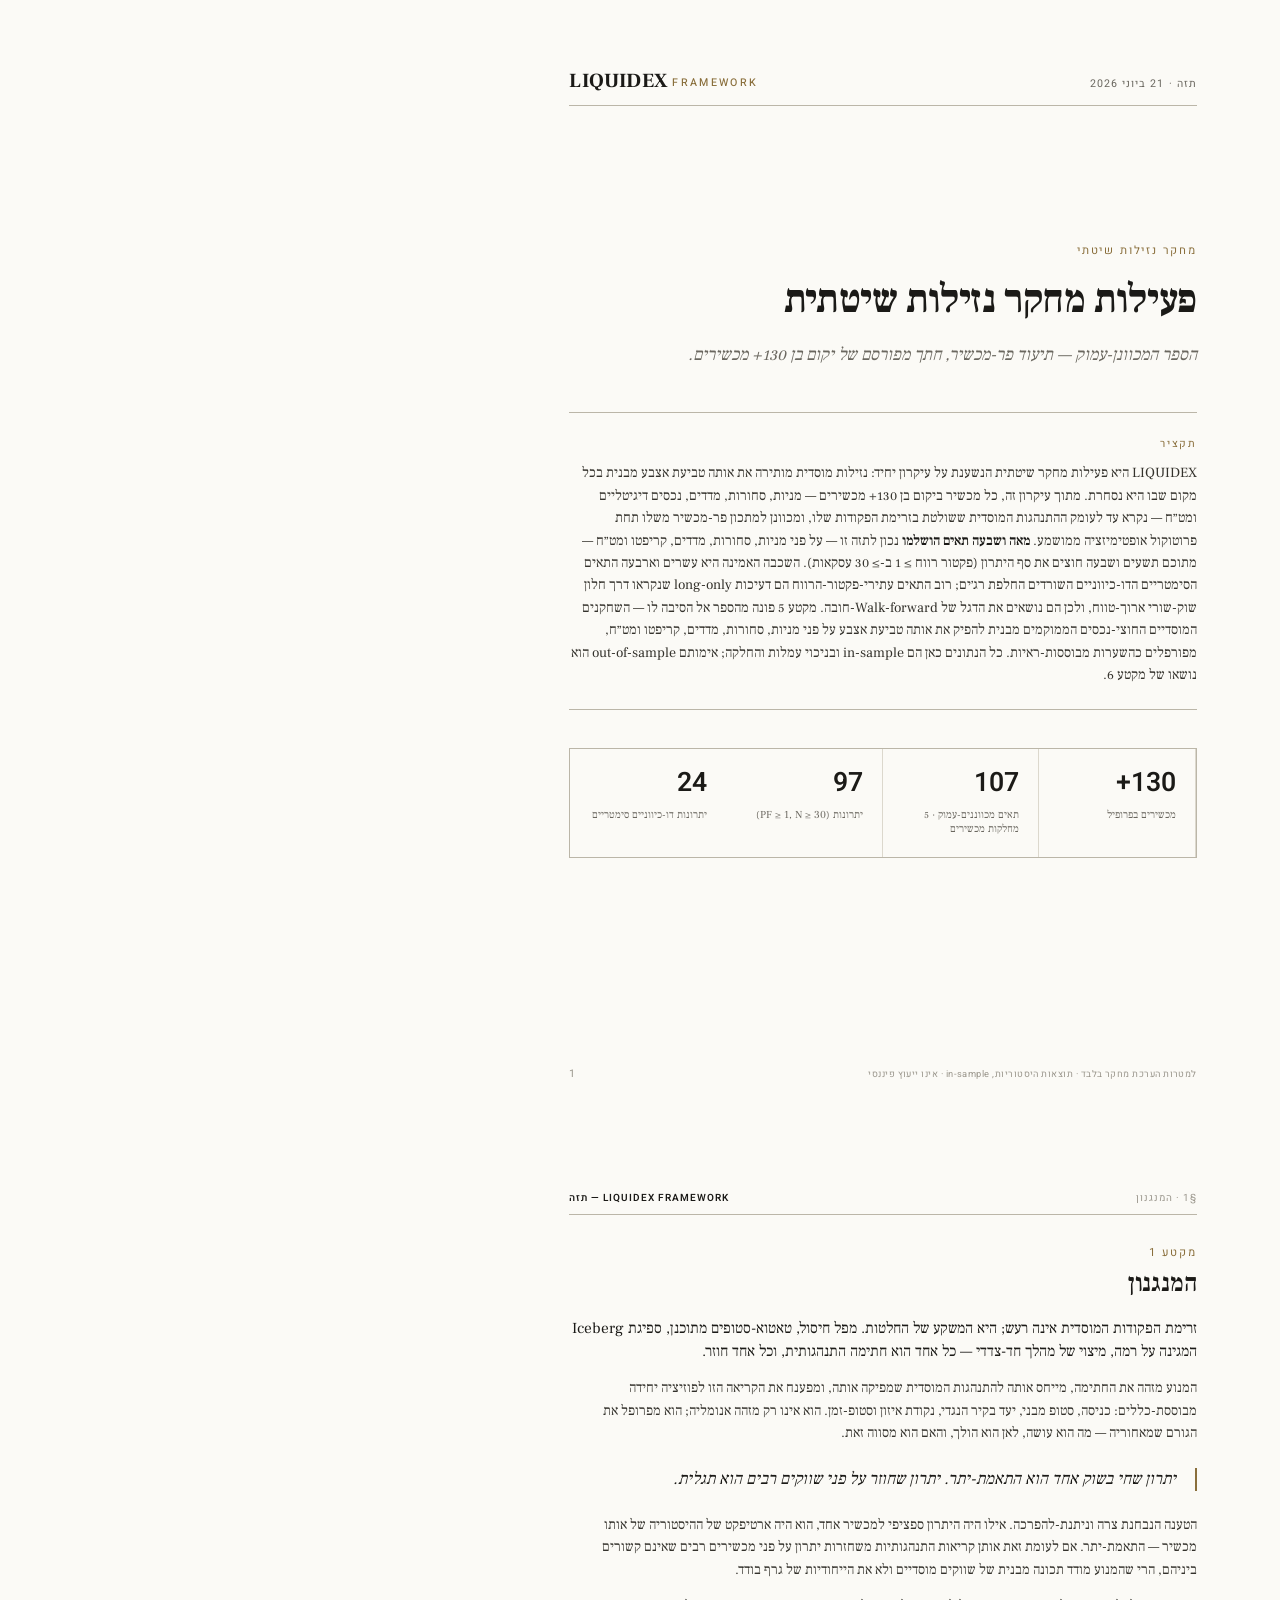
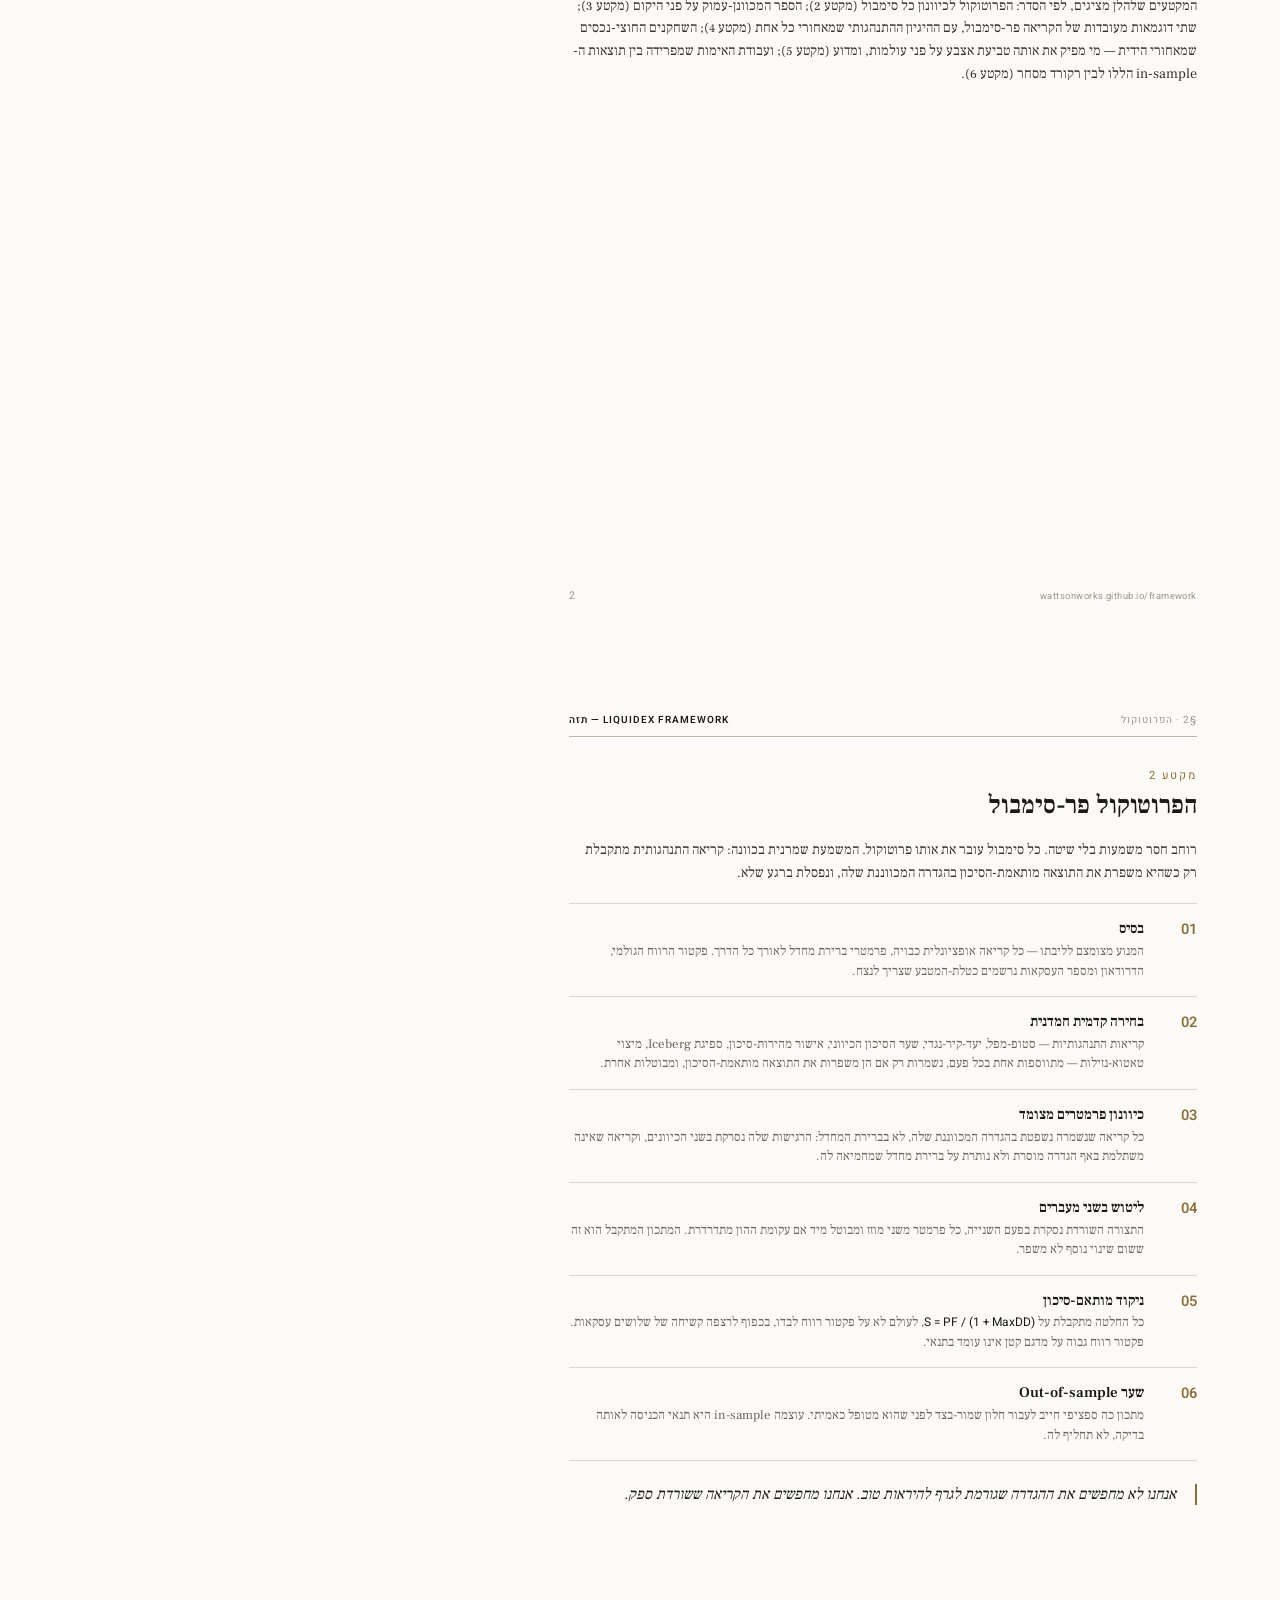
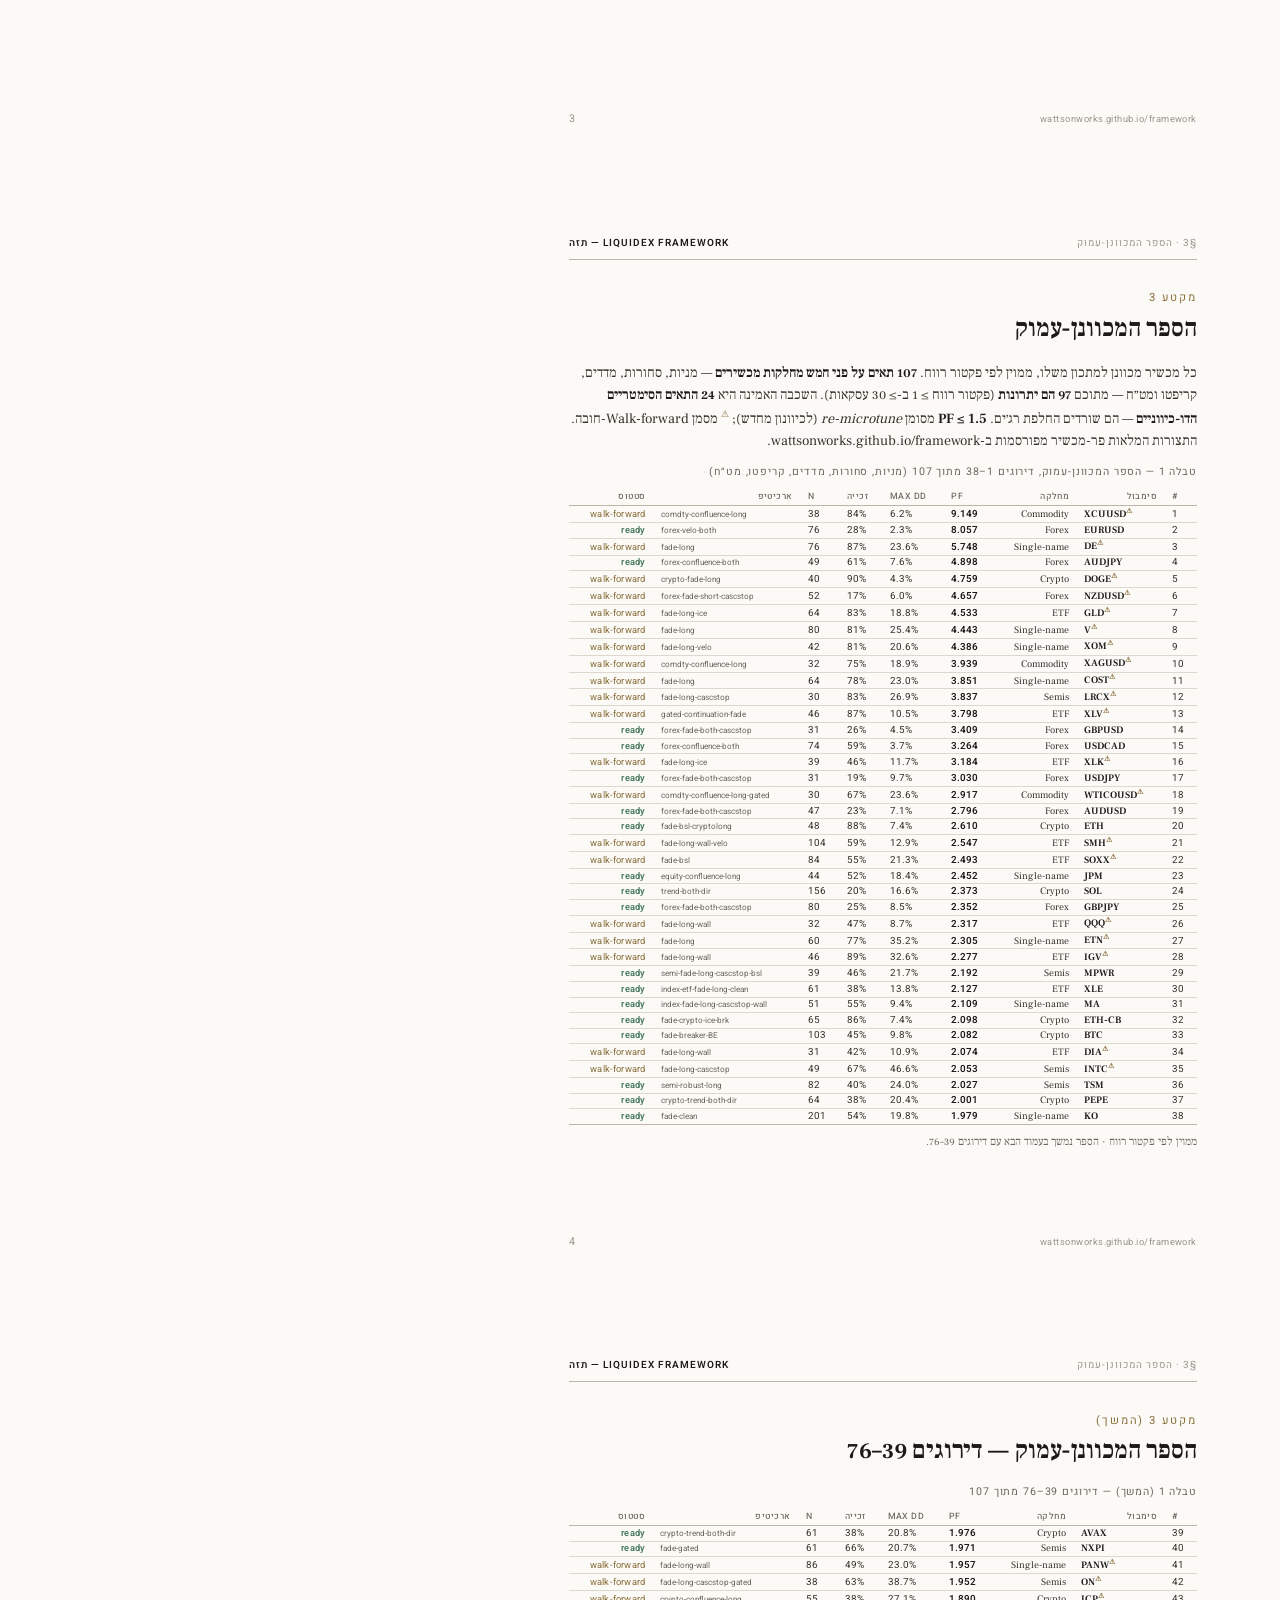
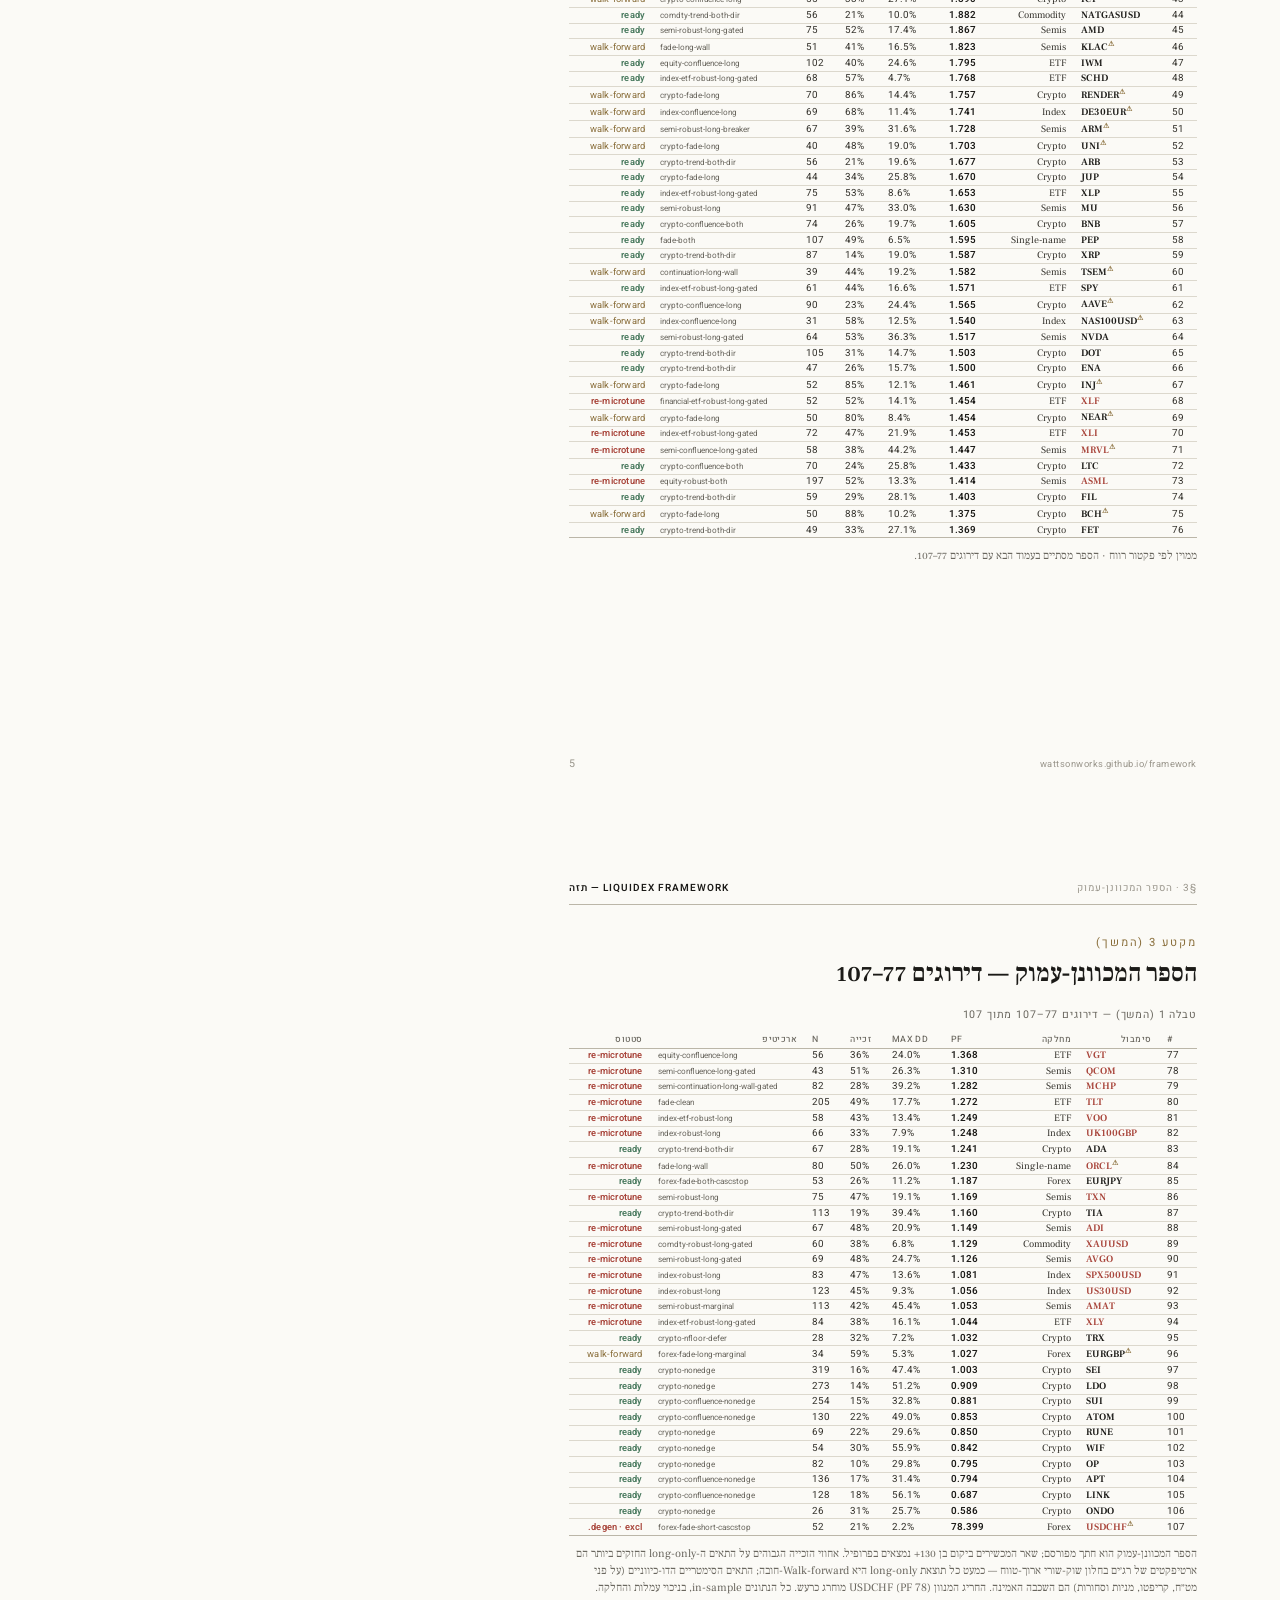
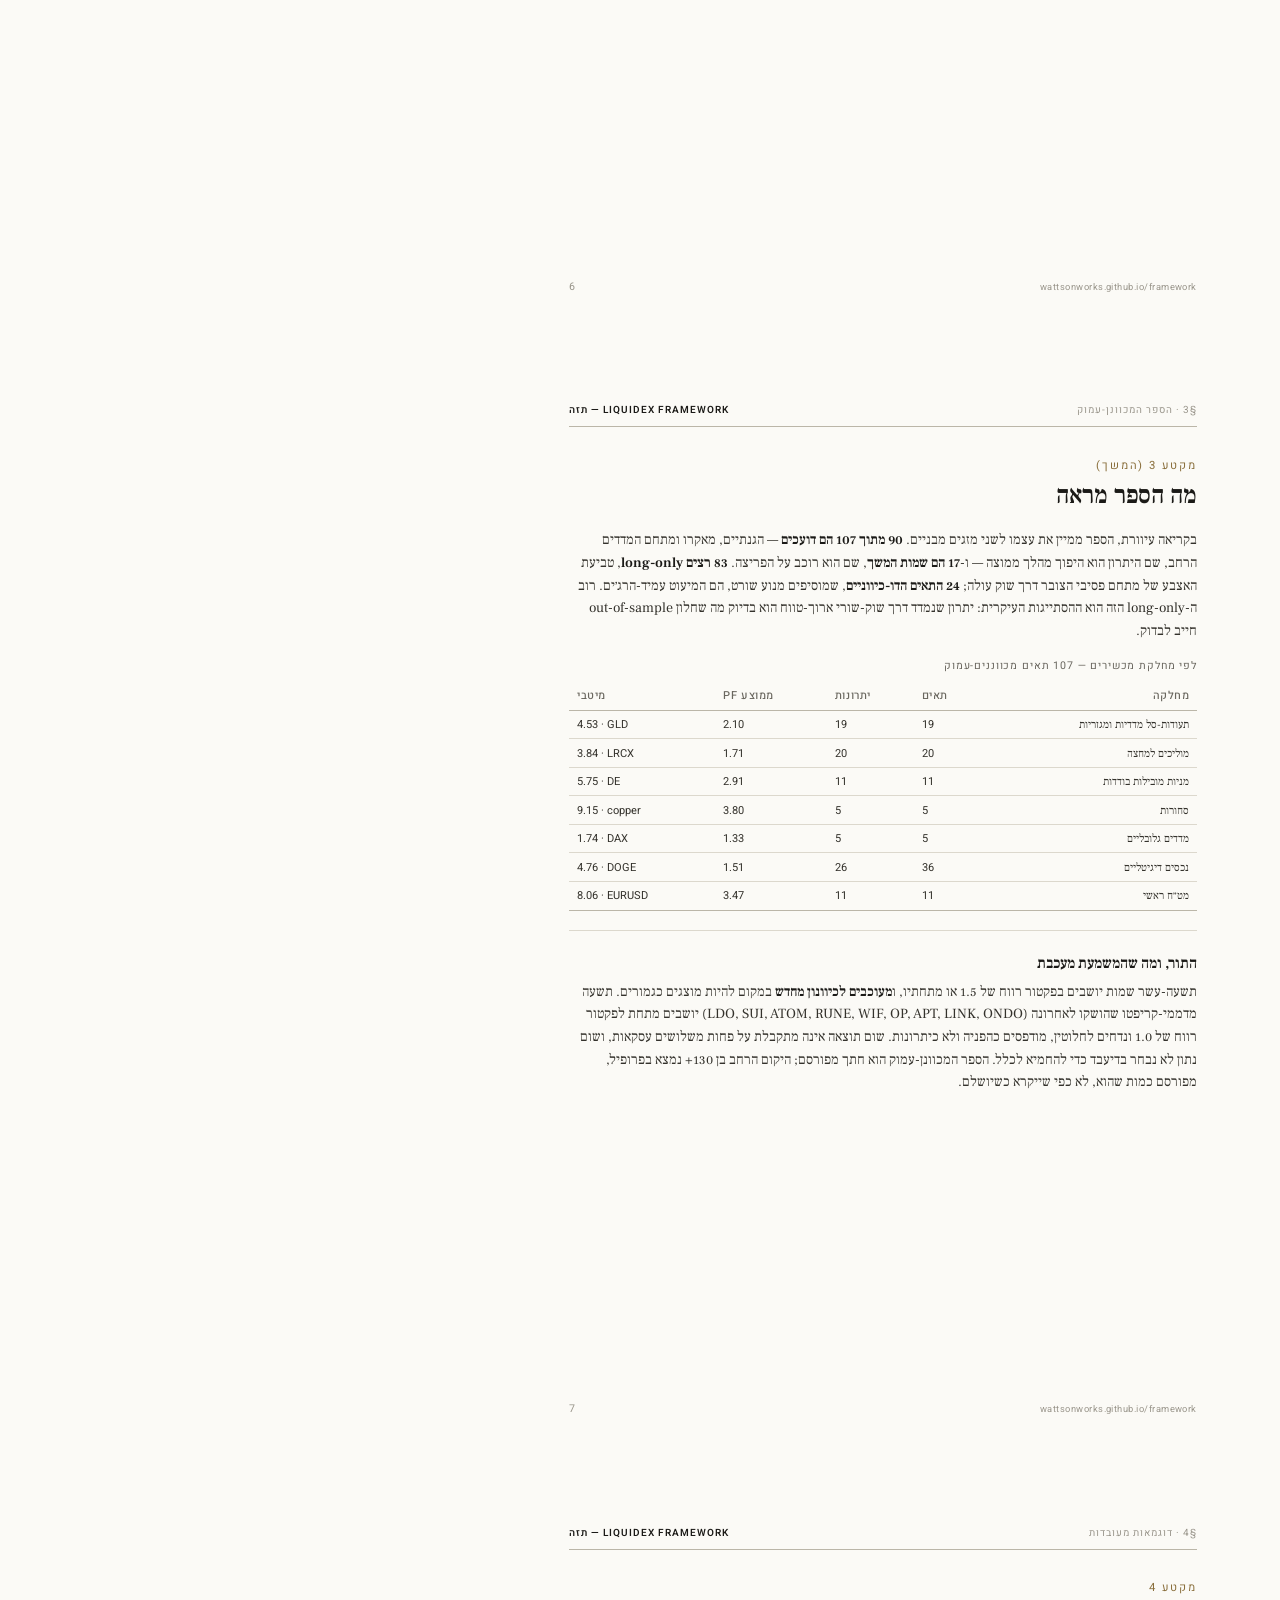
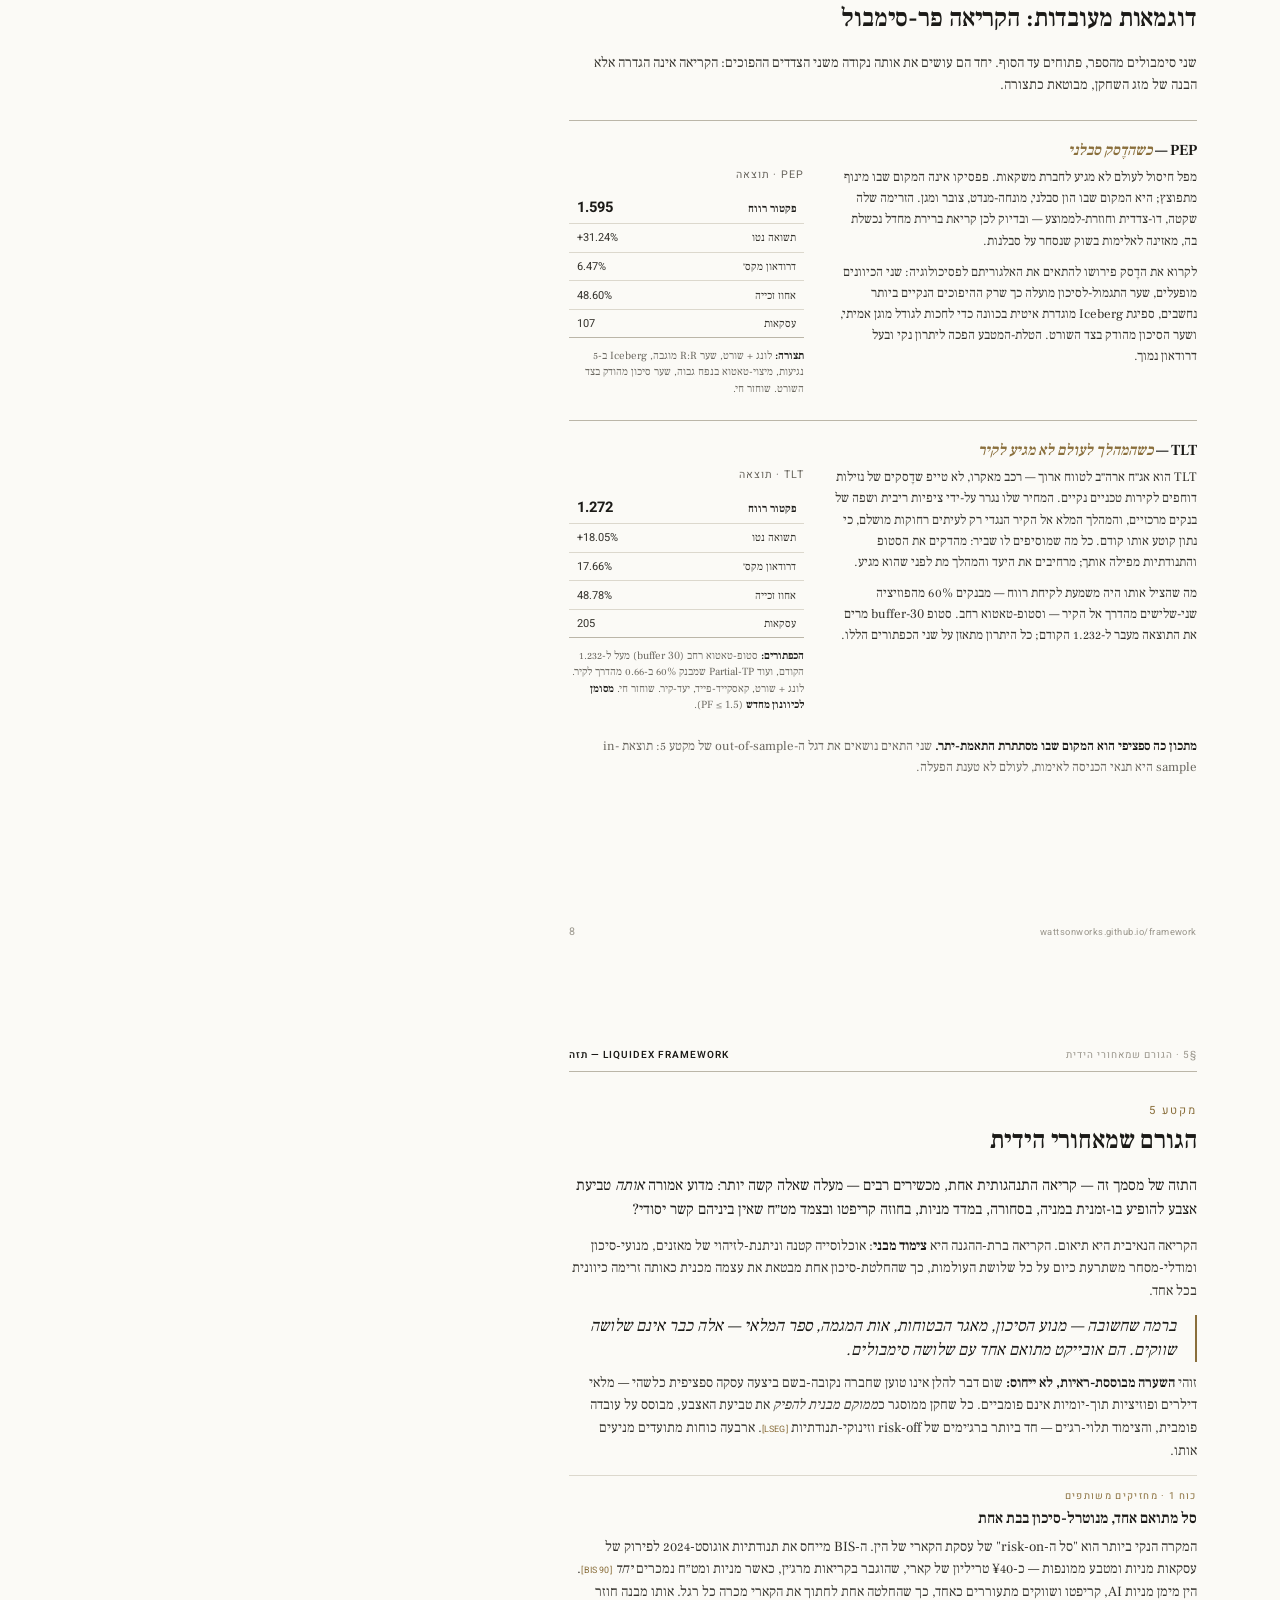
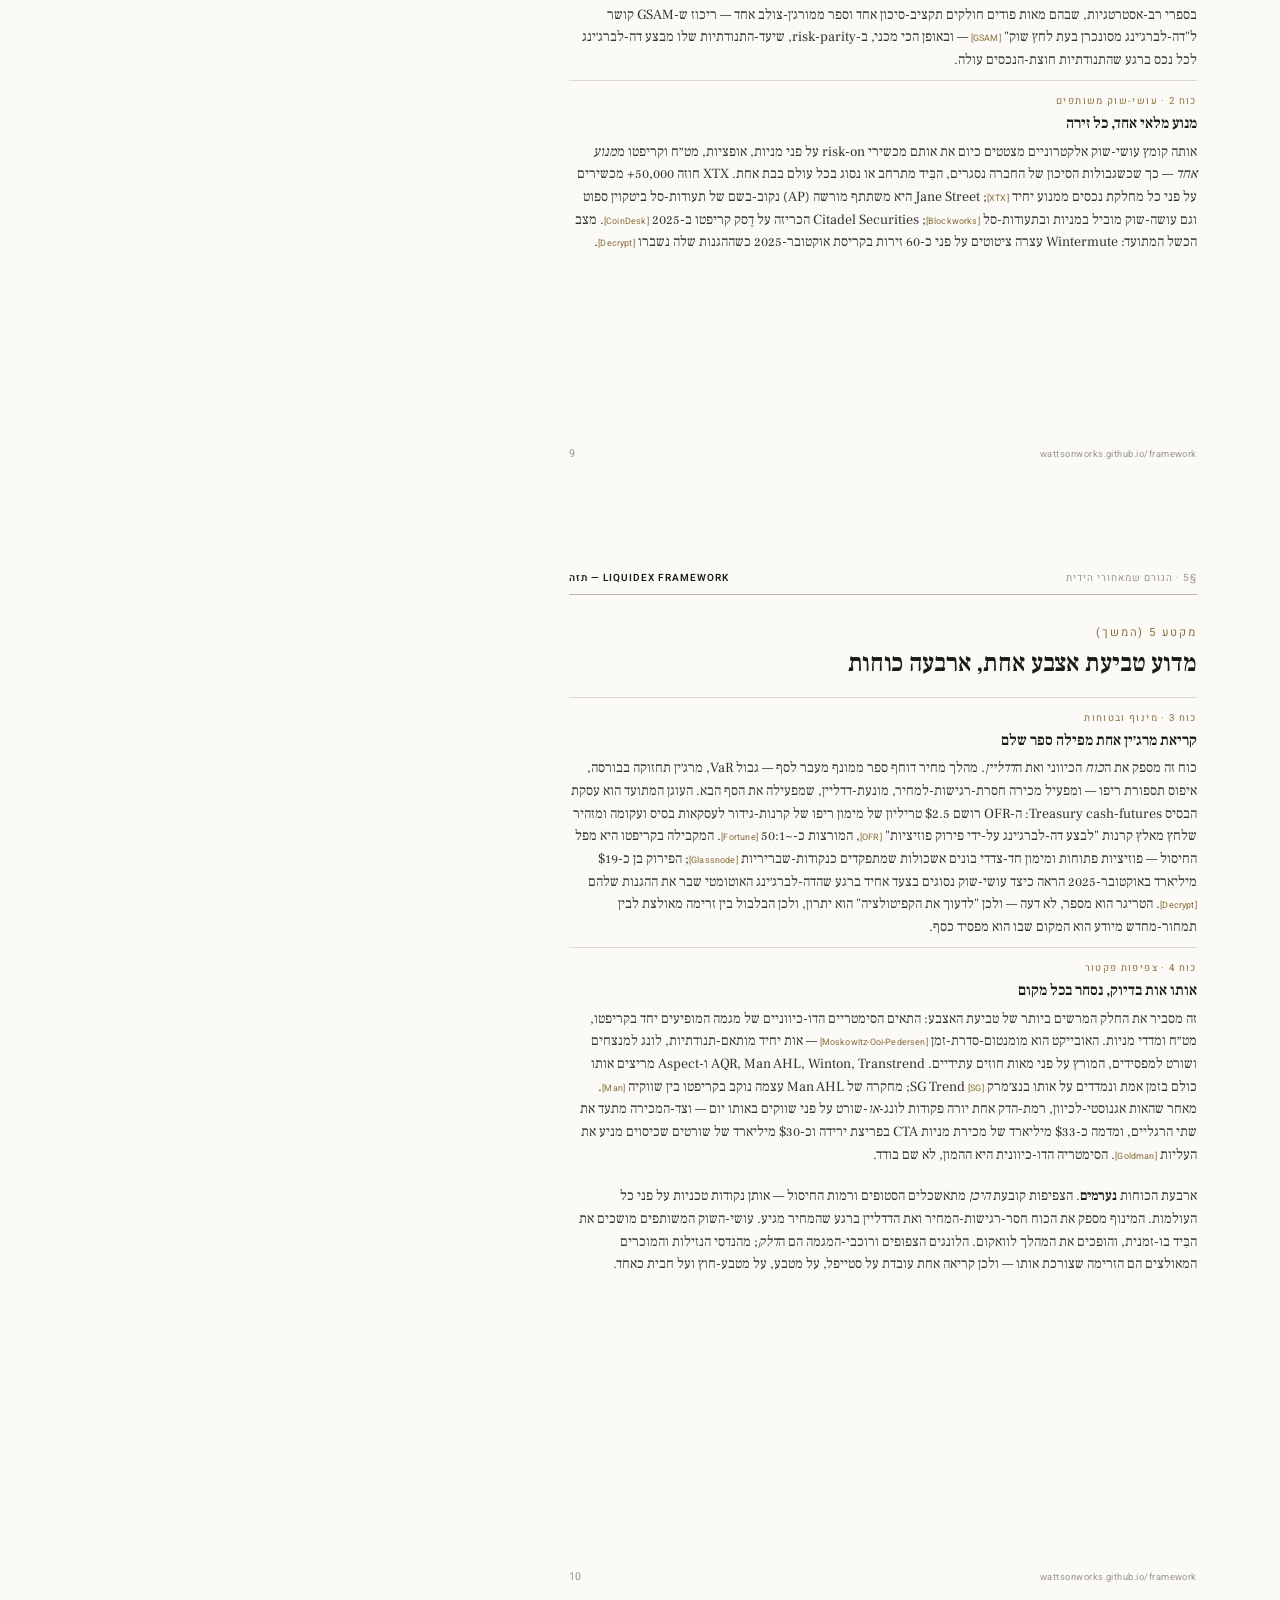
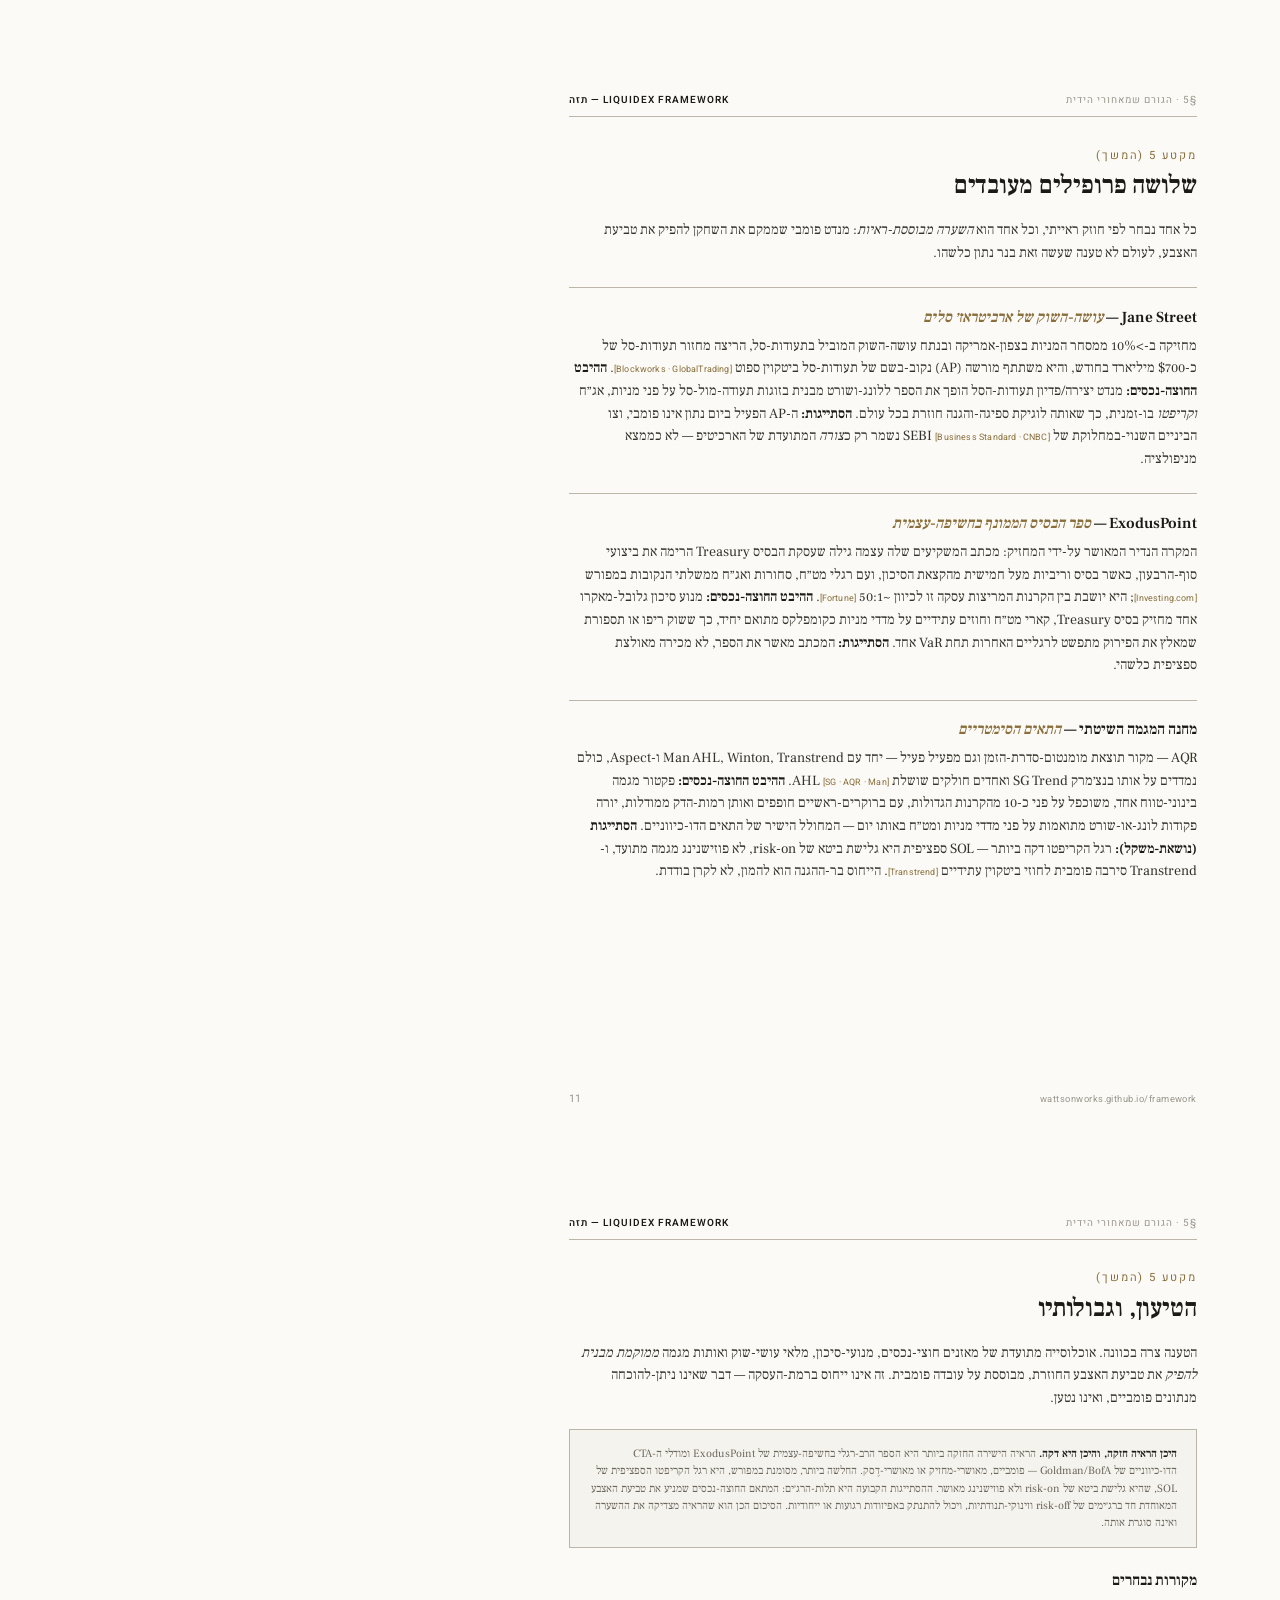
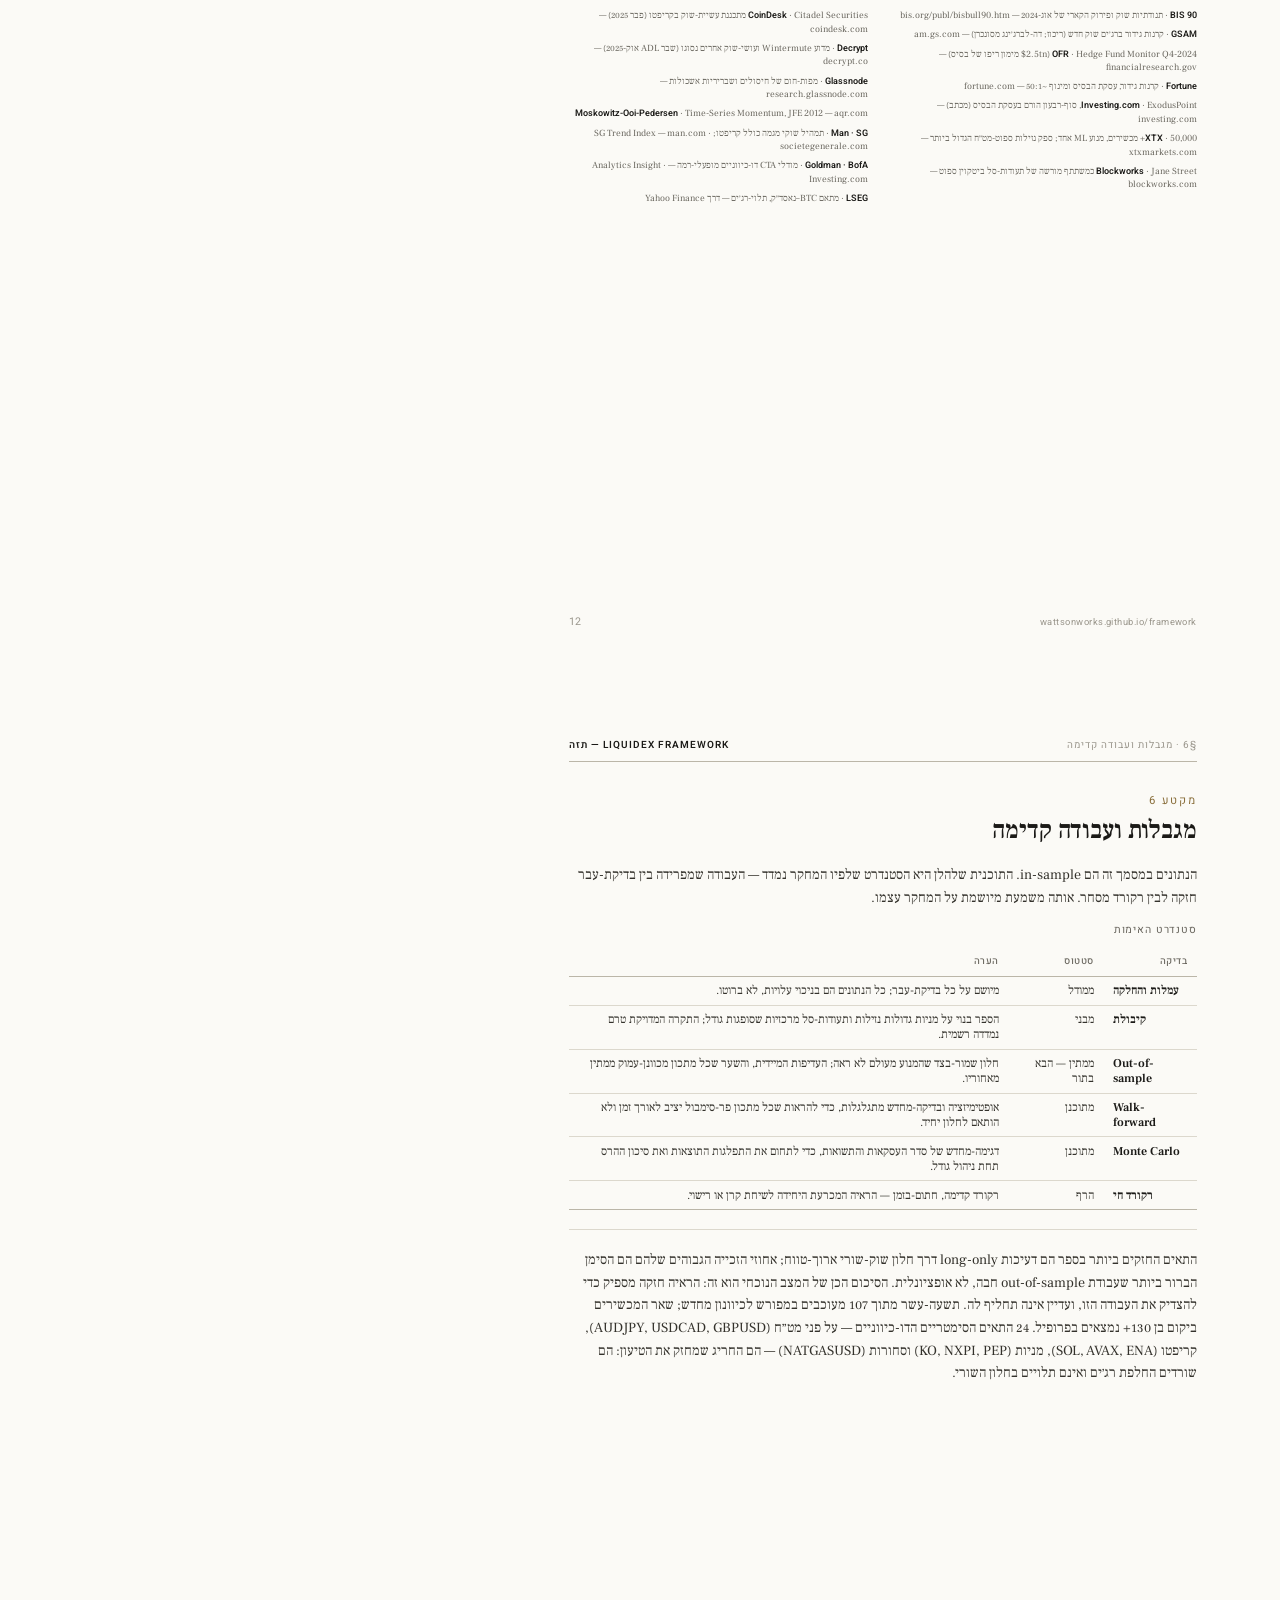
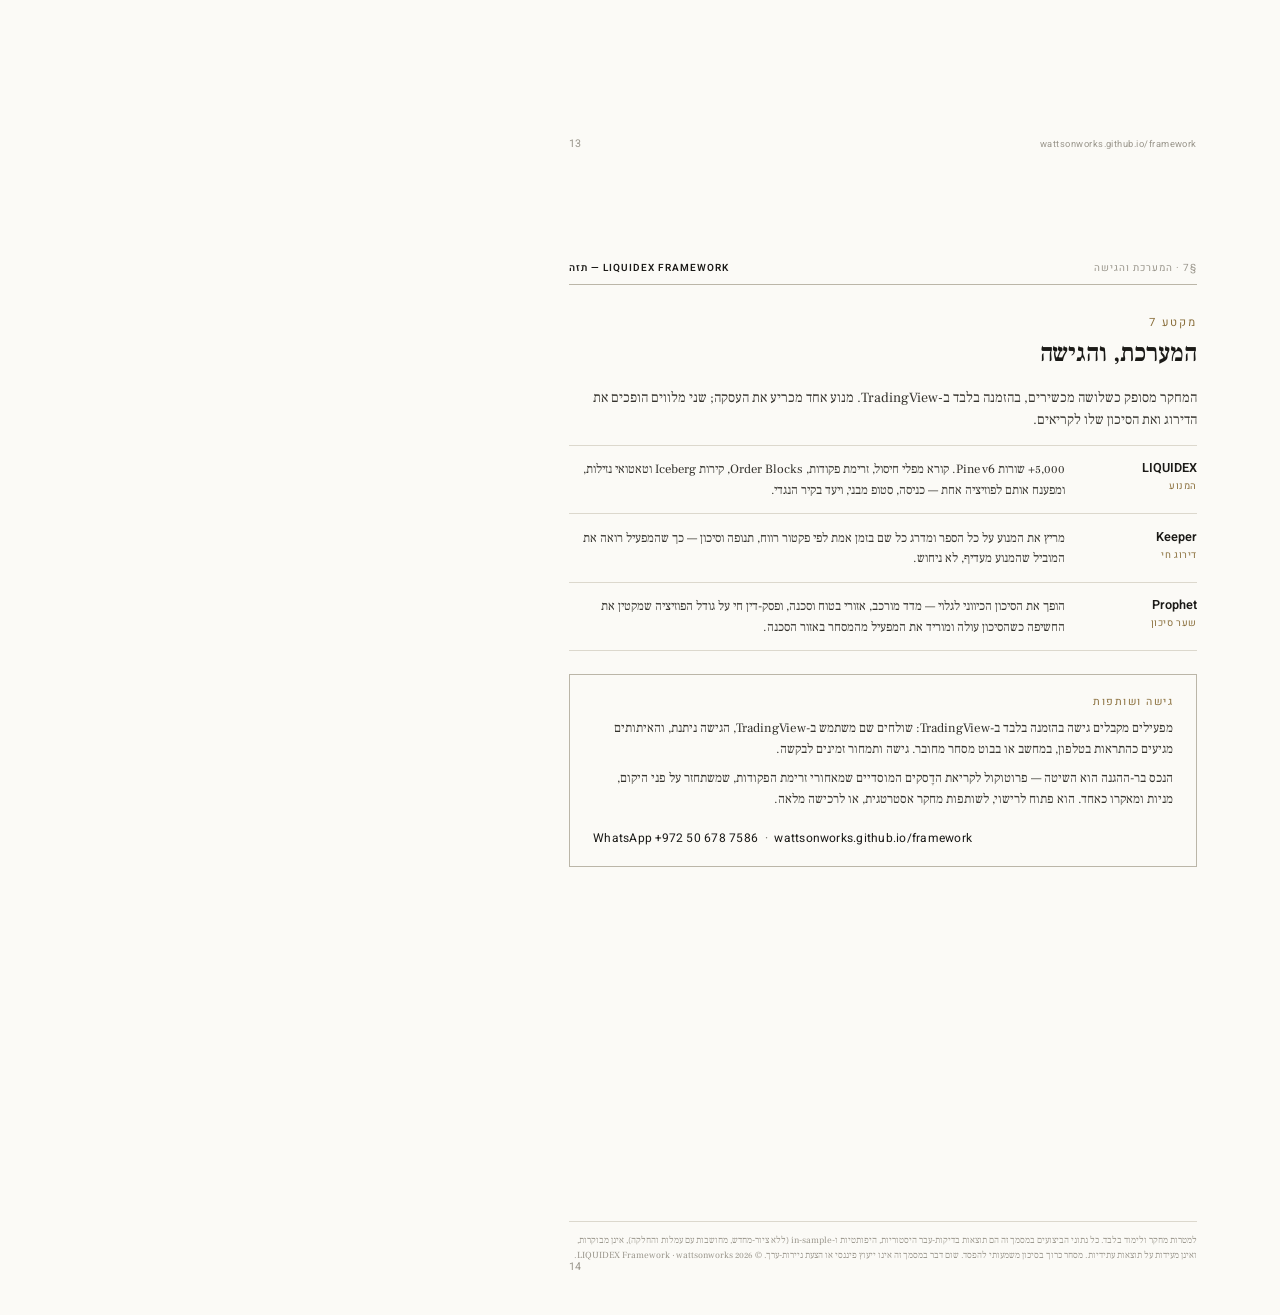
<file: deck-he.html>
<!DOCTYPE html>
<html lang="he" dir="rtl">
<head>
<meta charset="UTF-8" />
<title>LIQUIDEX Framework — תזה</title>
<link rel="preconnect" href="https://fonts.googleapis.com" />
<link rel="preconnect" href="https://fonts.gstatic.com" crossorigin />
<link href="https://fonts.googleapis.com/css2?family=Source+Serif+4:ital,opsz,wght@0,8..60,400;0,8..60,600;0,8..60,700;1,8..60,400&family=JetBrains+Mono:wght@400;500;600&display=swap" rel="stylesheet" />
<link href="https://fonts.googleapis.com/css2?family=Frank+Ruhl+Libre:wght@400;500;600;700&family=Heebo:wght@400;500;600;700&display=swap" rel="stylesheet" />
<style>
  *{ box-sizing:border-box; margin:0; padding:0; -webkit-print-color-adjust:exact; print-color-adjust:exact; }
  @page{ size:A4; margin:0; }
  :root{
    --paper:#fbfaf6; --ink:#1b1a17; --body:#34322c; --muted:#6a675f; --faint:#9a968c;
    --rule:#dcd8cd; --rule2:#bbb6a8; --accent:#8a6f3c;
    --serif:'Source Serif 4', Georgia, 'Times New Roman', serif;
    --mono:'JetBrains Mono', ui-monospace, monospace;
  }
  html,body{ background:var(--paper); color:var(--body); font-family:var(--serif); -webkit-font-smoothing:antialiased; }
  .page{ width:210mm; height:297mm; padding:18mm 22mm 17mm; position:relative; page-break-after:always; background:var(--paper); overflow:hidden; }
  .page:last-child{ page-break-after:auto; }
  .rh{ display:flex; justify-content:space-between; align-items:baseline; border-bottom:0.75pt solid var(--rule2);
       padding-bottom:2.4mm; margin-bottom:7mm; font-family:var(--mono); font-size:7.5pt; letter-spacing:.1em; text-transform:uppercase; color:var(--faint); }
  .rh .b{ color:var(--ink); font-weight:600; }
  .pnum{ position:absolute; bottom:11mm; right:22mm; font-family:var(--mono); font-size:8pt; color:var(--faint); }
  .pfoot{ position:absolute; bottom:11mm; left:22mm; font-family:var(--mono); font-size:7pt; color:var(--faint); letter-spacing:.05em; }
  .secnum{ font-family:var(--mono); font-size:8.5pt; color:var(--accent); letter-spacing:.16em; text-transform:uppercase; }
  h2{ font-weight:600; font-size:19pt; color:var(--ink); line-height:1.15; margin:2mm 0 5mm; letter-spacing:-.005em; }
  h3{ font-weight:600; font-size:11.5pt; color:var(--ink); margin:6mm 0 2mm; }
  p{ font-size:10.5pt; line-height:1.62; color:var(--body); margin-bottom:3.4mm; }
  p:last-child{ margin-bottom:0; }
  p.lead{ font-size:11.5pt; color:var(--ink); line-height:1.55; }
  strong{ color:var(--ink); font-weight:600; }
  em{ font-style:italic; }
  .quote{ font-style:italic; color:var(--ink); border-left:1.5pt solid var(--accent); padding-left:5mm; margin:6mm 0; font-size:12.5pt; line-height:1.4; }
  .rule{ height:0.75pt; background:var(--rule); margin:5mm 0; border:0; }
  sup{ font-size:.66em; vertical-align:super; color:var(--accent); }

  .cover{ padding-top:18mm; }
  .cover .head{ display:flex; justify-content:space-between; align-items:baseline; border-bottom:0.75pt solid var(--rule2); padding-bottom:3mm; }
  .cover .head .nm{ font-family:var(--serif); font-weight:700; font-size:15pt; color:var(--ink); letter-spacing:.01em; }
  .cover .head .nm span{ font-family:var(--mono); font-size:8pt; font-weight:500; letter-spacing:.22em; color:var(--accent); text-transform:uppercase; vertical-align:middle; margin-left:3mm; }
  .cover .head .meta{ font-family:var(--mono); font-size:8pt; letter-spacing:.1em; text-transform:uppercase; color:var(--muted); }
  .cover .titleblock{ margin-top:36mm; }
  .cover .secnum{ display:block; margin-bottom:5mm; }
  .cover h1{ font-weight:700; font-size:30pt; line-height:1.12; color:var(--ink); letter-spacing:-.01em; max-width:150mm; }
  .cover .sub{ font-size:13pt; font-style:italic; color:var(--muted); margin-top:5mm; max-width:150mm; line-height:1.45; }
  .abstract{ margin-top:12mm; border-top:0.75pt solid var(--rule2); border-bottom:0.75pt solid var(--rule2); padding:6mm 0; }
  .abstract .lab{ font-family:var(--mono); font-size:8pt; letter-spacing:.16em; text-transform:uppercase; color:var(--accent); margin-bottom:3mm; }
  .abstract p{ font-size:10.5pt; line-height:1.6; color:var(--body); }
  .keyfig{ display:flex; margin-top:10mm; border:0.75pt solid var(--rule2); }
  .keyfig .kf{ flex:1; padding:5.5mm 5mm; border-right:0.75pt solid var(--rule); }
  .keyfig .kf:last-child{ border-right:0; }
  .keyfig .kf b{ display:block; font-family:var(--mono); font-size:20pt; font-weight:600; color:var(--ink); line-height:1; font-variant-numeric:tabular-nums; }
  .keyfig .kf span{ display:block; margin-top:3mm; font-size:8pt; color:var(--muted); line-height:1.35; }

  ol.proto{ list-style:none; counter-reset:p; margin:5mm 0 0; }
  ol.proto li{ counter-increment:p; position:relative; padding:4mm 0 4mm 14mm; border-top:0.75pt solid var(--rule); }
  ol.proto li:last-child{ border-bottom:0.75pt solid var(--rule); }
  ol.proto li::before{ content:counter(p,decimal-leading-zero); position:absolute; left:0; top:4mm; font-family:var(--mono); font-size:11pt; font-weight:600; color:var(--accent); }
  ol.proto h4{ font-weight:600; font-size:11pt; color:var(--ink); margin-bottom:1mm; }
  ol.proto p{ font-size:9.7pt; color:var(--muted); line-height:1.5; margin:0; }
  ol.proto .mono{ font-family:var(--mono); font-size:9pt; color:var(--ink); }

  table{ width:100%; border-collapse:collapse; margin:3mm 0 2mm; }
  caption{ caption-side:top; text-align:left; font-family:var(--mono); font-size:8pt; letter-spacing:.08em; text-transform:uppercase; color:var(--muted); margin-bottom:2.5mm; }
  th{ text-align:left; font-family:var(--mono); font-size:7.3pt; letter-spacing:.05em; text-transform:uppercase; color:var(--muted); font-weight:500; padding:2mm 2.5mm; border-bottom:1pt solid var(--rule2); white-space:nowrap; }
  td{ font-size:9pt; padding:1.7mm 2.5mm; border-bottom:0.75pt solid var(--rule); color:var(--body); vertical-align:baseline; }
  tr:last-child td{ border-bottom:1pt solid var(--rule2); }
  th.r, td.r{ text-align:right; }
  td.sym{ font-weight:600; color:var(--ink); }
  td.num{ font-family:var(--mono); font-variant-numeric:tabular-nums; }
  td.fpf{ font-family:var(--mono); font-weight:600; color:var(--ink); }
  .tcap{ font-size:8.5pt; color:var(--muted); line-height:1.5; margin-top:2.5mm; }
  .tcap strong{ color:var(--ink); }

  table.dense th{ padding:0.9mm 2mm; font-size:6.6pt; line-height:1.1; }
  table.dense td{ padding:0.45mm 2mm; font-size:7.4pt; line-height:1.14; }
  table.dense td.arch{ font-family:var(--mono); font-size:6.1pt; color:var(--muted); white-space:nowrap; }
  table.dense td.st-ready,table.dense td.st-wf,table.dense td.st-remicro{ font-family:var(--mono); font-size:7pt; letter-spacing:.02em; }
  .st-ready{ color:#4a7a5f; font-weight:600; }
  .st-wf{ color:var(--accent); }
  .st-remicro{ color:#a8443a; font-weight:600; }
  table.dense tr.loss td.sym{ color:#a8443a; }

  .grid2{ display:flex; gap:8mm; }
  .grid2 > div{ flex:1; }

  .case{ border-top:0.75pt solid var(--rule2); padding-top:5mm; margin-top:6mm; }
  .case:first-of-type{ border-top:0; padding-top:0; margin-top:0; }
  .case h3{ margin-top:0; }
  .case h3 em{ color:var(--accent); font-style:italic; font-weight:600; }
  .caserow{ display:flex; gap:8mm; align-items:flex-start; }
  .caserow .prose{ flex:1.55; }
  .caserow .prose p{ font-size:9.8pt; margin-bottom:2.6mm; }
  .caserow .data{ flex:1; }
  table.mini{ margin:0; }
  table.mini td, table.mini th{ font-size:8.3pt; padding:1.4mm 2mm; }
  table.mini .big{ font-family:var(--mono); font-weight:700; font-size:11pt; color:var(--ink); }
  .confnote{ font-size:8.2pt; color:var(--muted); line-height:1.5; margin-top:2.5mm; }
  .confnote strong{ color:var(--ink); }

  .syslist{ margin-top:3mm; }
  .sysitem{ display:flex; gap:5mm; padding:3.5mm 0; border-top:0.75pt solid var(--rule); }
  .sysitem:last-of-type{ border-bottom:0.75pt solid var(--rule); }
  .sysitem .id{ font-family:var(--mono); font-size:9.5pt; font-weight:600; color:var(--ink); min-width:30mm; }
  .sysitem .id span{ display:block; font-size:7.3pt; font-weight:400; letter-spacing:.06em; text-transform:uppercase; color:var(--accent); margin-top:.5mm; }
  .sysitem p{ font-size:9.5pt; margin:0; }
  .access{ margin-top:6mm; border:0.75pt solid var(--rule2); padding:5mm 6mm; }
  .access .lab{ font-family:var(--mono); font-size:8pt; letter-spacing:.14em; text-transform:uppercase; color:var(--accent); margin-bottom:2.5mm; }
  .access p{ font-size:9.7pt; margin-bottom:2mm; }
  .contact{ margin-top:5mm; font-family:var(--mono); font-size:9pt; color:var(--ink); letter-spacing:.02em; }
  .contact span{ color:var(--muted); }
  .disc{ position:absolute; bottom:14mm; left:22mm; right:22mm; font-size:7pt; color:var(--faint); line-height:1.55; border-top:0.75pt solid var(--rule); padding-top:3mm; }

  .cite{ font-family:var(--mono); font-size:6.7pt; color:var(--accent); letter-spacing:.02em; white-space:nowrap; }
  .mech{ border-top:0.75pt solid var(--rule); padding-top:2.2mm; margin-top:2.2mm; }
  .mech h3{ margin-top:1mm; }
  .mech .tag{ font-family:var(--mono); font-size:7.3pt; letter-spacing:.14em; text-transform:uppercase; color:var(--accent); }
  .efoot{ border:0.75pt solid var(--rule2); background:rgba(138,111,60,.05); padding:4mm 5mm; margin-top:5mm; font-size:8.4pt; line-height:1.55; color:var(--muted); }
  .efoot strong{ color:var(--ink); }
  .srcs{ columns:2; column-gap:8mm; margin-top:5mm; }
  .srcs .s{ break-inside:avoid; font-size:7pt; line-height:1.45; color:var(--muted); margin-bottom:1.5mm; }
  .srcs .s b{ color:var(--ink); font-family:var(--mono); font-size:6.8pt; font-weight:600; }

  /* ===== RTL / Hebrew overrides (appended; do not delete rules above) ===== */
  body{ direction:rtl; }
  :root{
    --serif:'Frank Ruhl Libre', 'Source Serif 4', Georgia, serif;
    --mono:'Heebo', 'JetBrains Mono', ui-monospace, monospace;
  }
  body,p,h1,h2,h3,.lead{ text-align:right; }
  .rh{ flex-direction:row-reverse; }
  .cover .head{ flex-direction:row-reverse; }
  .cover .head .nm span{ margin-left:0; margin-right:3mm; }
  caption{ text-align:right; }
  th,td{ text-align:right; }
  th.r, td.r{ text-align:left; }
  /* keep numeric / ticker columns reading LTR so PF/DD/N/% stay correct */
  td.num,td.r,td.fpf,th.r,td.sym{ direction:ltr; text-align:left; }
  table.mini td.r, table.mini td.big{ direction:ltr; text-align:left; }
  table.dense td.arch{ direction:ltr; text-align:left; }
  .quote{ border-left:0; border-right:1.5pt solid var(--accent); padding-left:0; padding-right:5mm; }
  ol.proto li{ padding:4mm 14mm 4mm 0; }
  ol.proto li::before{ left:auto; right:0; }
  .pnum{ right:auto; left:22mm; }
  .pfoot{ left:auto; right:22mm; text-align:right; }
  .contact{ direction:ltr; text-align:left; }
  .cite{ direction:ltr; }
  ol.proto .mono, .sysitem .id, .access .lab, .abstract .lab, .secnum{ direction:ltr; }
</style>
</head>
<body>

<!-- PAGE 1 — TITLE -->
<section class="page cover">
  <div class="head">
    <div class="nm">LIQUIDEX <span>Framework</span></div>
    <div class="meta">תזה · 21 ביוני 2026</div>
  </div>
  <div class="titleblock">
    <span class="secnum">מחקר נזילות שיטתי</span>
    <h1>פעילות מחקר נזילות שיטתית</h1>
    <div class="sub">הספר המכוונן-עמוק — תיעוד פר-מכשיר, חתך מפורסם של יקום בן 130+ מכשירים.</div>
    <div class="abstract">
      <div class="lab">תקציר</div>
      <p>LIQUIDEX היא פעילות מחקר שיטתית הנשענת על עיקרון יחיד: נזילות מוסדית מותירה את אותה טביעת אצבע מבנית בכל מקום שבו היא נסחרת. מתוך עיקרון זה, כל מכשיר ביקום בן 130+ מכשירים — מניות, סחורות, מדדים, נכסים דיגיטליים ומט״ח — נקרא עד לעומק ההתנהגות המוסדית ששולטת בזרימת הפקודות שלו, ומכוונן למתכון פר-מכשיר משלו תחת פרוטוקול אופטימיזציה ממושמע. <strong>מאה ושבעה תאים הושלמו</strong> נכון לתזה זו — על פני מניות, סחורות, מדדים, קריפטו ומט״ח — מתוכם תשעים ושבעה חוצים את סף היתרון (פקטור רווח ≥ 1 ב-≥ 30 עסקאות). השכבה האמינה היא עשרים וארבעה התאים הסימטריים הדו-כיווניים השורדים החלפת רג׳ים; רוב התאים עתירי-פקטור-הרווח הם דעיכות long-only שנקראו דרך חלון שוק-שורי ארוך-טווח, ולכן הם נושאים את הדגל של Walk-forward-חובה. מקטע 5 פונה מהספר אל הסיבה לו — השחקנים המוסדיים החוצי-נכסים הממוקמים מבנית להפיק את אותה טביעת אצבע על פני מניות, סחורות, מדדים, קריפטו ומט״ח, מפורפלים כהשערות מבוססות-ראיות. כל הנתונים כאן הם in-sample ובניכוי עמלות והחלקה; אימותם out-of-sample הוא נושאו של מקטע 6.</p>
    </div>
    <div class="keyfig">
      <div class="kf"><b>130+</b><span>מכשירים בפרופיל</span></div>
      <div class="kf"><b>107</b><span>תאים מכווננים-עמוק · 5 מחלקות מכשירים</span></div>
      <div class="kf"><b>97</b><span>יתרונות (PF &ge; 1, N &ge; 30)</span></div>
      <div class="kf"><b>24</b><span>יתרונות דו-כיווניים סימטריים</span></div>
    </div>
  </div>
  <div class="pfoot">למטרות הערכת מחקר בלבד · תוצאות היסטוריות, in-sample · אינו ייעוץ פיננסי</div>
  <div class="pnum">1</div>
</section>

<!-- PAGE 2 — THE MECHANISM -->
<section class="page">
  <div class="rh"><span class="b">LIQUIDEX Framework — תזה</span><span>§1 · המנגנון</span></div>
  <span class="secnum">מקטע 1</span>
  <h2>המנגנון</h2>
  <p class="lead">זרימת הפקודות המוסדית אינה רעש; היא המשקע של החלטות. מפל חיסול, טאטוא-סטופים מתוכנן, ספיגת Iceberg המגינה על רמה, מיצוי של מהלך חד-צדדי — כל אחד הוא חתימה התנהגותית, וכל אחד חוזר.</p>
  <p>המנוע מזהה את החתימה, מייחס אותה להתנהגות המוסדית שמפיקה אותה, ומפענח את הקריאה הזו לפוזיציה יחידה מבוססת-כללים: כניסה, סטופ מבני, יעד בקיר הנגדי, נקודת איזון וסטופ-זמן. הוא אינו רק מזהה אנומליה; הוא מפרופל את הגורם שמאחוריה — מה הוא עושה, לאן הוא הולך, והאם הוא מסווה זאת.</p>
  <div class="quote">יתרון שחי בשוק אחד הוא התאמת-יתר. יתרון שחוזר על פני שווקים רבים הוא תגלית.</div>
  <p>הטענה הנבחנת צרה וניתנת-להפרכה. אילו היה היתרון ספציפי למכשיר אחד, הוא היה ארטיפקט של ההיסטוריה של אותו מכשיר — התאמת-יתר. אם לעומת זאת אותן קריאות התנהגותיות משחזרות יתרון על פני מכשירים רבים שאינם קשורים ביניהם, הרי שהמנוע מודד תכונה מבנית של שווקים מוסדיים ולא את הייחודיות של גרף בודד.</p>
  <p>המקטעים שלהלן מציגים, לפי הסדר: הפרוטוקול לכיוונון כל סימבול (מקטע 2); הספר המכוונן-עמוק על פני היקום (מקטע 3); שתי דוגמאות מעובדות של הקריאה פר-סימבול, עם ההיגיון ההתנהגותי שמאחורי כל אחת (מקטע 4); השחקנים החוצי-נכסים שמאחורי הידית — מי מפיק את אותה טביעת אצבע על פני עולמות, ומדוע (מקטע 5); ועבודת האימות שמפרידה בין תוצאות ה-in-sample הללו לבין רקורד מסחר (מקטע 6).</p>
  <div class="pfoot">wattsonworks.github.io/framework</div>
  <div class="pnum">2</div>
</section>

<!-- PAGE 3 — THE PROTOCOL -->
<section class="page">
  <div class="rh"><span class="b">LIQUIDEX Framework — תזה</span><span>§2 · הפרוטוקול</span></div>
  <span class="secnum">מקטע 2</span>
  <h2>הפרוטוקול פר-סימבול</h2>
  <p>רוחב חסר משמעות בלי שיטה. כל סימבול עובר את אותו פרוטוקול. המשמעת שמרנית בכוונה: קריאה התנהגותית מתקבלת רק כשהיא משפרת את התוצאה מותאמת-הסיכון בהגדרה המכווננת שלה, ונפסלת ברגע שלא.</p>
  <ol class="proto">
    <li><h4>בסיס</h4><p>המנוע מצומצם לליבתו — כל קריאה אופציונלית כבויה, פרמטרי ברירת מחדל לאורך כל הדרך. פקטור הרווח הגולמי, הדרודאון ומספר העסקאות נרשמים כטלת-המטבע שצריך לנצח.</p></li>
    <li><h4>בחירה קדמית חמדנית</h4><p>קריאות התנהגותיות — סטופ-מפל, יעד-קיר-נגדי, שער הסיכון הכיווני, אישור מהירות-סיכון, ספיגת Iceberg, מיצוי טאטוא-נזילות — מתווספות אחת בכל פעם, נשמרות רק אם הן משפרות את התוצאה מותאמת-הסיכון, ומבוטלות אחרת.</p></li>
    <li><h4>כיוונון פרמטרים מצומד</h4><p>כל קריאה שנשמרה נשפטת בהגדרה המכווננת שלה, לא בברירת המחדל: הרגישות שלה נסרקת בשני הכיוונים, וקריאה שאינה משתלמת באף הגדרה מוסרת ולא נותרת על ברירת מחדל שמחמיאה לה.</p></li>
    <li><h4>ליטוש בשני מעברים</h4><p>התצורה השורדת נסקרת בפעם השנייה, כל פרמטר משני מוזז ומבוטל מיד אם עקומת ההון מתדרדרת. המתכון המתקבל הוא זה ששום שינוי נוסף לא משפר.</p></li>
    <li><h4>ניקוד מותאם-סיכון</h4><p>כל החלטה מתקבלת על <span class="mono">S = PF / (1 + MaxDD)</span>, לעולם לא על פקטור רווח לבדו, בכפוף לרצפה קשיחה של שלושים עסקאות. פקטור רווח גבוה על מדגם קטן אינו עומד בתנאי.</p></li>
    <li><h4>שער Out-of-sample</h4><p>מתכון כה ספציפי חייב לעבור חלון שמור-בצד לפני שהוא מטופל כאמיתי. עוצמה in-sample היא תנאי הכניסה לאותה בדיקה, לא תחליף לה.</p></li>
  </ol>
  <div class="quote" style="font-size:11.5pt;margin-top:6mm">אנחנו לא מחפשים את ההגדרה שגורמת לגרף להיראות טוב. אנחנו מחפשים את הקריאה ששורדת ספק.</div>
  <div class="pfoot">wattsonworks.github.io/framework</div>
  <div class="pnum">3</div>
</section>

<!-- PAGE 4 — THE DEEP-TUNED BOOK (ranks 1-40) -->
<section class="page">
  <div class="rh"><span class="b">LIQUIDEX Framework — תזה</span><span>§3 · הספר המכוונן-עמוק</span></div>
  <span class="secnum">מקטע 3</span>
  <h2>הספר המכוונן-עמוק</h2>
  <p style="margin-bottom:2mm">כל מכשיר מכוונן למתכון משלו, ממוין לפי פקטור רווח. <strong>107 תאים על פני חמש מחלקות מכשירים</strong> — מניות, סחורות, מדדים, קריפטו ומט״ח — מתוכם <strong>97 הם יתרונות</strong> (פקטור רווח &ge; 1 ב-&ge; 30 עסקאות). השכבה האמינה היא <strong>24 התאים הסימטריים הדו-כיווניים</strong> — הם שורדים החלפת רג׳ים. <strong>PF &le; 1.5</strong> מסומן <em>re-microtune</em> (לכיוונון מחדש); <sup>&#9888;</sup> מסמן Walk-forward-חובה. התצורות המלאות פר-מכשיר מפורסמות ב-wattsonworks.github.io/framework.</p>
  <table class="dense">
    <caption>טבלה 1 — הספר המכוונן-עמוק, דירוגים 1&ndash;38 מתוך 107 (מניות, סחורות, מדדים, קריפטו, מט״ח)</caption>
    <thead><tr>
      <th class="r">#</th><th>סימבול</th><th>מחלקה</th><th class="r">PF</th><th class="r">Max&nbsp;DD</th><th class="r">זכייה</th><th class="r">N</th><th>ארכיטיפ</th><th>סטטוס</th>
    </tr></thead>
    <tbody>
    <!--DECK_DEEP_START-->
    <tr><td class="r num">1</td><td class="sym">XCUUSD<sup>&#9888;</sup></td><td>Commodity</td><td class="r fpf">9.149</td><td class="r num">6.2%</td><td class="r num">84%</td><td class="r num">38</td><td class="arch">comdty-confluence-long</td><td class="st-wf">walk-forward</td></tr>
    <tr><td class="r num">2</td><td class="sym">EURUSD</td><td>Forex</td><td class="r fpf">8.057</td><td class="r num">2.3%</td><td class="r num">28%</td><td class="r num">76</td><td class="arch">forex-velo-both</td><td class="st-ready">ready</td></tr>
    <tr><td class="r num">3</td><td class="sym">DE<sup>&#9888;</sup></td><td>Single-name</td><td class="r fpf">5.748</td><td class="r num">23.6%</td><td class="r num">87%</td><td class="r num">76</td><td class="arch">fade-long</td><td class="st-wf">walk-forward</td></tr>
    <tr><td class="r num">4</td><td class="sym">AUDJPY</td><td>Forex</td><td class="r fpf">4.898</td><td class="r num">7.6%</td><td class="r num">61%</td><td class="r num">49</td><td class="arch">forex-confluence-both</td><td class="st-ready">ready</td></tr>
    <tr><td class="r num">5</td><td class="sym">DOGE<sup>&#9888;</sup></td><td>Crypto</td><td class="r fpf">4.759</td><td class="r num">4.3%</td><td class="r num">90%</td><td class="r num">40</td><td class="arch">crypto-fade-long</td><td class="st-wf">walk-forward</td></tr>
    <tr><td class="r num">6</td><td class="sym">NZDUSD<sup>&#9888;</sup></td><td>Forex</td><td class="r fpf">4.657</td><td class="r num">6.0%</td><td class="r num">17%</td><td class="r num">52</td><td class="arch">forex-fade-short-cascstop</td><td class="st-wf">walk-forward</td></tr>
    <tr><td class="r num">7</td><td class="sym">GLD<sup>&#9888;</sup></td><td>ETF</td><td class="r fpf">4.533</td><td class="r num">18.8%</td><td class="r num">83%</td><td class="r num">64</td><td class="arch">fade-long-ice</td><td class="st-wf">walk-forward</td></tr>
    <tr><td class="r num">8</td><td class="sym">V<sup>&#9888;</sup></td><td>Single-name</td><td class="r fpf">4.443</td><td class="r num">25.4%</td><td class="r num">81%</td><td class="r num">80</td><td class="arch">fade-long</td><td class="st-wf">walk-forward</td></tr>
    <tr><td class="r num">9</td><td class="sym">XOM<sup>&#9888;</sup></td><td>Single-name</td><td class="r fpf">4.386</td><td class="r num">20.6%</td><td class="r num">81%</td><td class="r num">42</td><td class="arch">fade-long-velo</td><td class="st-wf">walk-forward</td></tr>
    <tr><td class="r num">10</td><td class="sym">XAGUSD<sup>&#9888;</sup></td><td>Commodity</td><td class="r fpf">3.939</td><td class="r num">18.9%</td><td class="r num">75%</td><td class="r num">32</td><td class="arch">comdty-confluence-long</td><td class="st-wf">walk-forward</td></tr>
    <tr><td class="r num">11</td><td class="sym">COST<sup>&#9888;</sup></td><td>Single-name</td><td class="r fpf">3.851</td><td class="r num">23.0%</td><td class="r num">78%</td><td class="r num">64</td><td class="arch">fade-long</td><td class="st-wf">walk-forward</td></tr>
    <tr><td class="r num">12</td><td class="sym">LRCX<sup>&#9888;</sup></td><td>Semis</td><td class="r fpf">3.837</td><td class="r num">26.9%</td><td class="r num">83%</td><td class="r num">30</td><td class="arch">fade-long-cascstop</td><td class="st-wf">walk-forward</td></tr>
    <tr><td class="r num">13</td><td class="sym">XLV<sup>&#9888;</sup></td><td>ETF</td><td class="r fpf">3.798</td><td class="r num">10.5%</td><td class="r num">87%</td><td class="r num">46</td><td class="arch">gated-continuation-fade</td><td class="st-wf">walk-forward</td></tr>
    <tr><td class="r num">14</td><td class="sym">GBPUSD</td><td>Forex</td><td class="r fpf">3.409</td><td class="r num">4.5%</td><td class="r num">26%</td><td class="r num">31</td><td class="arch">forex-fade-both-cascstop</td><td class="st-ready">ready</td></tr>
    <tr><td class="r num">15</td><td class="sym">USDCAD</td><td>Forex</td><td class="r fpf">3.264</td><td class="r num">3.7%</td><td class="r num">59%</td><td class="r num">74</td><td class="arch">forex-confluence-both</td><td class="st-ready">ready</td></tr>
    <tr><td class="r num">16</td><td class="sym">XLK<sup>&#9888;</sup></td><td>ETF</td><td class="r fpf">3.184</td><td class="r num">11.7%</td><td class="r num">46%</td><td class="r num">39</td><td class="arch">fade-long-ice</td><td class="st-wf">walk-forward</td></tr>
    <tr><td class="r num">17</td><td class="sym">USDJPY</td><td>Forex</td><td class="r fpf">3.030</td><td class="r num">9.7%</td><td class="r num">19%</td><td class="r num">31</td><td class="arch">forex-fade-both-cascstop</td><td class="st-ready">ready</td></tr>
    <tr><td class="r num">18</td><td class="sym">WTICOUSD<sup>&#9888;</sup></td><td>Commodity</td><td class="r fpf">2.917</td><td class="r num">23.6%</td><td class="r num">67%</td><td class="r num">30</td><td class="arch">comdty-confluence-long-gated</td><td class="st-wf">walk-forward</td></tr>
    <tr><td class="r num">19</td><td class="sym">AUDUSD</td><td>Forex</td><td class="r fpf">2.796</td><td class="r num">7.1%</td><td class="r num">23%</td><td class="r num">47</td><td class="arch">forex-fade-both-cascstop</td><td class="st-ready">ready</td></tr>
    <tr><td class="r num">20</td><td class="sym">ETH</td><td>Crypto</td><td class="r fpf">2.610</td><td class="r num">7.4%</td><td class="r num">88%</td><td class="r num">48</td><td class="arch">fade-bsl-cryptolong</td><td class="st-ready">ready</td></tr>
    <tr><td class="r num">21</td><td class="sym">SMH<sup>&#9888;</sup></td><td>ETF</td><td class="r fpf">2.547</td><td class="r num">12.9%</td><td class="r num">59%</td><td class="r num">104</td><td class="arch">fade-long-wall-velo</td><td class="st-wf">walk-forward</td></tr>
    <tr><td class="r num">22</td><td class="sym">SOXX<sup>&#9888;</sup></td><td>ETF</td><td class="r fpf">2.493</td><td class="r num">21.3%</td><td class="r num">55%</td><td class="r num">84</td><td class="arch">fade-bsl</td><td class="st-wf">walk-forward</td></tr>
    <tr><td class="r num">23</td><td class="sym">JPM</td><td>Single-name</td><td class="r fpf">2.452</td><td class="r num">18.4%</td><td class="r num">52%</td><td class="r num">44</td><td class="arch">equity-confluence-long</td><td class="st-ready">ready</td></tr>
    <tr><td class="r num">24</td><td class="sym">SOL</td><td>Crypto</td><td class="r fpf">2.373</td><td class="r num">16.6%</td><td class="r num">20%</td><td class="r num">156</td><td class="arch">trend-both-dir</td><td class="st-ready">ready</td></tr>
    <tr><td class="r num">25</td><td class="sym">GBPJPY</td><td>Forex</td><td class="r fpf">2.352</td><td class="r num">8.5%</td><td class="r num">25%</td><td class="r num">80</td><td class="arch">forex-fade-both-cascstop</td><td class="st-ready">ready</td></tr>
    <tr><td class="r num">26</td><td class="sym">QQQ<sup>&#9888;</sup></td><td>ETF</td><td class="r fpf">2.317</td><td class="r num">8.7%</td><td class="r num">47%</td><td class="r num">32</td><td class="arch">fade-long-wall</td><td class="st-wf">walk-forward</td></tr>
    <tr><td class="r num">27</td><td class="sym">ETN<sup>&#9888;</sup></td><td>Single-name</td><td class="r fpf">2.305</td><td class="r num">35.2%</td><td class="r num">77%</td><td class="r num">60</td><td class="arch">fade-long</td><td class="st-wf">walk-forward</td></tr>
    <tr><td class="r num">28</td><td class="sym">IGV<sup>&#9888;</sup></td><td>ETF</td><td class="r fpf">2.277</td><td class="r num">32.6%</td><td class="r num">89%</td><td class="r num">46</td><td class="arch">fade-long-wall</td><td class="st-wf">walk-forward</td></tr>
    <tr><td class="r num">29</td><td class="sym">MPWR</td><td>Semis</td><td class="r fpf">2.192</td><td class="r num">21.7%</td><td class="r num">46%</td><td class="r num">39</td><td class="arch">semi-fade-long-cascstop-bsl</td><td class="st-ready">ready</td></tr>
    <tr><td class="r num">30</td><td class="sym">XLE</td><td>ETF</td><td class="r fpf">2.127</td><td class="r num">13.8%</td><td class="r num">38%</td><td class="r num">61</td><td class="arch">index-etf-fade-long-clean</td><td class="st-ready">ready</td></tr>
    <tr><td class="r num">31</td><td class="sym">MA</td><td>Single-name</td><td class="r fpf">2.109</td><td class="r num">9.4%</td><td class="r num">55%</td><td class="r num">51</td><td class="arch">index-fade-long-cascstop-wall</td><td class="st-ready">ready</td></tr>
    <tr><td class="r num">32</td><td class="sym">ETH-CB</td><td>Crypto</td><td class="r fpf">2.098</td><td class="r num">7.4%</td><td class="r num">86%</td><td class="r num">65</td><td class="arch">fade-crypto-ice-brk</td><td class="st-ready">ready</td></tr>
    <tr><td class="r num">33</td><td class="sym">BTC</td><td>Crypto</td><td class="r fpf">2.082</td><td class="r num">9.8%</td><td class="r num">45%</td><td class="r num">103</td><td class="arch">fade-breaker-BE</td><td class="st-ready">ready</td></tr>
    <tr><td class="r num">34</td><td class="sym">DIA<sup>&#9888;</sup></td><td>ETF</td><td class="r fpf">2.074</td><td class="r num">10.9%</td><td class="r num">42%</td><td class="r num">31</td><td class="arch">fade-long-wall</td><td class="st-wf">walk-forward</td></tr>
    <tr><td class="r num">35</td><td class="sym">INTC<sup>&#9888;</sup></td><td>Semis</td><td class="r fpf">2.053</td><td class="r num">46.6%</td><td class="r num">67%</td><td class="r num">49</td><td class="arch">fade-long-cascstop</td><td class="st-wf">walk-forward</td></tr>
    <tr><td class="r num">36</td><td class="sym">TSM</td><td>Semis</td><td class="r fpf">2.027</td><td class="r num">24.0%</td><td class="r num">40%</td><td class="r num">82</td><td class="arch">semi-robust-long</td><td class="st-ready">ready</td></tr>
    <tr><td class="r num">37</td><td class="sym">PEPE</td><td>Crypto</td><td class="r fpf">2.001</td><td class="r num">20.4%</td><td class="r num">38%</td><td class="r num">64</td><td class="arch">crypto-trend-both-dir</td><td class="st-ready">ready</td></tr>
    <tr><td class="r num">38</td><td class="sym">KO</td><td>Single-name</td><td class="r fpf">1.979</td><td class="r num">19.8%</td><td class="r num">54%</td><td class="r num">201</td><td class="arch">fade-clean</td><td class="st-ready">ready</td></tr>
    <!--DECK_DEEP_END-->
    </tbody>
  </table>
  <div class="tcap">ממוין לפי פקטור רווח &middot; הספר נמשך בעמוד הבא עם דירוגים 39&ndash;76.</div>
  <div class="pfoot">wattsonworks.github.io/framework</div>
  <div class="pnum">4</div>
</section>

<!-- PAGE 5 — THE DEEP-TUNED BOOK (ranks 41-80) -->
<section class="page">
  <div class="rh"><span class="b">LIQUIDEX Framework — תזה</span><span>§3 · הספר המכוונן-עמוק</span></div>
  <span class="secnum">מקטע 3 (המשך)</span>
  <h2>הספר המכוונן-עמוק &mdash; דירוגים 39&ndash;76</h2>
  <table class="dense" style="margin-top:2mm">
    <caption>טבלה 1 (המשך) — דירוגים 39&ndash;76 מתוך 107</caption>
    <thead><tr>
      <th class="r">#</th><th>סימבול</th><th>מחלקה</th><th class="r">PF</th><th class="r">Max&nbsp;DD</th><th class="r">זכייה</th><th class="r">N</th><th>ארכיטיפ</th><th>סטטוס</th>
    </tr></thead>
    <tbody>
    <!--DECK_DEEP2_START-->
    <tr><td class="r num">39</td><td class="sym">AVAX</td><td>Crypto</td><td class="r fpf">1.976</td><td class="r num">20.8%</td><td class="r num">38%</td><td class="r num">61</td><td class="arch">crypto-trend-both-dir</td><td class="st-ready">ready</td></tr>
    <tr><td class="r num">40</td><td class="sym">NXPI</td><td>Semis</td><td class="r fpf">1.971</td><td class="r num">20.7%</td><td class="r num">66%</td><td class="r num">61</td><td class="arch">fade-gated</td><td class="st-ready">ready</td></tr>
    <tr><td class="r num">41</td><td class="sym">PANW<sup>&#9888;</sup></td><td>Single-name</td><td class="r fpf">1.957</td><td class="r num">23.0%</td><td class="r num">49%</td><td class="r num">86</td><td class="arch">fade-long-wall</td><td class="st-wf">walk-forward</td></tr>
    <tr><td class="r num">42</td><td class="sym">ON<sup>&#9888;</sup></td><td>Semis</td><td class="r fpf">1.952</td><td class="r num">38.7%</td><td class="r num">63%</td><td class="r num">38</td><td class="arch">fade-long-cascstop-gated</td><td class="st-wf">walk-forward</td></tr>
    <tr><td class="r num">43</td><td class="sym">ICP<sup>&#9888;</sup></td><td>Crypto</td><td class="r fpf">1.890</td><td class="r num">27.1%</td><td class="r num">38%</td><td class="r num">55</td><td class="arch">crypto-confluence-long</td><td class="st-wf">walk-forward</td></tr>
    <tr><td class="r num">44</td><td class="sym">NATGASUSD</td><td>Commodity</td><td class="r fpf">1.882</td><td class="r num">10.0%</td><td class="r num">21%</td><td class="r num">56</td><td class="arch">comdty-trend-both-dir</td><td class="st-ready">ready</td></tr>
    <tr><td class="r num">45</td><td class="sym">AMD</td><td>Semis</td><td class="r fpf">1.867</td><td class="r num">17.4%</td><td class="r num">52%</td><td class="r num">75</td><td class="arch">semi-robust-long-gated</td><td class="st-ready">ready</td></tr>
    <tr><td class="r num">46</td><td class="sym">KLAC<sup>&#9888;</sup></td><td>Semis</td><td class="r fpf">1.823</td><td class="r num">16.5%</td><td class="r num">41%</td><td class="r num">51</td><td class="arch">fade-long-wall</td><td class="st-wf">walk-forward</td></tr>
    <tr><td class="r num">47</td><td class="sym">IWM</td><td>ETF</td><td class="r fpf">1.795</td><td class="r num">24.6%</td><td class="r num">40%</td><td class="r num">102</td><td class="arch">equity-confluence-long</td><td class="st-ready">ready</td></tr>
    <tr><td class="r num">48</td><td class="sym">SCHD</td><td>ETF</td><td class="r fpf">1.768</td><td class="r num">4.7%</td><td class="r num">57%</td><td class="r num">68</td><td class="arch">index-etf-robust-long-gated</td><td class="st-ready">ready</td></tr>
    <tr><td class="r num">49</td><td class="sym">RENDER<sup>&#9888;</sup></td><td>Crypto</td><td class="r fpf">1.757</td><td class="r num">14.4%</td><td class="r num">86%</td><td class="r num">70</td><td class="arch">crypto-fade-long</td><td class="st-wf">walk-forward</td></tr>
    <tr><td class="r num">50</td><td class="sym">DE30EUR<sup>&#9888;</sup></td><td>Index</td><td class="r fpf">1.741</td><td class="r num">11.4%</td><td class="r num">68%</td><td class="r num">69</td><td class="arch">index-confluence-long</td><td class="st-wf">walk-forward</td></tr>
    <tr><td class="r num">51</td><td class="sym">ARM<sup>&#9888;</sup></td><td>Semis</td><td class="r fpf">1.728</td><td class="r num">31.6%</td><td class="r num">39%</td><td class="r num">67</td><td class="arch">semi-robust-long-breaker</td><td class="st-wf">walk-forward</td></tr>
    <tr><td class="r num">52</td><td class="sym">UNI<sup>&#9888;</sup></td><td>Crypto</td><td class="r fpf">1.703</td><td class="r num">19.0%</td><td class="r num">48%</td><td class="r num">40</td><td class="arch">crypto-fade-long</td><td class="st-wf">walk-forward</td></tr>
    <tr><td class="r num">53</td><td class="sym">ARB</td><td>Crypto</td><td class="r fpf">1.677</td><td class="r num">19.6%</td><td class="r num">21%</td><td class="r num">56</td><td class="arch">crypto-trend-both-dir</td><td class="st-ready">ready</td></tr>
    <tr><td class="r num">54</td><td class="sym">JUP</td><td>Crypto</td><td class="r fpf">1.670</td><td class="r num">25.8%</td><td class="r num">34%</td><td class="r num">44</td><td class="arch">crypto-fade-long</td><td class="st-ready">ready</td></tr>
    <tr><td class="r num">55</td><td class="sym">XLP</td><td>ETF</td><td class="r fpf">1.653</td><td class="r num">8.6%</td><td class="r num">53%</td><td class="r num">75</td><td class="arch">index-etf-robust-long-gated</td><td class="st-ready">ready</td></tr>
    <tr><td class="r num">56</td><td class="sym">MU</td><td>Semis</td><td class="r fpf">1.630</td><td class="r num">33.0%</td><td class="r num">47%</td><td class="r num">91</td><td class="arch">semi-robust-long</td><td class="st-ready">ready</td></tr>
    <tr><td class="r num">57</td><td class="sym">BNB</td><td>Crypto</td><td class="r fpf">1.605</td><td class="r num">19.7%</td><td class="r num">26%</td><td class="r num">74</td><td class="arch">crypto-confluence-both</td><td class="st-ready">ready</td></tr>
    <tr><td class="r num">58</td><td class="sym">PEP</td><td>Single-name</td><td class="r fpf">1.595</td><td class="r num">6.5%</td><td class="r num">49%</td><td class="r num">107</td><td class="arch">fade-both</td><td class="st-ready">ready</td></tr>
    <tr><td class="r num">59</td><td class="sym">XRP</td><td>Crypto</td><td class="r fpf">1.587</td><td class="r num">19.0%</td><td class="r num">14%</td><td class="r num">87</td><td class="arch">crypto-trend-both-dir</td><td class="st-ready">ready</td></tr>
    <tr><td class="r num">60</td><td class="sym">TSEM<sup>&#9888;</sup></td><td>Semis</td><td class="r fpf">1.582</td><td class="r num">19.2%</td><td class="r num">44%</td><td class="r num">39</td><td class="arch">continuation-long-wall</td><td class="st-wf">walk-forward</td></tr>
    <tr><td class="r num">61</td><td class="sym">SPY</td><td>ETF</td><td class="r fpf">1.571</td><td class="r num">16.6%</td><td class="r num">44%</td><td class="r num">61</td><td class="arch">index-etf-robust-long-gated</td><td class="st-ready">ready</td></tr>
    <tr><td class="r num">62</td><td class="sym">AAVE<sup>&#9888;</sup></td><td>Crypto</td><td class="r fpf">1.565</td><td class="r num">24.4%</td><td class="r num">23%</td><td class="r num">90</td><td class="arch">crypto-confluence-long</td><td class="st-wf">walk-forward</td></tr>
    <tr><td class="r num">63</td><td class="sym">NAS100USD<sup>&#9888;</sup></td><td>Index</td><td class="r fpf">1.540</td><td class="r num">12.5%</td><td class="r num">58%</td><td class="r num">31</td><td class="arch">index-confluence-long</td><td class="st-wf">walk-forward</td></tr>
    <tr><td class="r num">64</td><td class="sym">NVDA</td><td>Semis</td><td class="r fpf">1.517</td><td class="r num">36.3%</td><td class="r num">53%</td><td class="r num">64</td><td class="arch">semi-robust-long-gated</td><td class="st-ready">ready</td></tr>
    <tr><td class="r num">65</td><td class="sym">DOT</td><td>Crypto</td><td class="r fpf">1.503</td><td class="r num">14.7%</td><td class="r num">31%</td><td class="r num">105</td><td class="arch">crypto-trend-both-dir</td><td class="st-ready">ready</td></tr>
    <tr><td class="r num">66</td><td class="sym">ENA</td><td>Crypto</td><td class="r fpf">1.500</td><td class="r num">15.7%</td><td class="r num">26%</td><td class="r num">47</td><td class="arch">crypto-trend-both-dir</td><td class="st-ready">ready</td></tr>
    <tr><td class="r num">67</td><td class="sym">INJ<sup>&#9888;</sup></td><td>Crypto</td><td class="r fpf">1.461</td><td class="r num">12.1%</td><td class="r num">85%</td><td class="r num">52</td><td class="arch">crypto-fade-long</td><td class="st-wf">walk-forward</td></tr>
    <tr class="loss"><td class="r num">68</td><td class="sym">XLF</td><td>ETF</td><td class="r fpf">1.454</td><td class="r num">14.1%</td><td class="r num">52%</td><td class="r num">52</td><td class="arch">financial-etf-robust-long-gated</td><td class="st-remicro">re-microtune</td></tr>
    <tr><td class="r num">69</td><td class="sym">NEAR<sup>&#9888;</sup></td><td>Crypto</td><td class="r fpf">1.454</td><td class="r num">8.4%</td><td class="r num">80%</td><td class="r num">50</td><td class="arch">crypto-fade-long</td><td class="st-wf">walk-forward</td></tr>
    <tr class="loss"><td class="r num">70</td><td class="sym">XLI</td><td>ETF</td><td class="r fpf">1.453</td><td class="r num">21.9%</td><td class="r num">47%</td><td class="r num">72</td><td class="arch">index-etf-robust-long-gated</td><td class="st-remicro">re-microtune</td></tr>
    <tr class="loss"><td class="r num">71</td><td class="sym">MRVL<sup>&#9888;</sup></td><td>Semis</td><td class="r fpf">1.447</td><td class="r num">44.2%</td><td class="r num">38%</td><td class="r num">58</td><td class="arch">semi-confluence-long-gated</td><td class="st-remicro">re-microtune</td></tr>
    <tr><td class="r num">72</td><td class="sym">LTC</td><td>Crypto</td><td class="r fpf">1.433</td><td class="r num">25.8%</td><td class="r num">24%</td><td class="r num">70</td><td class="arch">crypto-confluence-both</td><td class="st-ready">ready</td></tr>
    <tr class="loss"><td class="r num">73</td><td class="sym">ASML</td><td>Semis</td><td class="r fpf">1.414</td><td class="r num">13.3%</td><td class="r num">52%</td><td class="r num">197</td><td class="arch">equity-robust-both</td><td class="st-remicro">re-microtune</td></tr>
    <tr><td class="r num">74</td><td class="sym">FIL</td><td>Crypto</td><td class="r fpf">1.403</td><td class="r num">28.1%</td><td class="r num">29%</td><td class="r num">59</td><td class="arch">crypto-trend-both-dir</td><td class="st-ready">ready</td></tr>
    <tr><td class="r num">75</td><td class="sym">BCH<sup>&#9888;</sup></td><td>Crypto</td><td class="r fpf">1.375</td><td class="r num">10.2%</td><td class="r num">88%</td><td class="r num">50</td><td class="arch">crypto-fade-long</td><td class="st-wf">walk-forward</td></tr>
    <tr><td class="r num">76</td><td class="sym">FET</td><td>Crypto</td><td class="r fpf">1.369</td><td class="r num">27.1%</td><td class="r num">33%</td><td class="r num">49</td><td class="arch">crypto-trend-both-dir</td><td class="st-ready">ready</td></tr>
    <!--DECK_DEEP2_END-->
    </tbody>
  </table>
  <div class="tcap">ממוין לפי פקטור רווח &middot; הספר מסתיים בעמוד הבא עם דירוגים 77&ndash;107.</div>
  <div class="pfoot">wattsonworks.github.io/framework</div>
  <div class="pnum">5</div>
</section>

<!-- PAGE 6 — THE DEEP-TUNED BOOK (ranks 77-107) -->
<section class="page">
  <div class="rh"><span class="b">LIQUIDEX Framework — תזה</span><span>§3 · הספר המכוונן-עמוק</span></div>
  <span class="secnum">מקטע 3 (המשך)</span>
  <h2>הספר המכוונן-עמוק &mdash; דירוגים 77&ndash;107</h2>
  <table class="dense" style="margin-top:2mm">
    <caption>טבלה 1 (המשך) — דירוגים 77&ndash;107 מתוך 107</caption>
    <thead><tr>
      <th class="r">#</th><th>סימבול</th><th>מחלקה</th><th class="r">PF</th><th class="r">Max&nbsp;DD</th><th class="r">זכייה</th><th class="r">N</th><th>ארכיטיפ</th><th>סטטוס</th>
    </tr></thead>
    <tbody>
    <!--DECK_DEEP3_START-->
    <tr class="loss"><td class="r num">77</td><td class="sym">VGT</td><td>ETF</td><td class="r fpf">1.368</td><td class="r num">24.0%</td><td class="r num">36%</td><td class="r num">56</td><td class="arch">equity-confluence-long</td><td class="st-remicro">re-microtune</td></tr>
    <tr class="loss"><td class="r num">78</td><td class="sym">QCOM</td><td>Semis</td><td class="r fpf">1.310</td><td class="r num">26.3%</td><td class="r num">51%</td><td class="r num">43</td><td class="arch">semi-confluence-long-gated</td><td class="st-remicro">re-microtune</td></tr>
    <tr class="loss"><td class="r num">79</td><td class="sym">MCHP</td><td>Semis</td><td class="r fpf">1.282</td><td class="r num">39.2%</td><td class="r num">28%</td><td class="r num">82</td><td class="arch">semi-continuation-long-wall-gated</td><td class="st-remicro">re-microtune</td></tr>
    <tr class="loss"><td class="r num">80</td><td class="sym">TLT</td><td>ETF</td><td class="r fpf">1.272</td><td class="r num">17.7%</td><td class="r num">49%</td><td class="r num">205</td><td class="arch">fade-clean</td><td class="st-remicro">re-microtune</td></tr>
    <tr class="loss"><td class="r num">81</td><td class="sym">VOO</td><td>ETF</td><td class="r fpf">1.249</td><td class="r num">13.4%</td><td class="r num">43%</td><td class="r num">58</td><td class="arch">index-etf-robust-long</td><td class="st-remicro">re-microtune</td></tr>
    <tr class="loss"><td class="r num">82</td><td class="sym">UK100GBP</td><td>Index</td><td class="r fpf">1.248</td><td class="r num">7.9%</td><td class="r num">33%</td><td class="r num">66</td><td class="arch">index-robust-long</td><td class="st-remicro">re-microtune</td></tr>
    <tr><td class="r num">83</td><td class="sym">ADA</td><td>Crypto</td><td class="r fpf">1.241</td><td class="r num">19.1%</td><td class="r num">28%</td><td class="r num">67</td><td class="arch">crypto-trend-both-dir</td><td class="st-ready">ready</td></tr>
    <tr class="loss"><td class="r num">84</td><td class="sym">ORCL<sup>&#9888;</sup></td><td>Single-name</td><td class="r fpf">1.230</td><td class="r num">26.0%</td><td class="r num">50%</td><td class="r num">80</td><td class="arch">fade-long-wall</td><td class="st-remicro">re-microtune</td></tr>
    <tr><td class="r num">85</td><td class="sym">EURJPY</td><td>Forex</td><td class="r fpf">1.187</td><td class="r num">11.2%</td><td class="r num">26%</td><td class="r num">53</td><td class="arch">forex-fade-both-cascstop</td><td class="st-ready">ready</td></tr>
    <tr class="loss"><td class="r num">86</td><td class="sym">TXN</td><td>Semis</td><td class="r fpf">1.169</td><td class="r num">19.1%</td><td class="r num">47%</td><td class="r num">75</td><td class="arch">semi-robust-long</td><td class="st-remicro">re-microtune</td></tr>
    <tr><td class="r num">87</td><td class="sym">TIA</td><td>Crypto</td><td class="r fpf">1.160</td><td class="r num">39.4%</td><td class="r num">19%</td><td class="r num">113</td><td class="arch">crypto-trend-both-dir</td><td class="st-ready">ready</td></tr>
    <tr class="loss"><td class="r num">88</td><td class="sym">ADI</td><td>Semis</td><td class="r fpf">1.149</td><td class="r num">20.9%</td><td class="r num">48%</td><td class="r num">67</td><td class="arch">semi-robust-long-gated</td><td class="st-remicro">re-microtune</td></tr>
    <tr class="loss"><td class="r num">89</td><td class="sym">XAUUSD</td><td>Commodity</td><td class="r fpf">1.129</td><td class="r num">6.8%</td><td class="r num">38%</td><td class="r num">60</td><td class="arch">comdty-robust-long-gated</td><td class="st-remicro">re-microtune</td></tr>
    <tr class="loss"><td class="r num">90</td><td class="sym">AVGO</td><td>Semis</td><td class="r fpf">1.126</td><td class="r num">24.7%</td><td class="r num">48%</td><td class="r num">69</td><td class="arch">semi-robust-long-gated</td><td class="st-remicro">re-microtune</td></tr>
    <tr class="loss"><td class="r num">91</td><td class="sym">SPX500USD</td><td>Index</td><td class="r fpf">1.081</td><td class="r num">13.6%</td><td class="r num">47%</td><td class="r num">83</td><td class="arch">index-robust-long</td><td class="st-remicro">re-microtune</td></tr>
    <tr class="loss"><td class="r num">92</td><td class="sym">US30USD</td><td>Index</td><td class="r fpf">1.056</td><td class="r num">9.3%</td><td class="r num">45%</td><td class="r num">123</td><td class="arch">index-robust-long</td><td class="st-remicro">re-microtune</td></tr>
    <tr class="loss"><td class="r num">93</td><td class="sym">AMAT</td><td>Semis</td><td class="r fpf">1.053</td><td class="r num">45.4%</td><td class="r num">42%</td><td class="r num">113</td><td class="arch">semi-robust-marginal</td><td class="st-remicro">re-microtune</td></tr>
    <tr class="loss"><td class="r num">94</td><td class="sym">XLY</td><td>ETF</td><td class="r fpf">1.044</td><td class="r num">16.1%</td><td class="r num">38%</td><td class="r num">84</td><td class="arch">index-etf-robust-long-gated</td><td class="st-remicro">re-microtune</td></tr>
    <tr><td class="r num">95</td><td class="sym">TRX</td><td>Crypto</td><td class="r fpf">1.032</td><td class="r num">7.2%</td><td class="r num">32%</td><td class="r num">28</td><td class="arch">crypto-nfloor-defer</td><td class="st-ready">ready</td></tr>
    <tr><td class="r num">96</td><td class="sym">EURGBP<sup>&#9888;</sup></td><td>Forex</td><td class="r fpf">1.027</td><td class="r num">5.3%</td><td class="r num">59%</td><td class="r num">34</td><td class="arch">forex-fade-long-marginal</td><td class="st-wf">walk-forward</td></tr>
    <tr><td class="r num">97</td><td class="sym">SEI</td><td>Crypto</td><td class="r fpf">1.003</td><td class="r num">47.4%</td><td class="r num">16%</td><td class="r num">319</td><td class="arch">crypto-nonedge</td><td class="st-ready">ready</td></tr>
    <tr><td class="r num">98</td><td class="sym">LDO</td><td>Crypto</td><td class="r fpf">0.909</td><td class="r num">51.2%</td><td class="r num">14%</td><td class="r num">273</td><td class="arch">crypto-nonedge</td><td class="st-ready">ready</td></tr>
    <tr><td class="r num">99</td><td class="sym">SUI</td><td>Crypto</td><td class="r fpf">0.881</td><td class="r num">32.8%</td><td class="r num">15%</td><td class="r num">254</td><td class="arch">crypto-confluence-nonedge</td><td class="st-ready">ready</td></tr>
    <tr><td class="r num">100</td><td class="sym">ATOM</td><td>Crypto</td><td class="r fpf">0.853</td><td class="r num">49.0%</td><td class="r num">22%</td><td class="r num">130</td><td class="arch">crypto-confluence-nonedge</td><td class="st-ready">ready</td></tr>
    <tr><td class="r num">101</td><td class="sym">RUNE</td><td>Crypto</td><td class="r fpf">0.850</td><td class="r num">29.6%</td><td class="r num">22%</td><td class="r num">69</td><td class="arch">crypto-nonedge</td><td class="st-ready">ready</td></tr>
    <tr><td class="r num">102</td><td class="sym">WIF</td><td>Crypto</td><td class="r fpf">0.842</td><td class="r num">55.9%</td><td class="r num">30%</td><td class="r num">54</td><td class="arch">crypto-nonedge</td><td class="st-ready">ready</td></tr>
    <tr><td class="r num">103</td><td class="sym">OP</td><td>Crypto</td><td class="r fpf">0.795</td><td class="r num">29.8%</td><td class="r num">10%</td><td class="r num">82</td><td class="arch">crypto-nonedge</td><td class="st-ready">ready</td></tr>
    <tr><td class="r num">104</td><td class="sym">APT</td><td>Crypto</td><td class="r fpf">0.794</td><td class="r num">31.4%</td><td class="r num">17%</td><td class="r num">136</td><td class="arch">crypto-confluence-nonedge</td><td class="st-ready">ready</td></tr>
    <tr><td class="r num">105</td><td class="sym">LINK</td><td>Crypto</td><td class="r fpf">0.687</td><td class="r num">56.1%</td><td class="r num">18%</td><td class="r num">128</td><td class="arch">crypto-confluence-nonedge</td><td class="st-ready">ready</td></tr>
    <tr><td class="r num">106</td><td class="sym">ONDO</td><td>Crypto</td><td class="r fpf">0.586</td><td class="r num">25.7%</td><td class="r num">31%</td><td class="r num">26</td><td class="arch">crypto-nonedge</td><td class="st-ready">ready</td></tr>
    <tr class="loss"><td class="r num">107</td><td class="sym">USDCHF<sup>&#9888;</sup></td><td>Forex</td><td class="r fpf">78.399</td><td class="r num">2.2%</td><td class="r num">21%</td><td class="r num">52</td><td class="arch">forex-fade-short-cascstop</td><td class="st-remicro">degen · excl.</td></tr>
    <!--DECK_DEEP3_END-->
    </tbody>
  </table>
  <div class="tcap">הספר המכוונן-עמוק הוא חתך מפורסם; שאר המכשירים ביקום בן 130+ נמצאים בפרופיל. אחוזי הזכייה הגבוהים על התאים ה-long-only החזקים ביותר הם ארטיפקטים של רג׳ים בחלון שוק-שורי ארוך-טווח — כמעט כל תוצאת long-only היא Walk-forward-חובה; התאים הסימטריים הדו-כיווניים (על פני מט״ח, קריפטו, מניות וסחורות) הם השכבה האמינה. החריג המנוון USDCHF (PF 78) מוחרג כרעש. כל הנתונים in-sample, בניכוי עמלות והחלקה.</div>
  <div class="pfoot">wattsonworks.github.io/framework</div>
  <div class="pnum">6</div>
</section>

<!-- PAGE 6 — INTERPRETATION -->
<section class="page">
  <div class="rh"><span class="b">LIQUIDEX Framework — תזה</span><span>§3 · הספר המכוונן-עמוק</span></div>
  <span class="secnum">מקטע 3 (המשך)</span>
  <h2>מה הספר מראה</h2>
  <p>בקריאה עיוורת, הספר ממיין את עצמו לשני מזגים מבניים. <strong>90 מתוך 107 הם דועכים</strong> — הגנתיים, מאקרו ומתחם המדדים הרחב, שם היתרון הוא היפוך מהלך ממוצה — ו-<strong>17 הם שמות המשך</strong>, שם הוא רוכב על הפריצה. <strong>83 רצים long-only</strong>, טביעת האצבע של מתחם פסיבי הצובר דרך שוק עולה; <strong>24 התאים הדו-כיווניים</strong>, שמוסיפים מנוע שורט, הם המיעוט עמיד-הרג׳ים. רוב ה-long-only הזה הוא ההסתייגות העיקרית: יתרון שנמדד דרך שוק-שורי ארוך-טווח הוא בדיוק מה שחלון out-of-sample חייב לבדוק.</p>
  <table class="mini" style="margin-top:4mm">
    <caption>לפי מחלקת מכשירים — 107 תאים מכווננים-עמוק</caption>
    <thead><tr><th>מחלקה</th><th class="r">תאים</th><th class="r">יתרונות</th><th class="r">PF ממוצע</th><th class="r">מיטבי</th></tr></thead>
    <tbody>
      <tr><td>תעודות-סל מדדיות ומגזריות</td><td class="r num">19</td><td class="r num">19</td><td class="r num">2.10</td><td class="r num">4.53 · GLD</td></tr>
      <tr><td>מוליכים למחצה</td><td class="r num">20</td><td class="r num">20</td><td class="r num">1.71</td><td class="r num">3.84 · LRCX</td></tr>
      <tr><td>מניות מובילות בודדות</td><td class="r num">11</td><td class="r num">11</td><td class="r num">2.91</td><td class="r num">5.75 · DE</td></tr>
      <tr><td>סחורות</td><td class="r num">5</td><td class="r num">5</td><td class="r num">3.80</td><td class="r num">9.15 · copper</td></tr>
      <tr><td>מדדים גלובליים</td><td class="r num">5</td><td class="r num">5</td><td class="r num">1.33</td><td class="r num">1.74 · DAX</td></tr>
      <tr><td>נכסים דיגיטליים</td><td class="r num">36</td><td class="r num">26</td><td class="r num">1.51</td><td class="r num">4.76 · DOGE</td></tr>
      <tr><td>מט״ח ראשי</td><td class="r num">11</td><td class="r num">11</td><td class="r num">3.47</td><td class="r num">8.06 · EURUSD</td></tr>
    </tbody>
  </table>
  <div class="rule"></div>
  <h3>התור, ומה שהמשמעת מעכבת</h3>
  <p>תשעה-עשר שמות יושבים בפקטור רווח של 1.5 או מתחתיו, ו<strong>מעוכבים לכיוונון מחדש</strong> במקום להיות מוצגים כגמורים. תשעה מדממי-קריפטו שהושקו לאחרונה (LDO, SUI, ATOM, RUNE, WIF, OP, APT, LINK, ONDO) יושבים מתחת לפקטור רווח של 1.0 ונדחים לחלוטין, מודפסים כהפניה ולא כיתרונות. שום תוצאה אינה מתקבלת על פחות משלושים עסקאות, ושום נתון לא נבחר בדיעבד כדי להחמיא לכלל. הספר המכוונן-עמוק הוא חתך מפורסם; היקום הרחב בן 130+ נמצא בפרופיל, מפורסם כמות שהוא, לא כפי שייקרא כשיושלם.</p>
  <div class="pfoot">wattsonworks.github.io/framework</div>
  <div class="pnum">7</div>
</section>

<!-- PAGE 6 — WORKED EXAMPLES -->
<section class="page">
  <div class="rh"><span class="b">LIQUIDEX Framework — תזה</span><span>§4 · דוגמאות מעובדות</span></div>
  <span class="secnum">מקטע 4</span>
  <h2>דוגמאות מעובדות: הקריאה פר-סימבול</h2>
  <p style="margin-bottom:5mm">שני סימבולים מהספר, פתוחים עד הסוף. יחד הם עושים את אותה נקודה משני הצדדים ההפוכים: הקריאה אינה הגדרה אלא הבנה של מזג השחקן, מבוטאת כתצורה.</p>

  <div class="case">
    <h3>PEP — <em>כשהדֶסק סבלני</em></h3>
    <div class="caserow">
      <div class="prose">
        <p>מפל חיסול לעולם לא מגיע לחברת משקאות. פפסיקו אינה המקום שבו מינוף מתפוצץ; היא המקום שבו הון סבלני, מונחה-מנדט, צובר ומגן. הזרימה שלה שקטה, דו-צדדית וחוזרת-לממוצע — ובדיוק לכן קריאת ברירת מחדל נכשלת בה, מאזינה לאלימות בשוק שנסחר על סבלנות.</p>
        <p>לקרוא את הדֶסק פירושו להתאים את האלגוריתם לפסיכולוגיה: שני הכיוונים מופעלים, שער התגמול-לסיכון מועלה כך שרק ההיפוכים הנקיים ביותר נחשבים, ספיגת Iceberg מוגדרת איטית בכוונה כדי לחכות לגודל מוגן אמיתי, ושער הסיכון מהודק בצד השורט. הטלת-המטבע הפכה ליתרון נקי ובעל דרודאון נמוך.</p>
      </div>
      <div class="data">
        <table class="mini">
          <caption>PEP · תוצאה</caption>
          <tbody>
            <tr><td><strong>פקטור רווח</strong></td><td class="r big">1.595</td></tr>
            <tr><td>תשואה נטו</td><td class="r num">+31.24%</td></tr>
            <tr><td>דרודאון מקס׳</td><td class="r num">6.47%</td></tr>
            <tr><td>אחוז זכייה</td><td class="r num">48.60%</td></tr>
            <tr><td>עסקאות</td><td class="r num">107</td></tr>
          </tbody>
        </table>
        <div class="confnote"><strong>תצורה:</strong> לונג + שורט, שער R:R מוגבה, Iceberg ב-5 נגיעות, מיצוי-טאטוא בנפח גבוה, שער סיכון מהודק בצד השורט. שוחזר חי.</div>
      </div>
    </div>
  </div>

  <div class="case">
    <h3>TLT — <em>כשהמהלך לעולם לא מגיע לקיר</em></h3>
    <div class="caserow">
      <div class="prose">
        <p>TLT הוא אג״ח ארה״ב לטווח ארוך — רכב מאקרו, לא טייפ שדֶסקים של נזילות דוחפים לקירות טכניים נקיים. המחיר שלו נגרר על-ידי ציפיות ריבית ושפה של בנקים מרכזיים, והמהלך המלא אל הקיר הנגדי רק לעיתים רחוקות מושלם, כי נתון קוטע אותו קודם. כל מה שמוסיפים לו שביר: מהדקים את הסטופ והתנודתיות מפילה אותך; מרחיבים את היעד והמהלך מת לפני שהוא מגיע.</p>
        <p>מה שהציל אותו היה משמעת לקיחת רווח — מבנקים 60% מהפוזיציה שני-שלישים מהדרך אל הקיר — וסטופ-טאטוא רחב. סטופ buffer-30 מרים את התוצאה מעבר ל-1.232 הקודם; כל היתרון מתאזן על שני הכפתורים הללו.</p>
      </div>
      <div class="data">
        <table class="mini">
          <caption>TLT · תוצאה</caption>
          <tbody>
            <tr><td><strong>פקטור רווח</strong></td><td class="r big">1.272</td></tr>
            <tr><td>תשואה נטו</td><td class="r num">+18.05%</td></tr>
            <tr><td>דרודאון מקס׳</td><td class="r num">17.66%</td></tr>
            <tr><td>אחוז זכייה</td><td class="r num">48.78%</td></tr>
            <tr><td>עסקאות</td><td class="r num">205</td></tr>
          </tbody>
        </table>
        <div class="confnote"><strong>הכפתורים:</strong> סטופ-טאטוא רחב (buffer 30) מעל ל-1.232 הקודם, ועוד Partial-TP שמבנק 60% ב-0.66 מהדרך לקיר. לונג + שורט, קאסקייד-פייד, יעד-קיר. שוחזר חי. <strong>מסומן לכיוונון מחדש</strong> (PF &le; 1.5).</div>
      </div>
    </div>
  </div>

  <p style="margin-top:6mm;font-size:9.7pt;color:var(--muted)"><strong style="color:var(--ink)">מתכון כה ספציפי הוא המקום שבו מסתתרת התאמת-יתר.</strong> שני התאים נושאים את דגל ה-out-of-sample של מקטע 5: תוצאת in-sample היא תנאי הכניסה לאימות, לעולם לא טענת הפעלה.</p>
  <div class="pfoot">wattsonworks.github.io/framework</div>
  <div class="pnum">8</div>
</section>

<!-- THE ACTOR BEHIND THE LEVER (I) -->
<section class="page">
  <div class="rh"><span class="b">LIQUIDEX Framework — תזה</span><span>§5 · הגורם שמאחורי הידית</span></div>
  <span class="secnum">מקטע 5</span>
  <h2>הגורם שמאחורי הידית</h2>
  <p class="lead">התזה של מסמך זה — קריאה התנהגותית אחת, מכשירים רבים — מעלה שאלה קשה יותר: מדוע אמורה <em>אותה</em> טביעת אצבע להופיע בו-זמנית במניה, בסחורה, במדד מניות, בחוזה קריפטו ובצמד מט״ח שאין ביניהם קשר יסודי?</p>
  <p>הקריאה הנאיבית היא תיאום. הקריאה ברת-ההגנה היא <strong>צימוד מבני</strong>: אוכלוסייה קטנה וניתנת-לזיהוי של מאזנים, מנועי-סיכון ומודלי-מסחר משתרעת כיום על כל שלושת העולמות, כך שהחלטת-סיכון אחת מבטאת את עצמה מכנית כאותה זרימה כיוונית בכל אחד.</p>
  <div class="quote" style="margin:2.5mm 0">ברמה שחשובה — מנוע הסיכון, מאגר הבטוחות, אות המגמה, ספר המלאי — אלה כבר אינם שלושה שווקים. הם אובייקט מתואם אחד עם שלושה סימבולים.</div>
  <p>זוהי <strong>השערה מבוססת-ראיות, לא ייחוס:</strong> שום דבר להלן אינו טוען שחברה נקובה-בשם ביצעה עסקה ספציפית כלשהי — מלאי דילרים ופוזיציות תוך-יומיות אינם פומביים. כל שחקן ממוסגר כ<em>ממוקם מבנית להפיק</em> את טביעת האצבע, מבוסס על עובדה פומבית, והצימוד תלוי-רג׳ים — חד ביותר ברג׳ימים של risk-off וזינוקי-תנודתיות <span class="cite">[LSEG]</span>. ארבעה כוחות מתועדים מניעים אותו.</p>

  <div class="mech">
    <span class="tag">כוח 1 · מחזיקים משותפים</span>
    <h3>סל מתואם אחד, מנוטרל-סיכון בבת אחת</h3>
    <p>המקרה הנקי ביותר הוא "סל ה-risk-on" של עסקת הקארי של הין. ה-BIS מייחס את תנודתיות אוגוסט-2024 לפירוק של עסקאות מניות ומטבע ממונפות — כ-¥40 טריליון של קארי, שהוגבר בקריאות מרג׳ין, כאשר מניות ומט״ח נמכרים <em>יחד</em> <span class="cite">[BIS 90]</span>. הין מימן מניות AI, קריפטו ושווקים מתעוררים כאחד, כך שהחלטה אחת לחתוך את הקארי מכרה כל רגל. אותו מבנה חוזר בספרי רב-אסטרטגיות, שבהם מאות פודים חולקים תקציב-סיכון אחד וספר ממורג׳ן-צולב אחד — ריכוז ש-GSAM קושר ל"דה-לברג׳ינג מסונכרן בעת לחץ שוק" <span class="cite">[GSAM]</span> — ובאופן הכי מכני, ב-risk-parity, שיעד-התנודתיות שלו מבצע דה-לברג׳ינג לכל נכס ברגע שהתנודתיות חוצת-הנכסים עולה.</p>
  </div>

  <div class="mech">
    <span class="tag">כוח 2 · עושי-שוק משותפים</span>
    <h3>מנוע מלאי אחד, כל זירה</h3>
    <p>אותה קומץ עושי-שוק אלקטרוניים מצטטים כיום את אותם מכשירי risk-on על פני מניות, אופציות, מט״ח וקריפטו מ<em>מנוע אחד</em> — כך שכשגבולות הסיכון של החברה נסגרים, הבִּיד מתרחב או נסוג בכל עולם בבת אחת. XTX חוזה 50,000+ מכשירים על פני כל מחלקת נכסים ממנוע יחיד <span class="cite">[XTX]</span>; Jane Street היא משתתף מורשה (AP) נקוב-בשם של תעודות-סל ביטקוין ספוט וגם עושה-שוק מוביל במניות ובתעודות-סל <span class="cite">[Blockworks]</span>; Citadel Securities הכריזה על דֶסק קריפטו ב-2025 <span class="cite">[CoinDesk]</span>. מצב הכשל המתועד: Wintermute עצרה ציטוטים על פני כ-60 זירות בקריסת אוקטובר-2025 כשההגנות שלה נשברו <span class="cite">[Decrypt]</span>.</p>
  </div>
  <div class="pfoot">wattsonworks.github.io/framework</div>
  <div class="pnum">9</div>
</section>

<!-- THE ACTOR BEHIND THE LEVER (II) -->
<section class="page">
  <div class="rh"><span class="b">LIQUIDEX Framework — תזה</span><span>§5 · הגורם שמאחורי הידית</span></div>
  <span class="secnum">מקטע 5 (המשך)</span>
  <h2>מדוע טביעת אצבע אחת, ארבעה כוחות</h2>

  <div class="mech">
    <span class="tag">כוח 3 · מינוף ובטוחות</span>
    <h3>קריאת מרג׳ין אחת מפילה ספר שלם</h3>
    <p>כוח זה מספק את ה<em>כוח</em> הכיווני ואת ה<em>דדליין</em>. מהלך מחיר דוחף ספר ממונף מעבר לסף — גבול VaR, מרג׳ין תחזוקה בבורסה, איפוס תספורת ריפו — ומפעיל מכירה חסרת-רגישות-למחיר, מונעת-דדליין, שמפעילה את הסף הבא. העוגן המתועד הוא עסקת הבסיס Treasury cash-futures: ה-OFR רושם $2.5 טריליון של מימון ריפו של קרנות-גידור לעסקאות בסיס ועקומה ומזהיר שלחץ מאלץ קרנות "לבצע דה-לברג׳ינג על-ידי פירוק פוזיציות" <span class="cite">[OFR]</span>, המורצות כ-~50:1 <span class="cite">[Fortune]</span>. המקבילה בקריפטו היא מפל החיסול — פוזיציות פתוחות ומימון חד-צדדי בונים אשכולות שמתפקדים כנקודות-שבריריות <span class="cite">[Glassnode]</span>; הפירוק בן כ-$19 מיליארד באוקטובר-2025 הראה כיצד עושי-שוק נסוגים בצעד אחיד ברגע שהדה-לברג׳ינג האוטומטי שבר את ההגנות שלהם <span class="cite">[Decrypt]</span>. הטריגר הוא מספר, לא דעה — ולכן "לדעוך את הקפיטולציה" הוא יתרון, ולכן הבלבול בין זרימה מאולצת לבין תמחור-מחדש מיודע הוא המקום שבו הוא מפסיד כסף.</p>
  </div>

  <div class="mech">
    <span class="tag">כוח 4 · צפיפות פקטור</span>
    <h3>אותו אות בדיוק, נסחר בכל מקום</h3>
    <p>זה מסביר את החלק המרשים ביותר של טביעת האצבע: התאים הסימטריים הדו-כיווניים של מגמה המופיעים יחד בקריפטו, מט״ח ומדדי מניות. האובייקט הוא מומנטום-סדרת-זמן <span class="cite">[Moskowitz-Ooi-Pedersen]</span> — אות יחיד מותאם-תנודתיות, לונג למנצחים ושורט למפסידים, המורץ על פני מאות חוזים עתידיים. AQR, Man AHL, Winton, Transtrend ו-Aspect מריצים אותו כולם בזמן אמת ונמדדים על אותו בנצ׳מרק SG Trend <span class="cite">[SG]</span>; מחקרה של Man AHL עצמה נוקב בקריפטו בין שווקיה <span class="cite">[Man]</span>. מאחר שהאות אגנוסטי-לכיוון, רמת-הדק אחת יורה פקודות לונג-<em>או</em>-שורט על פני שווקים באותו יום — וצד-המכירה מתעד את שתי הרגליים, ומדמה כ-$33 מיליארד של מכירת מניות CTA בפריצת ירידה וכ-$30 מיליארד של שורטים שכיסוים מניע את העליות <span class="cite">[Goldman]</span>. הסימטריה הדו-כיוונית היא ההמון, לא שם בודד.</p>
  </div>

  <p style="margin-top:5mm">ארבעת הכוחות <strong>נערמים</strong>. הצפיפות קובעת <em>היכן</em> מתאשכלים הסטופים ורמות החיסול — אותן נקודות טכניות על פני כל העולמות. המינוף מספק את הכוח חסר-רגישות-המחיר ואת הדדליין ברגע שהמחיר מגיע. עושי-השוק המשותפים מושכים את הבִּיד בו-זמנית, והופכים את המהלך לוואקום. הלונגים הצפופים ורוכבי-המגמה הם ה<em>דלק</em>; מהנדסי הנזילות והמוכרים המאולצים הם הזרימה שצורכת אותו — ולכן קריאה אחת עובדת על סטייפל, על מטבע, על מטבע-חוץ ועל חבית כאחד.</p>
  <div class="pfoot">wattsonworks.github.io/framework</div>
  <div class="pnum">10</div>
</section>

<!-- THE ACTOR BEHIND THE LEVER (III): PROFILES -->
<section class="page">
  <div class="rh"><span class="b">LIQUIDEX Framework — תזה</span><span>§5 · הגורם שמאחורי הידית</span></div>
  <span class="secnum">מקטע 5 (המשך)</span>
  <h2>שלושה פרופילים מעובדים</h2>
  <p style="margin-bottom:4mm">כל אחד נבחר לפי חוזק ראייתי, וכל אחד הוא <em>השערה מבוססת-ראיות</em>: מנדט פומבי שממקם את השחקן להפיק את טביעת האצבע, לעולם לא טענה שעשה זאת בנר נתון כלשהו.</p>

  <div class="case">
    <h3>Jane Street — <em>עושה-השוק של ארביטראז׳ סלים</em></h3>
    <p>מחזיקה ב-&gt;10% ממסחר המניות בצפון-אמריקה ובנתח עושה-השוק המוביל בתעודות-סל, הריצה מחזור תעודות-סל של כ-$700 מיליארד בחודש, והיא משתתף מורשה (AP) נקוב-בשם של תעודות-סל ביטקוין ספוט <span class="cite">[Blockworks · GlobalTrading]</span>. <strong>ההיבט החוצה-נכסים:</strong> מנדט יצירה/פדיון תעודות-הסל הופך את הספר ללונג-ושורט מבנית בזוגות תעודה-מול-סל על פני מניות, אג״ח <em>וקריפטו</em> בו-זמנית, כך שאותה לוגיקת ספיגה-והגנה חוזרת בכל עולם. <strong>הסתייגות:</strong> ה-AP הפעיל ביום נתון אינו פומבי, וצו הביניים השנוי-במחלוקת של SEBI <span class="cite">[Business Standard · CNBC]</span> נשמר רק כ<em>צורה</em> המתועדת של הארכיטיפ — לא כממצא מניפולציה.</p>
  </div>

  <div class="case">
    <h3>ExodusPoint — <em>ספר הבסיס הממונף בחשיפה-עצמית</em></h3>
    <p>המקרה הנדיר המאושר על-ידי המחזיק: מכתב המשקיעים שלה עצמה גילה שעסקת הבסיס Treasury הרימה את ביצועי סוף-הרבעון, כאשר בסיס וריביות מעל חמישית מהקצאת הסיכון, ועם רגלי מט״ח, סחורות ואג״ח ממשלתי הנקובות במפורש <span class="cite">[Investing.com]</span>; היא יושבת בין הקרנות המריצות עסקה זו לכיוון ~50:1 <span class="cite">[Fortune]</span>. <strong>ההיבט החוצה-נכסים:</strong> מנוע סיכון גלובל-מאקרו אחד מחזיק בסיס Treasury, קארי מט״ח וחוזים עתידיים על מדדי מניות כקומפלקס מתואם יחיד, כך ששוק ריפו או תספורת שמאלץ את הפירוק מתפשט לרגליים האחרות תחת VaR אחד. <strong>הסתייגות:</strong> המכתב מאשר את הספר, לא מכירה מאולצת ספציפית כלשהי.</p>
  </div>

  <div class="case">
    <h3>מחנה המגמה השיטתי — <em>התאים הסימטריים</em></h3>
    <p>AQR — מקור תוצאת מומנטום-סדרת-הזמן וגם מפעיל פעיל — יחד עם Man AHL, Winton, Transtrend ו-Aspect, כולם נמדדים על אותו בנצ׳מרק SG Trend ואחדים חולקים שושלת AHL <span class="cite">[SG · AQR · Man]</span>. <strong>ההיבט החוצה-נכסים:</strong> פקטור מגמה בינוני-טווח אחד, משוכפל על פני כ-10 מהקרנות הגדולות, עם ברוקרים-ראשיים חופפים ואותן רמות-הדק ממודלות, יורה פקודות לונג-או-שורט מתואמות על פני מדדי מניות ומט״ח באותו יום — המחולל הישיר של התאים הדו-כיווניים. <strong>הסתייגות (נושאת-משקל):</strong> רגל הקריפטו דקה ביותר — SOL ספציפית היא גלישת ביטא של risk-on, לא פוזישנינג מגמה מתועד, ו-Transtrend סירבה פומבית לחוזי ביטקוין עתידיים <span class="cite">[Transtrend]</span>. הייחוס בר-ההגנה הוא להמון, לא לקרן בודדת.</p>
  </div>
  <div class="pfoot">wattsonworks.github.io/framework</div>
  <div class="pnum">11</div>
</section>

<!-- THE ACTOR BEHIND THE LEVER (IV): ARGUMENT & SOURCES -->
<section class="page">
  <div class="rh"><span class="b">LIQUIDEX Framework — תזה</span><span>§5 · הגורם שמאחורי הידית</span></div>
  <span class="secnum">מקטע 5 (המשך)</span>
  <h2>הטיעון, וגבולותיו</h2>
  <p>הטענה צרה בכוונה. אוכלוסייה מתועדת של מאזנים חוצי-נכסים, מנועי-סיכון, מלאי עושי-שוק ואותות מגמה <em>ממוקמת מבנית להפיק</em> את טביעת האצבע החוזרת, מבוססת על עובדה פומבית. זה אינו ייחוס ברמת-העסקה — דבר שאינו ניתן-להוכחה מנתונים פומביים, ואינו נטען.</p>

  <div class="efoot"><strong>היכן הראיה חזקה, והיכן היא דקה.</strong> הראיה הישירה החזקה ביותר היא הספר הרב-רגלי בחשיפה-עצמית של ExodusPoint ומודלי ה-CTA הדו-כיווניים של Goldman/BofA — פומביים, מאושרי-מחזיק או מאושרי-דֶסק. החלשה ביותר, מסומנת במפורש, היא רגל הקריפטו הספציפית של SOL, שהיא גלישת ביטא של risk-on ולא פוזישנינג מאושר. ההסתייגות הקבועה היא תלות-הרג׳ים: המתאם החוצה-נכסים שמניע את טביעת האצבע המאוחדת חד ברג׳ימים של risk-off וזינוקי-תנודתיות, ויכול להתנתק באפיזודות רגועות או ייחודיות. הסיכום הכן הוא שהראיה מצדיקה את ההשערה ואינה סוגרת אותה.</div>

  <h3>מקורות נבחרים</h3>
  <div class="srcs">
    <div class="s"><b>BIS 90</b> · תנודתיות שוק ופירוק הקארי של אוג-2024 — bis.org/publ/bisbull90.htm</div>
    <div class="s"><b>GSAM</b> · קרנות גידור ברג׳ים שוק חדש (ריכוז; דה-לברג׳ינג מסונכרן) — am.gs.com</div>
    <div class="s"><b>OFR</b> · Hedge Fund Monitor Q4-2024 ($2.5tn מימון ריפו של בסיס) — financialresearch.gov</div>
    <div class="s"><b>Fortune</b> · קרנות גידור, עסקת הבסיס ומינוף ~50:1 — fortune.com</div>
    <div class="s"><b>Investing.com</b> · ExodusPoint, סוף-רבעון הורם בעסקת הבסיס (מכתב) — investing.com</div>
    <div class="s"><b>XTX</b> · 50,000+ מכשירים, מנוע ML אחד; ספק נזילות ספוט-מט״ח הגדול ביותר — xtxmarkets.com</div>
    <div class="s"><b>Blockworks</b> · Jane Street כמשתתף מורשה של תעודות-סל ביטקוין ספוט — blockworks.com</div>
    <div class="s"><b>CoinDesk</b> · Citadel Securities מתכננת עשיית-שוק בקריפטו (פבר 2025) — coindesk.com</div>
    <div class="s"><b>Decrypt</b> · מדוע Wintermute ועושי-שוק אחרים נסוגו (שבר ADL אוק-2025) — decrypt.co</div>
    <div class="s"><b>Glassnode</b> · מפות-חום של חיסולים ושבריריות אשכולות — research.glassnode.com</div>
    <div class="s"><b>Moskowitz-Ooi-Pedersen</b> · Time-Series Momentum, JFE 2012 — aqr.com</div>
    <div class="s"><b>Man · SG</b> · תמהיל שוקי מגמה כולל קריפטו; SG Trend Index — man.com · societegenerale.com</div>
    <div class="s"><b>Goldman · BofA</b> · מודלי CTA דו-כיווניים מופעלי-רמה — Analytics Insight · Investing.com</div>
    <div class="s"><b>LSEG</b> · מתאם BTC–נאסד״ק, תלוי-רג׳ים — דרך Yahoo Finance</div>
  </div>
  <div class="pfoot">wattsonworks.github.io/framework</div>
  <div class="pnum">12</div>
</section>

<!-- PAGE 11 — LIMITATIONS -->
<section class="page">
  <div class="rh"><span class="b">LIQUIDEX Framework — תזה</span><span>§6 · מגבלות ועבודה קדימה</span></div>
  <span class="secnum">מקטע 6</span>
  <h2>מגבלות ועבודה קדימה</h2>
  <p>הנתונים במסמך זה הם in-sample. התוכנית שלהלן היא הסטנדרט שלפיו המחקר נמדד — העבודה שמפרידה בין בדיקת-עבר חזקה לבין רקורד מסחר. אותה משמעת מיושמת על המחקר עצמו.</p>
  <table>
    <caption>סטנדרט האימות</caption>
    <thead><tr><th>בדיקה</th><th>סטטוס</th><th>הערה</th></tr></thead>
    <tbody>
      <tr><td class="sym">עמלות והחלקה</td><td>ממודל</td><td>מיושם על כל בדיקת-עבר; כל הנתונים הם בניכוי עלויות, לא ברוטו.</td></tr>
      <tr><td class="sym">קיבולת</td><td>מבני</td><td>הספר בנוי על מניות גדולות נזילות ותעודות-סל מרכזיות שסופגות גודל; התקרה המדויקת טרם נמדדה רשמית.</td></tr>
      <tr><td class="sym">Out-of-sample</td><td>ממתין — הבא בתור</td><td>חלון שמור-בצד שהמנוע מעולם לא ראה; העדיפות המיידית, והשער שכל מתכון מכוונן-עמוק ממתין מאחוריו.</td></tr>
      <tr><td class="sym">Walk-forward</td><td>מתוכנן</td><td>אופטימיזציה ובדיקה-מחדש מתגלגלות, כדי להראות שכל מתכון פר-סימבול יציב לאורך זמן ולא הותאם לחלון יחיד.</td></tr>
      <tr><td class="sym">Monte Carlo</td><td>מתוכנן</td><td>דגימה-מחדש של סדר העסקאות והתשואות, כדי לתחום את התפלגות התוצאות ואת סיכון ההרס תחת ניהול גודל.</td></tr>
      <tr><td class="sym">רקורד חי</td><td>הרף</td><td>רקורד קדימה, חתום-בזמן — הראיה המכרעת היחידה לשיחת קרן או רישוי.</td></tr>
    </tbody>
  </table>
  <div class="rule"></div>
  <p>התאים החזקים ביותר בספר הם דעיכות long-only דרך חלון שוק-שורי ארוך-טווח; אחוזי הזכייה הגבוהים שלהם הם הסימן הברור ביותר שעבודת out-of-sample חבה, לא אופציונלית. הסיכום הכן של המצב הנוכחי הוא זה: הראיה חזקה מספיק כדי להצדיק את העבודה הזו, ועדיין אינה תחליף לה. תשעה-עשר מתוך 107 מעוכבים במפורש לכיוונון מחדש; שאר המכשירים ביקום בן 130+ נמצאים בפרופיל. 24 התאים הסימטריים הדו-כיווניים — על פני מט״ח (AUDJPY, USDCAD, GBPUSD), קריפטו (SOL, AVAX, ENA), מניות (KO, NXPI, PEP) וסחורות (NATGASUSD) — הם החריג שמחזק את הטיעון: הם שורדים החלפת רג׳ים ואינם תלויים בחלון השורי.</p>
  <div class="pfoot">wattsonworks.github.io/framework</div>
  <div class="pnum">13</div>
</section>

<!-- PAGE 12 — SYSTEM & ACCESS -->
<section class="page">
  <div class="rh"><span class="b">LIQUIDEX Framework — תזה</span><span>§7 · המערכת והגישה</span></div>
  <span class="secnum">מקטע 7</span>
  <h2>המערכת, והגישה</h2>
  <p>המחקר מסופק כשלושה מכשירים, בהזמנה בלבד ב-TradingView. מנוע אחד מכריע את העסקה; שני מלווים הופכים את הדירוג ואת הסיכון שלו לקריאים.</p>
  <div class="syslist">
    <div class="sysitem"><div class="id">LIQUIDEX<span>המנוע</span></div><p>5,000+ שורות Pine v6. קורא מפלי חיסול, זרימת פקודות, Order Blocks, קירות Iceberg וטאטואי נזילות, ומפענח אותם לפוזיציה אחת — כניסה, סטופ מבני, ויעד בקיר הנגדי.</p></div>
    <div class="sysitem"><div class="id">Keeper<span>דירוג חי</span></div><p>מריץ את המנוע על כל הספר ומדרג כל שם בזמן אמת לפי פקטור רווח, תנופה וסיכון — כך שהמפעיל רואה את המוביל שהמנוע מעדיף, לא ניחוש.</p></div>
    <div class="sysitem"><div class="id">Prophet<span>שער סיכון</span></div><p>הופך את הסיכון הכיווני לגלוי — מדד מורכב, אזורי בטוח וסכנה, ופסק-דין חי על גודל הפוזיציה שמקטין את החשיפה כשהסיכון עולה ומוריד את המפעיל מהמסחר באזור הסכנה.</p></div>
  </div>
  <div class="access">
    <div class="lab">גישה ושותפות</div>
    <p>מפעילים מקבלים גישה בהזמנה בלבד ב-TradingView: שולחים שם משתמש ב-TradingView, הגישה ניתנת, והאיתותים מגיעים כהתראות בטלפון, במחשב או בבוט מסחר מחובר. גישה ותמחור זמינים לבקשה.</p>
    <p>הנכס בר-ההגנה הוא השיטה — פרוטוקול לקריאת הדֶסקים המוסדיים שמאחורי זרימת הפקודות, שמשתחזר על פני היקום, מניות ומאקרו כאחד. הוא פתוח לרישוי, לשותפות מחקר אסטרטגית, או לרכישה מלאה.</p>
    <div class="contact">WhatsApp +972 50 678 7586 &nbsp;<span>·</span>&nbsp; wattsonworks.github.io/framework</div>
  </div>
  <div class="disc">למטרות מחקר ולימוד בלבד. כל נתוני הביצועים במסמך זה הם תוצאות בדיקות-עבר היסטוריות, היפותטיות ו-in-sample (ללא ציור-מחדש, מחושבות עם עמלות והחלקה), אינן מבוקרות, ואינן מעידות על תוצאות עתידיות. מסחר כרוך בסיכון משמעותי להפסד. שום דבר במסמך זה אינו ייעוץ פיננסי או הצעת ניירות-ערך. © 2026 LIQUIDEX Framework · wattsonworks.</div>
  <div class="pnum">14</div>
</section>

</body>
</html>
</file>
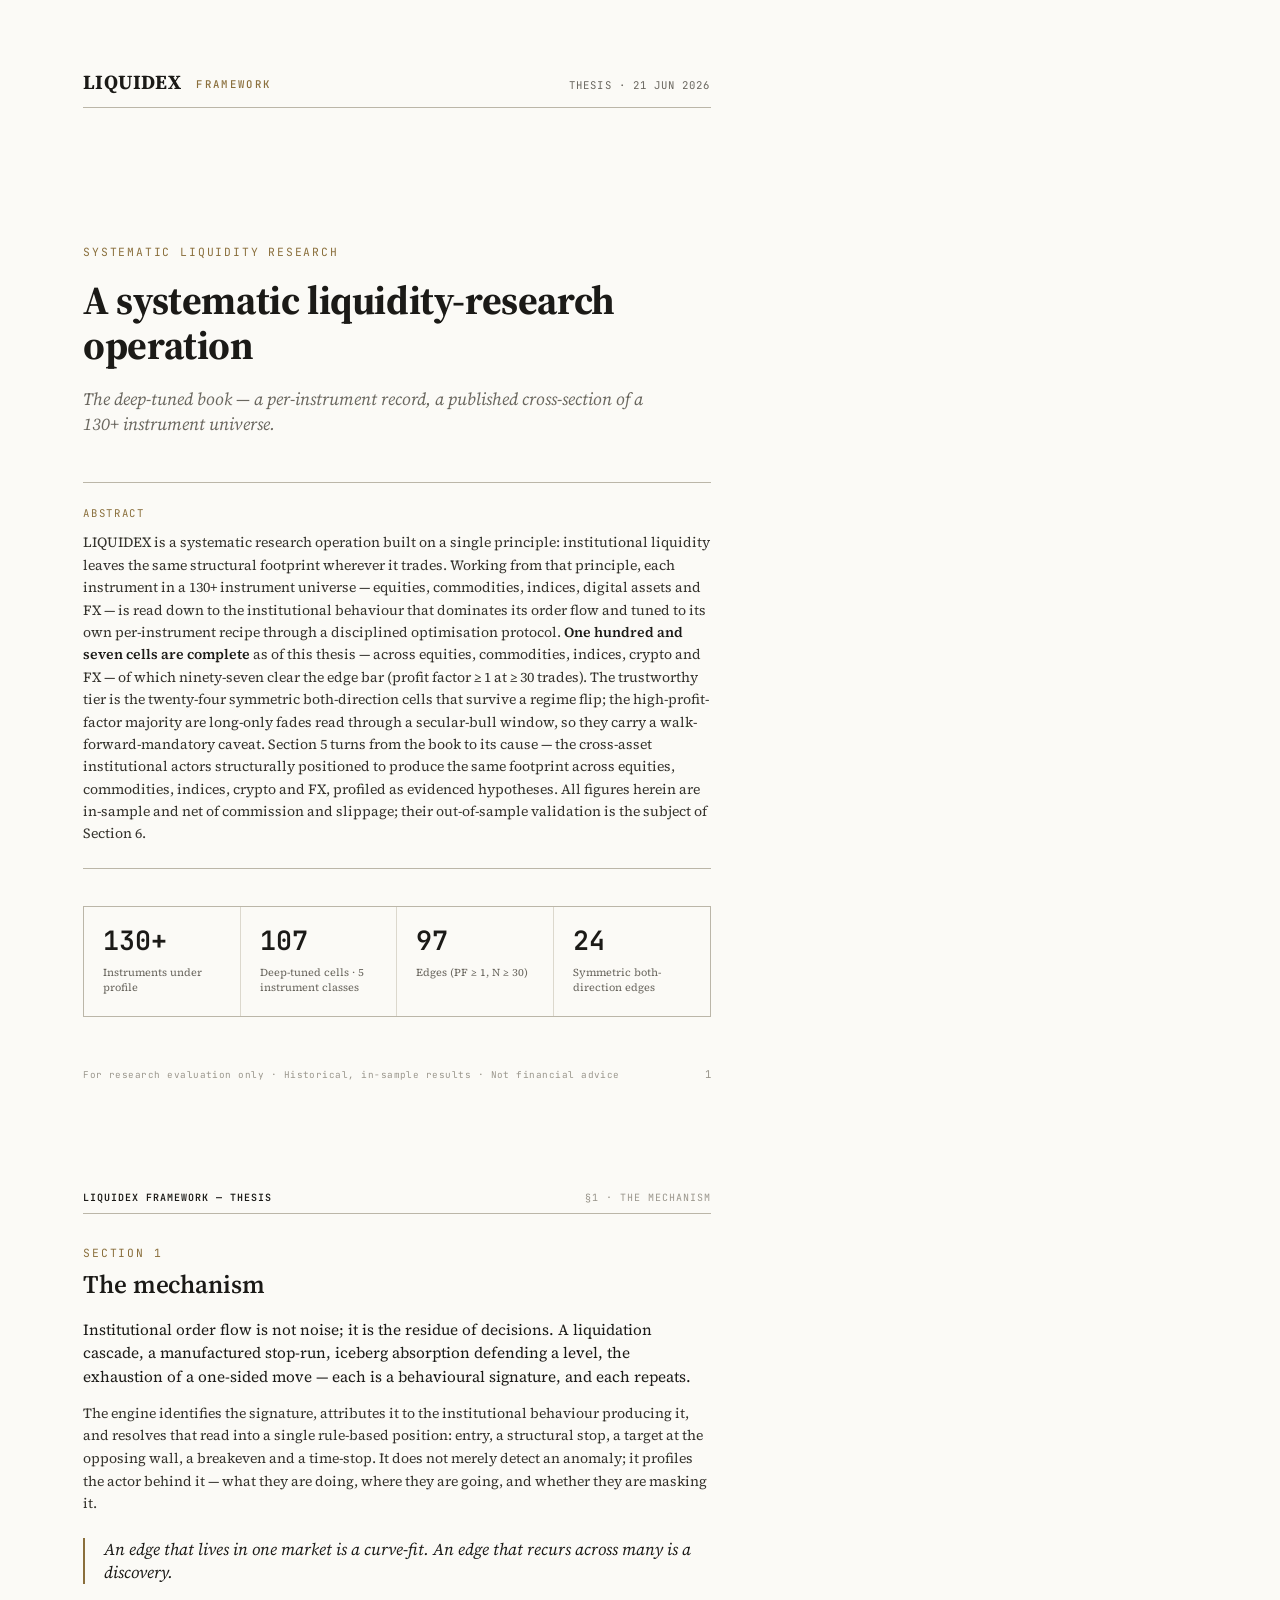
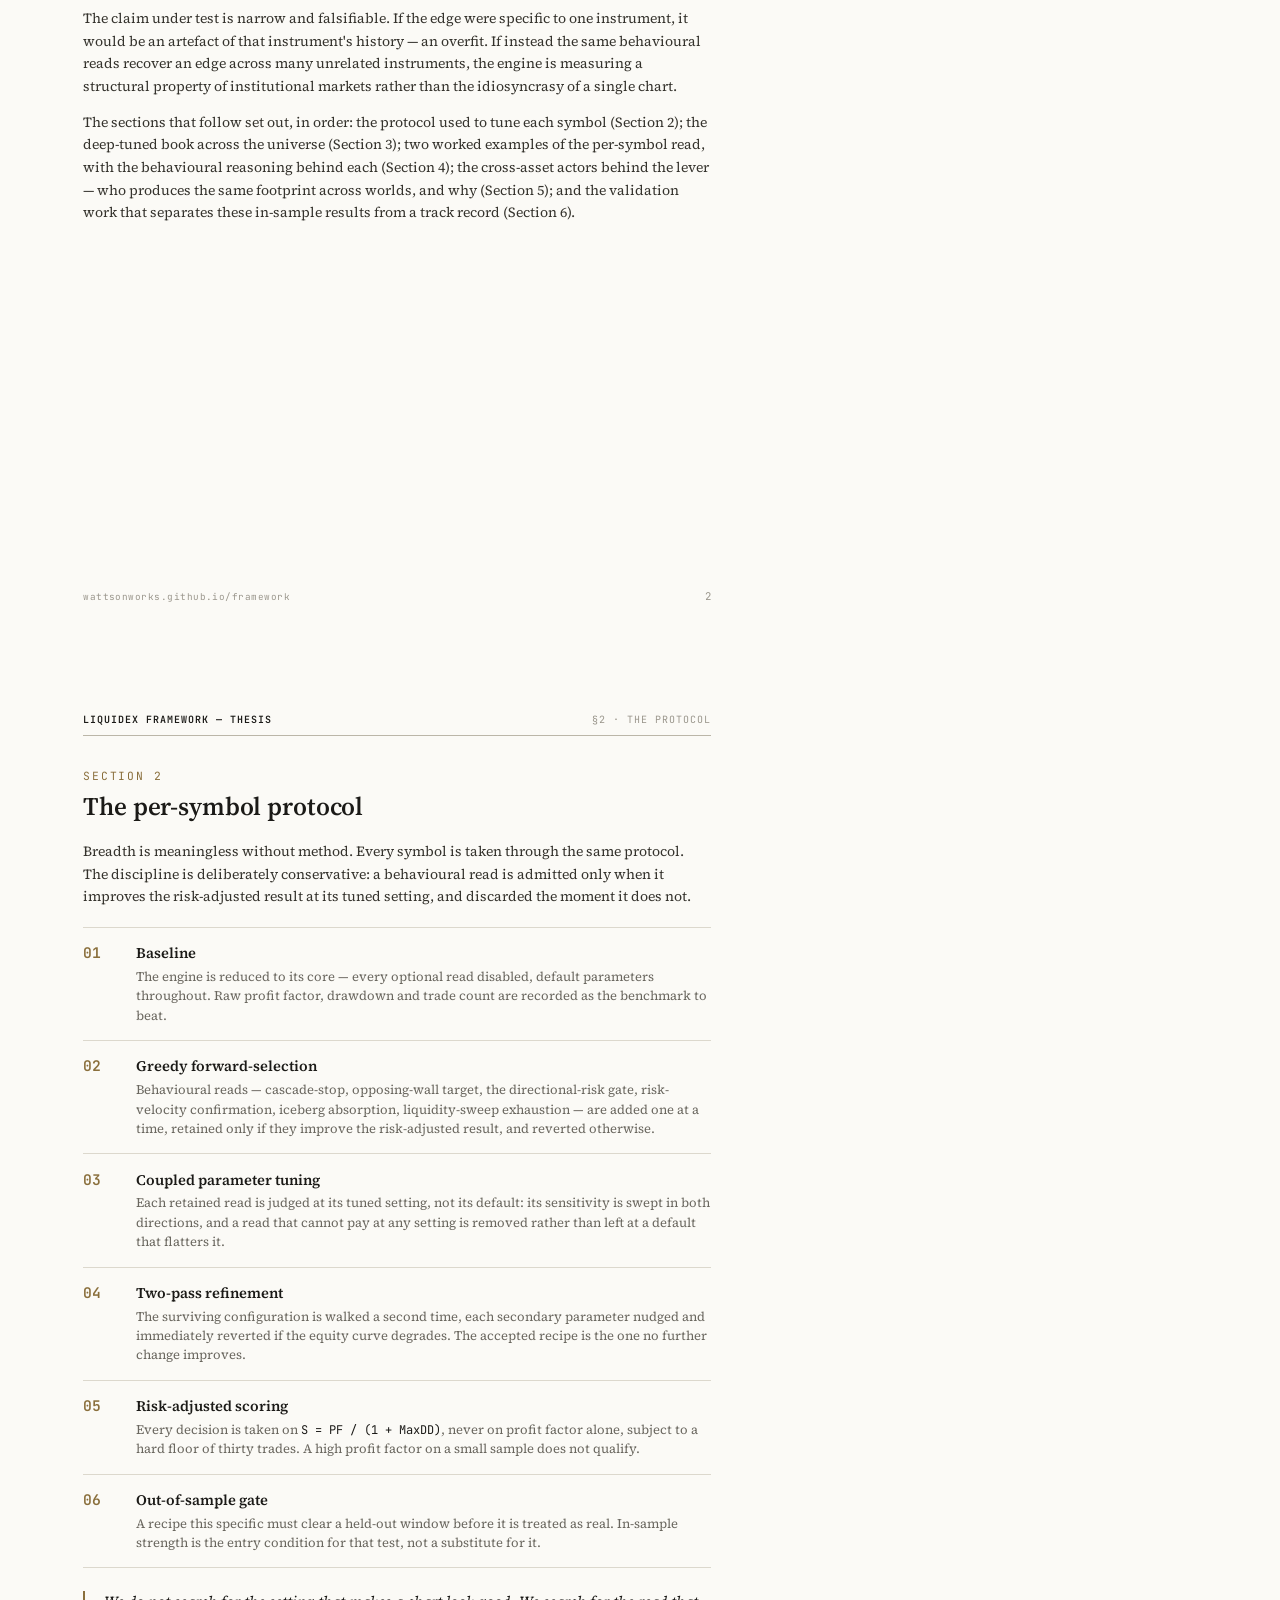
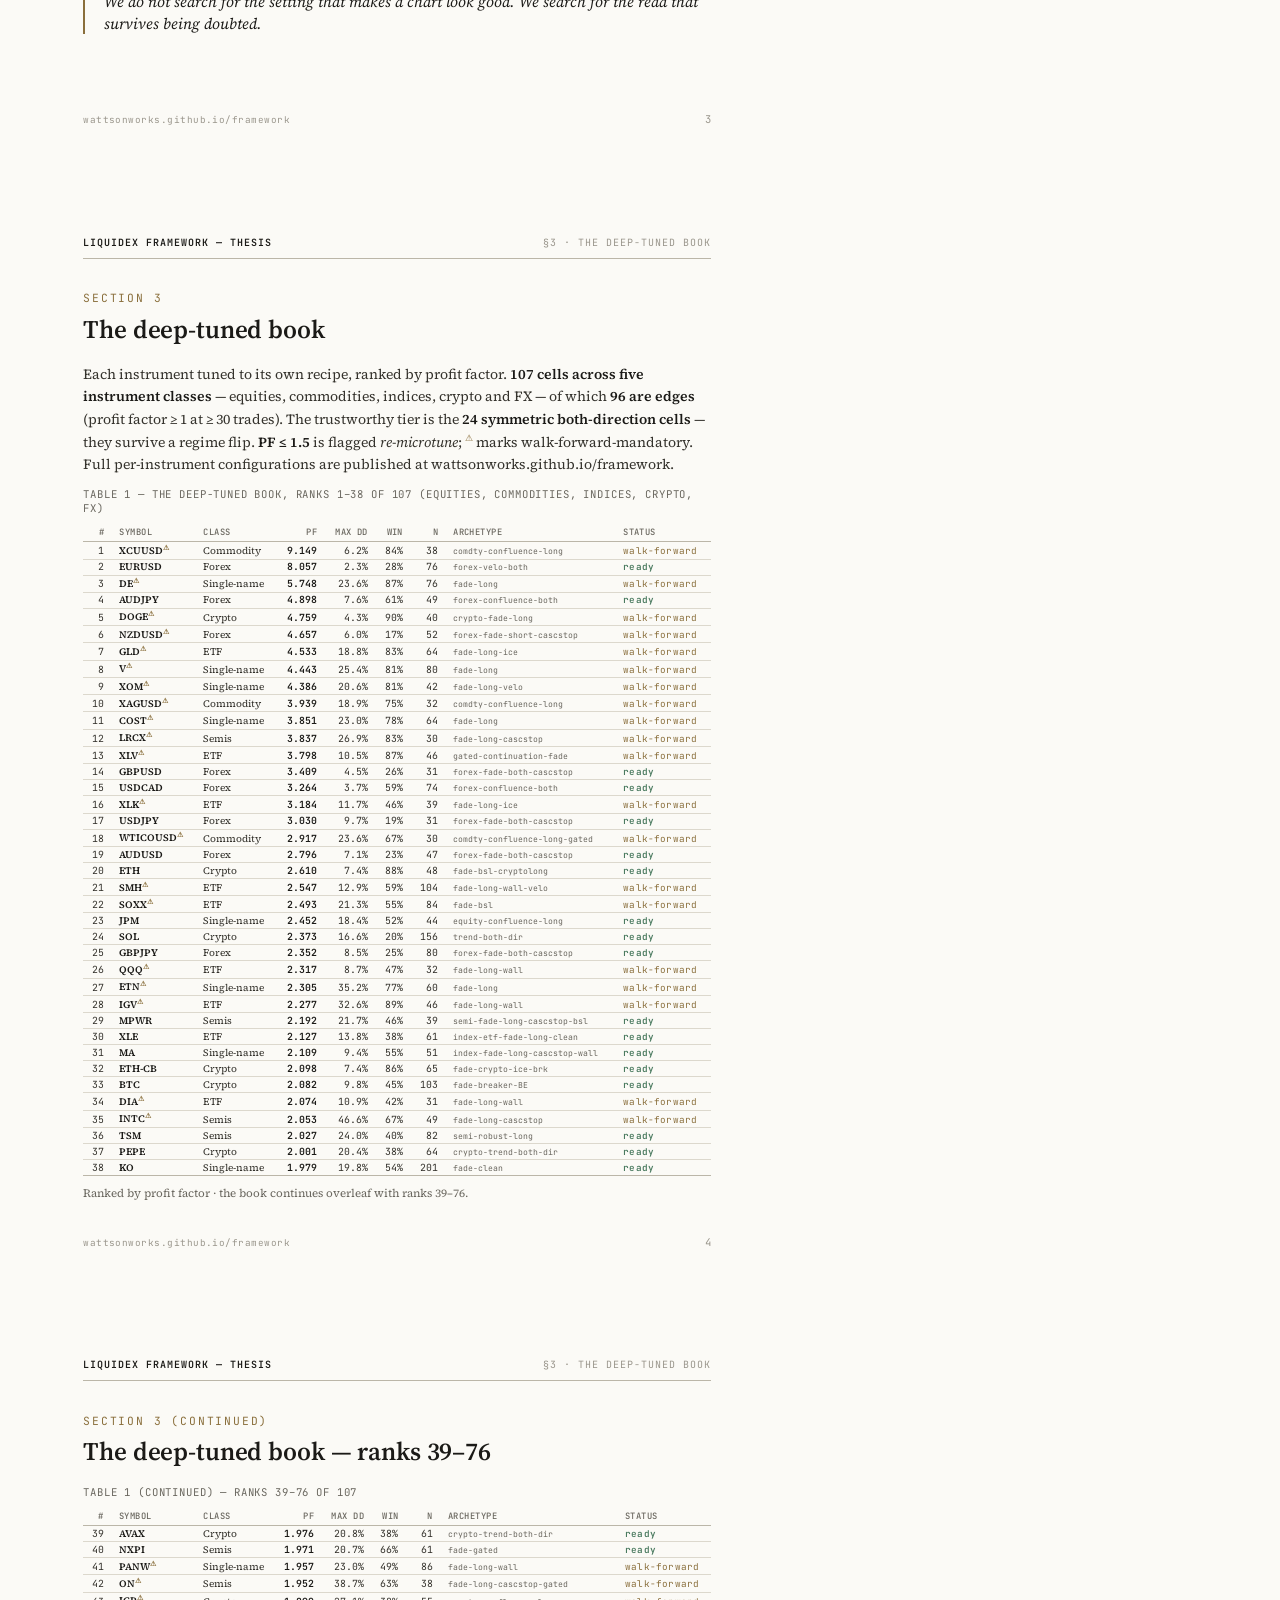
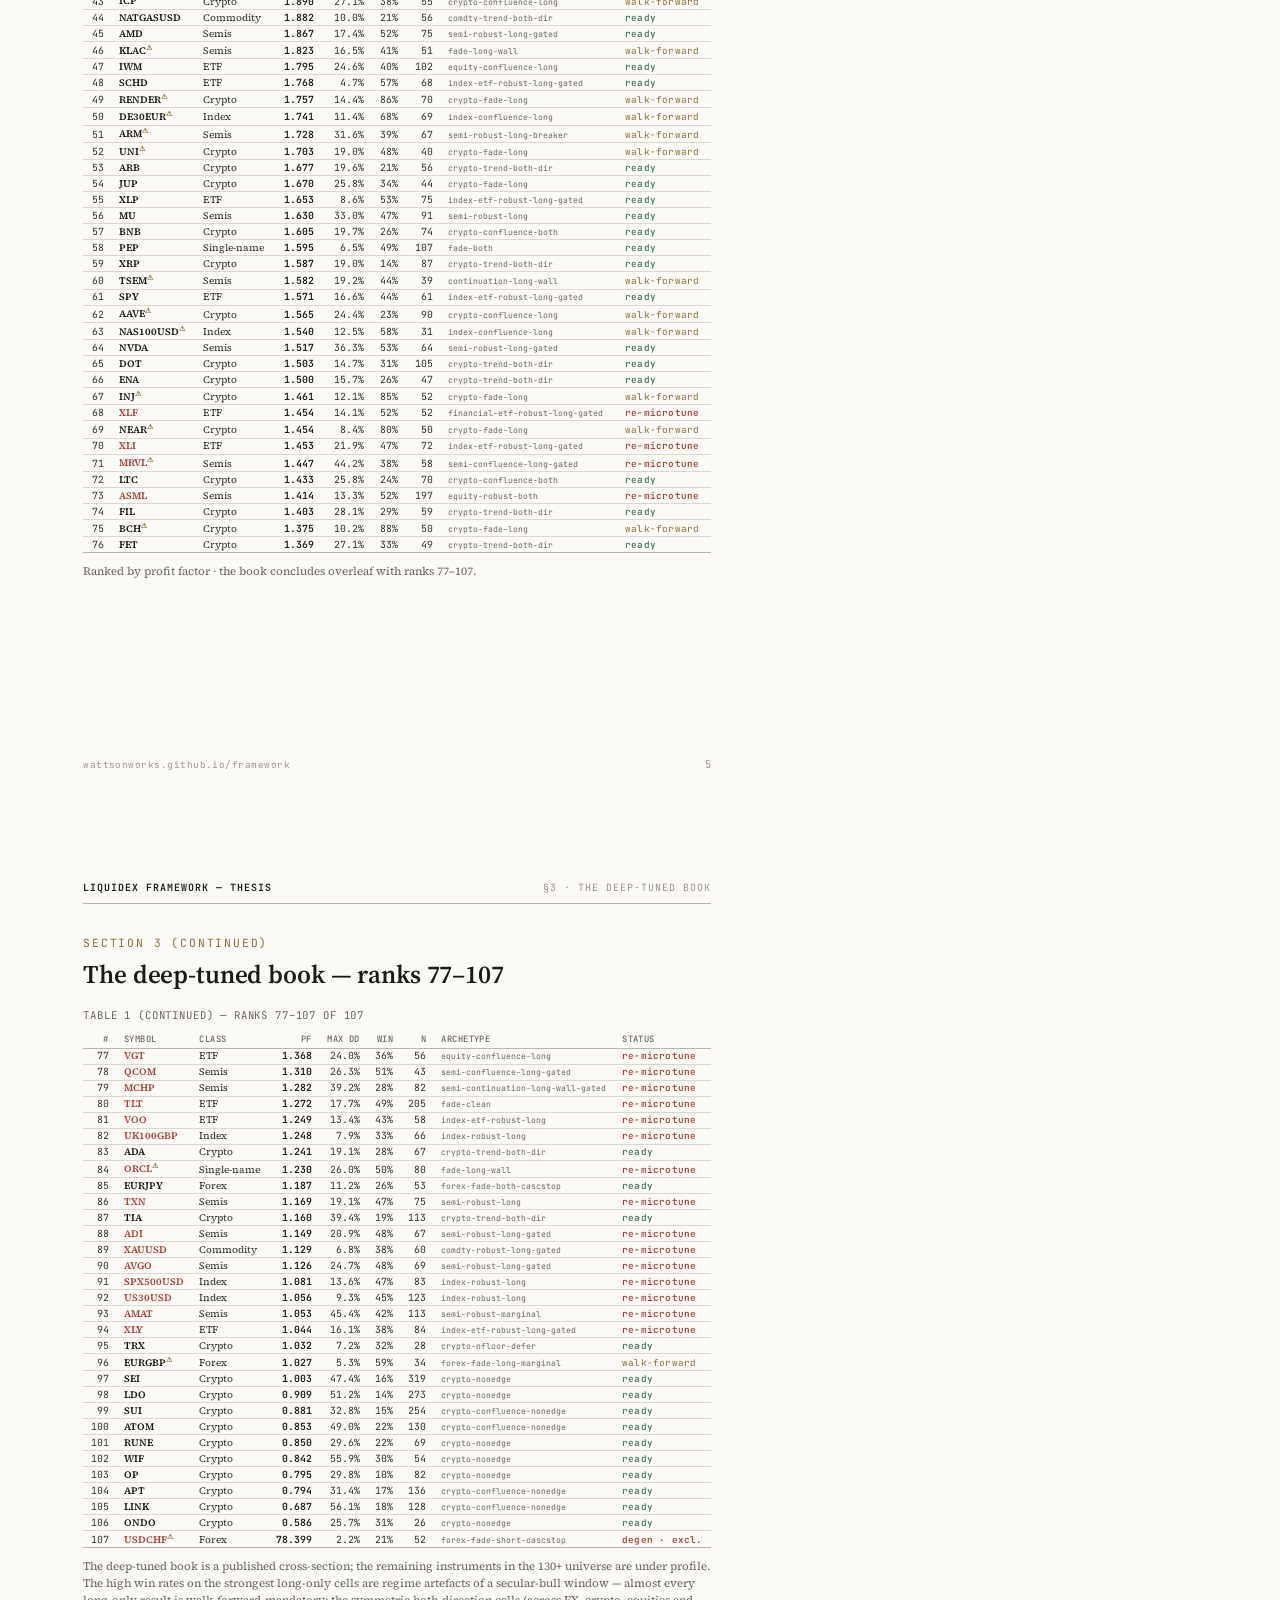
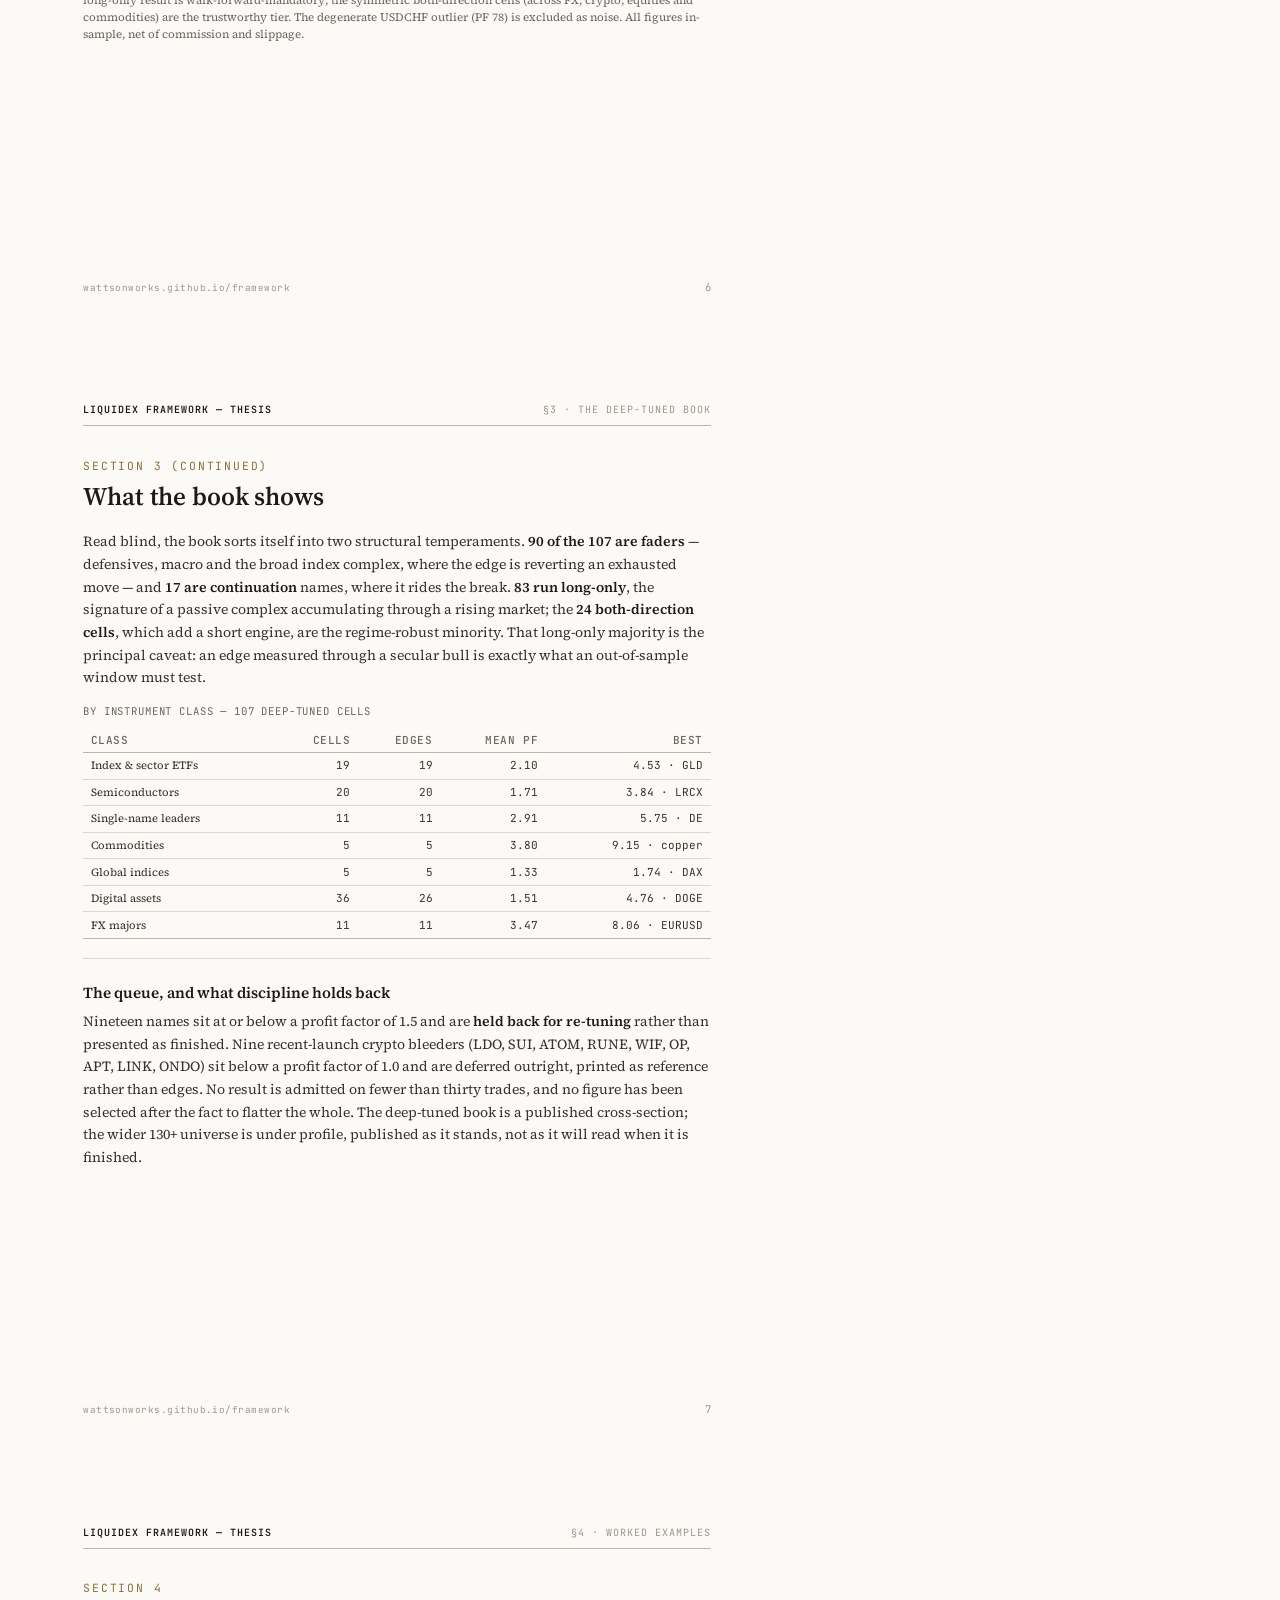
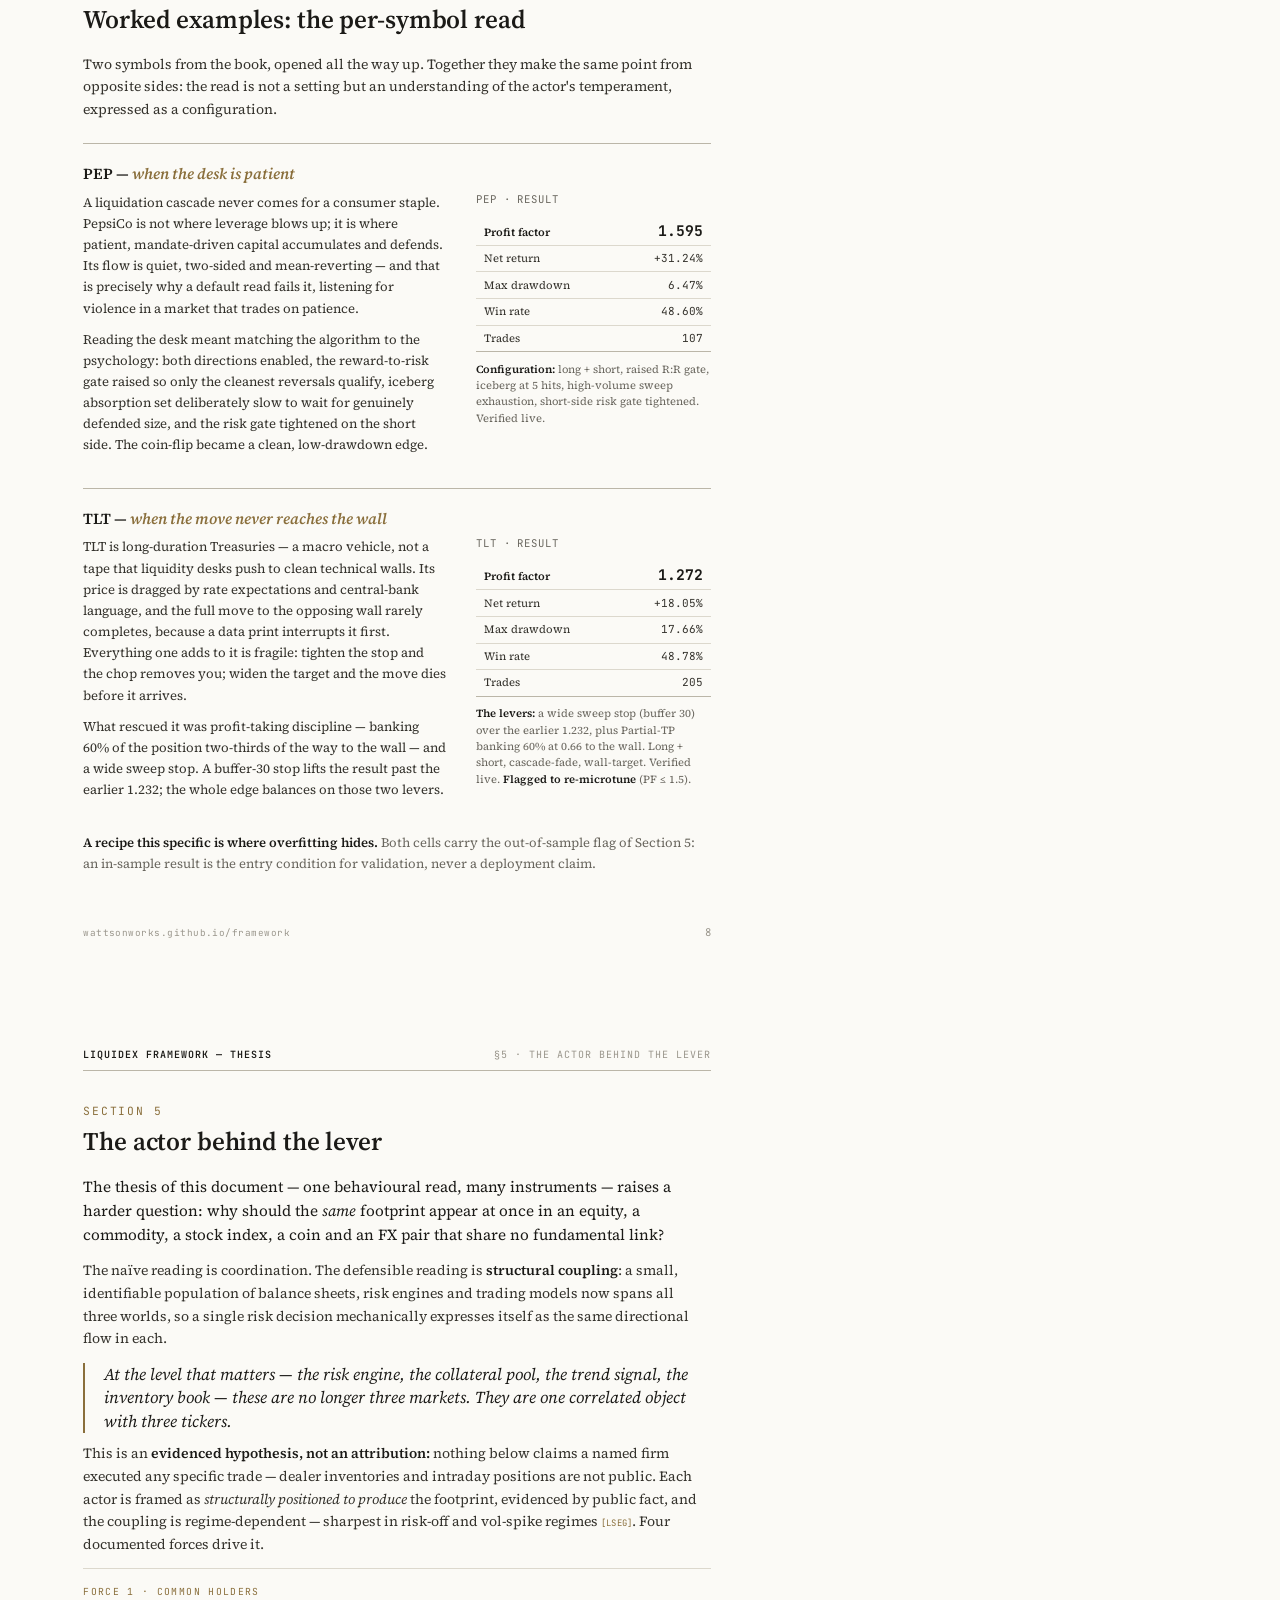
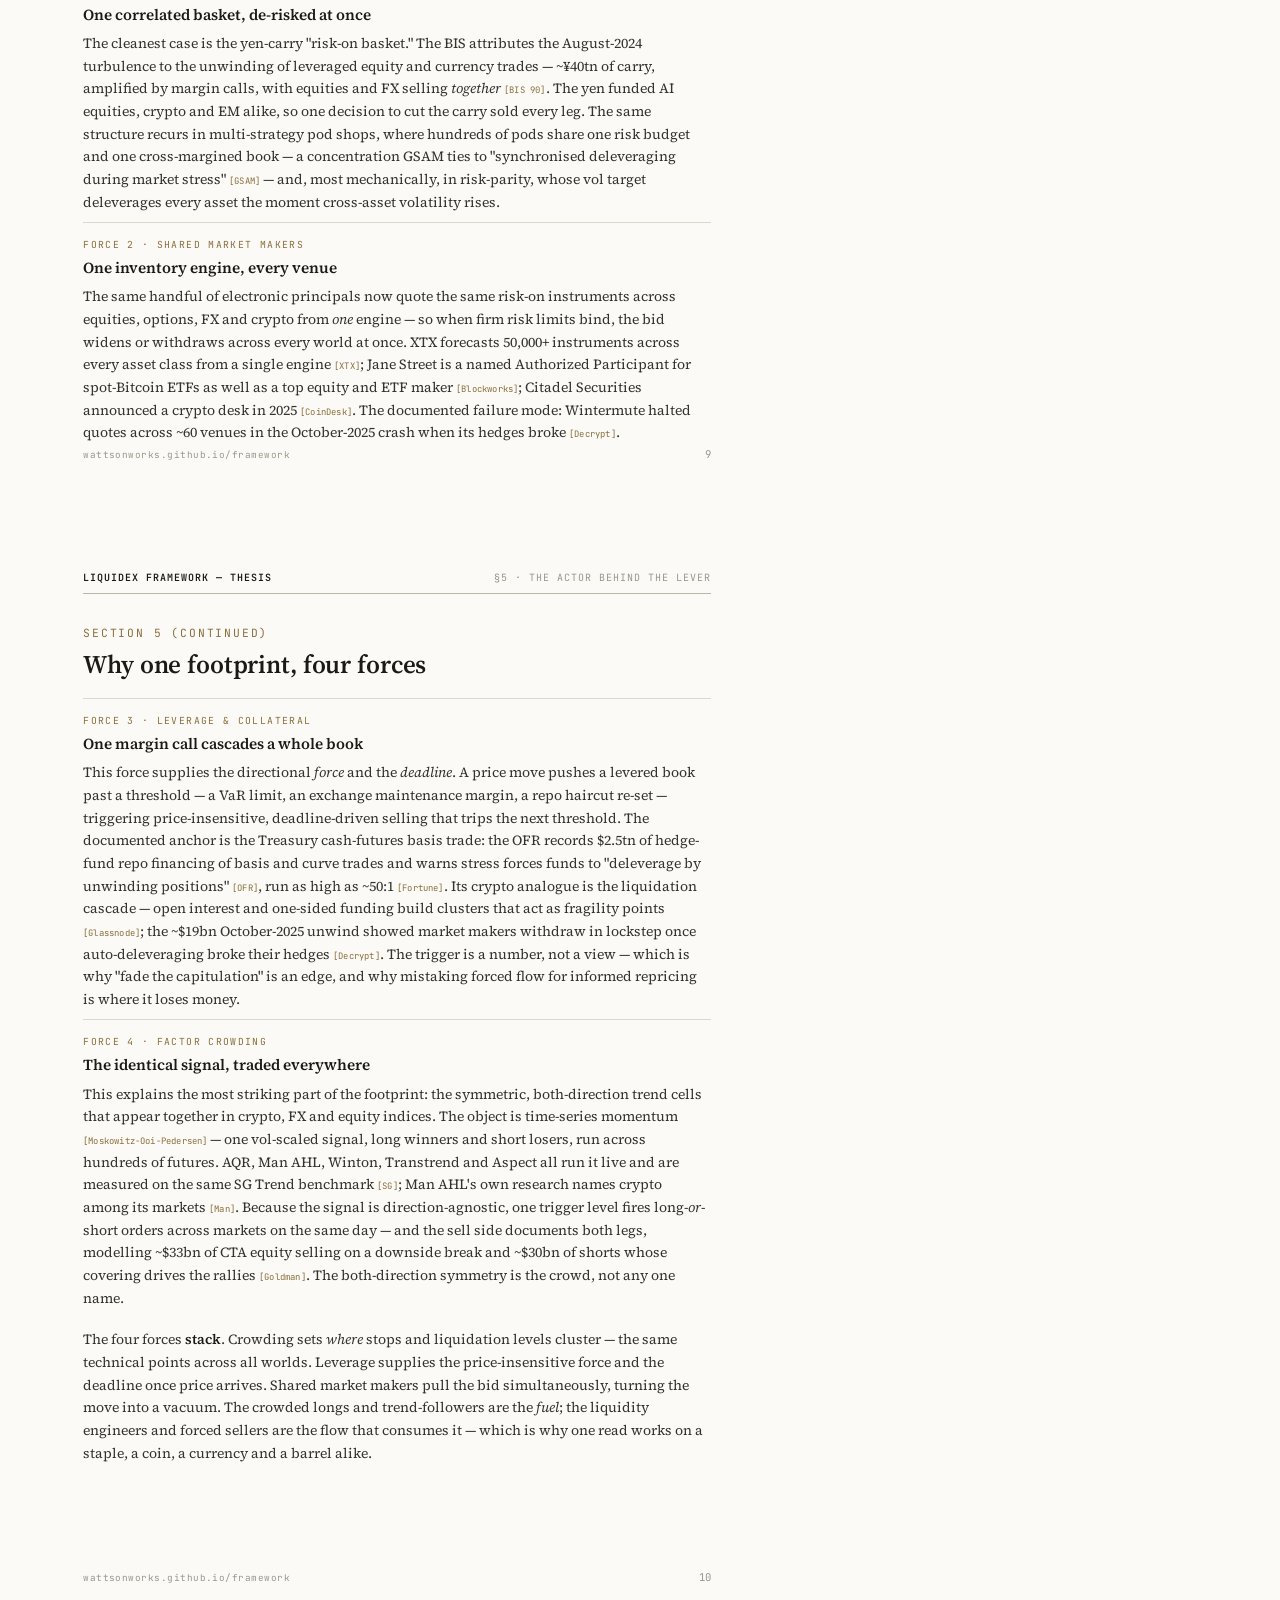
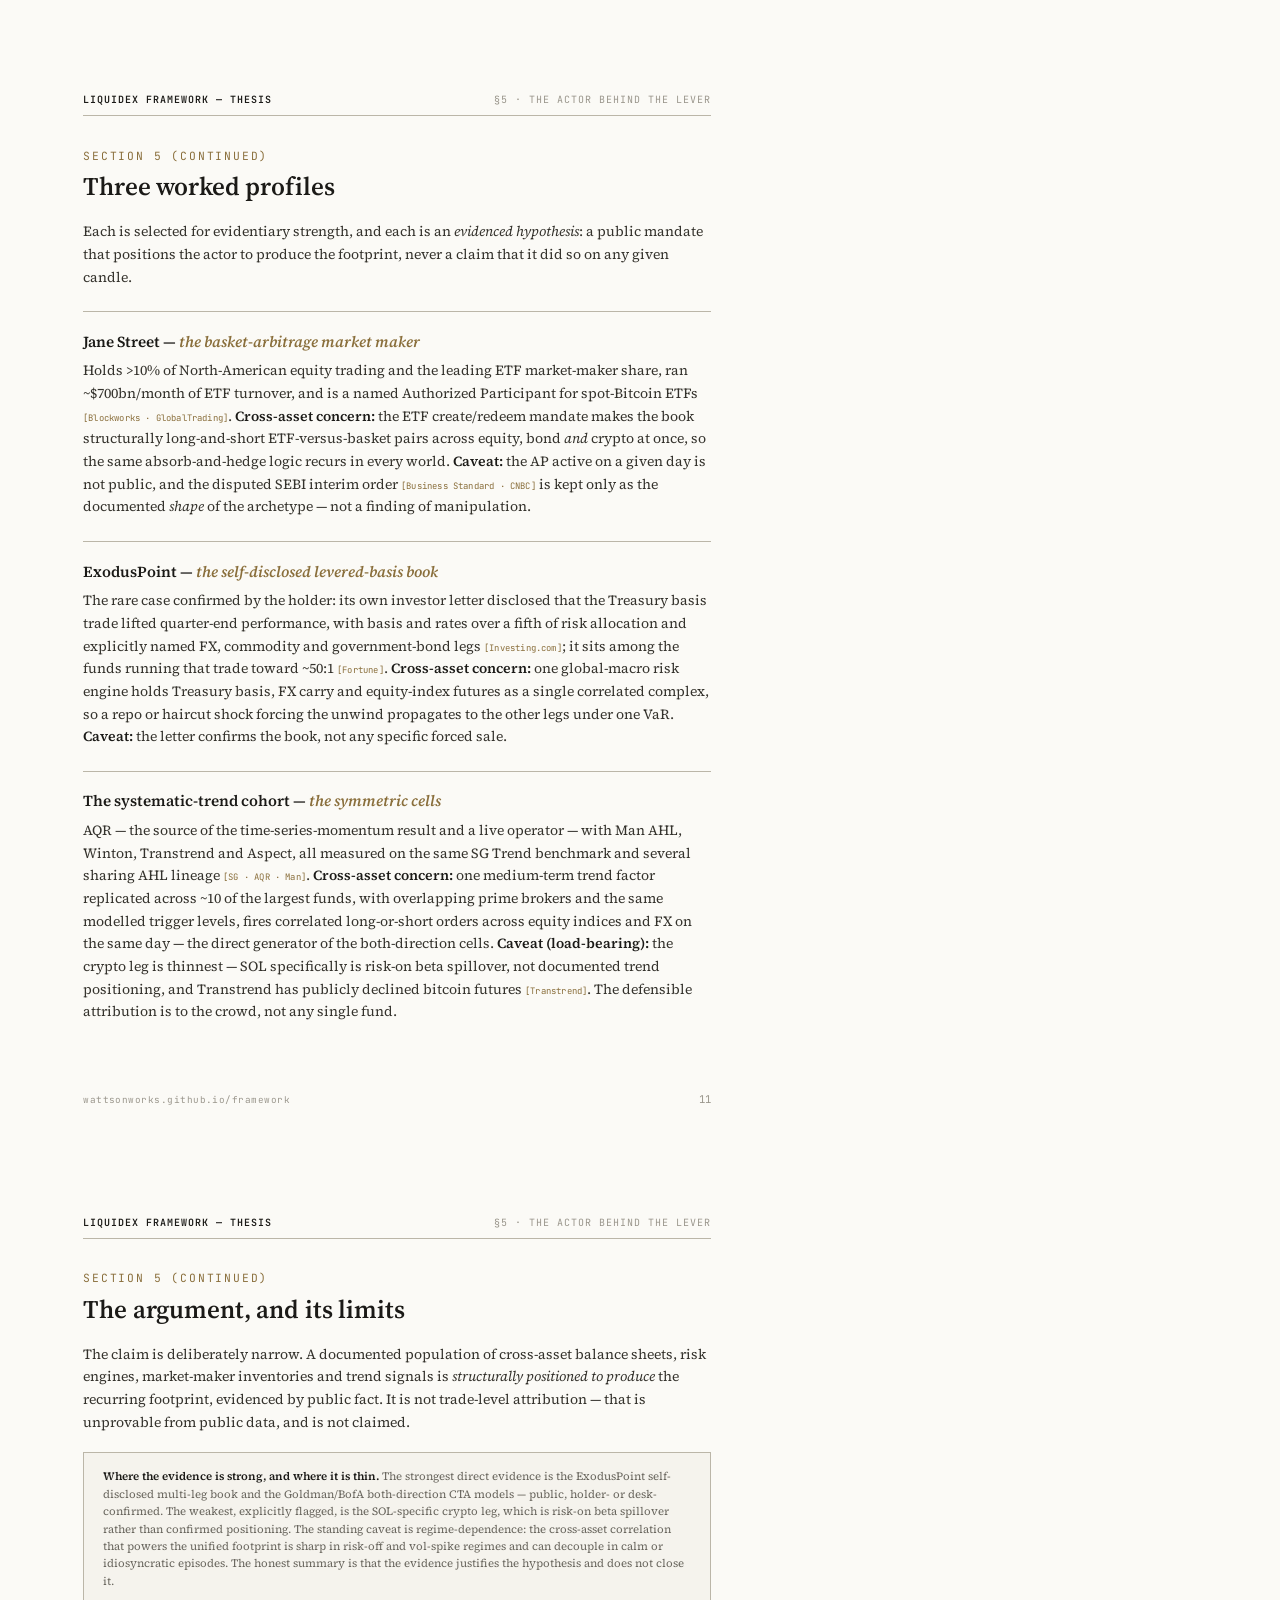
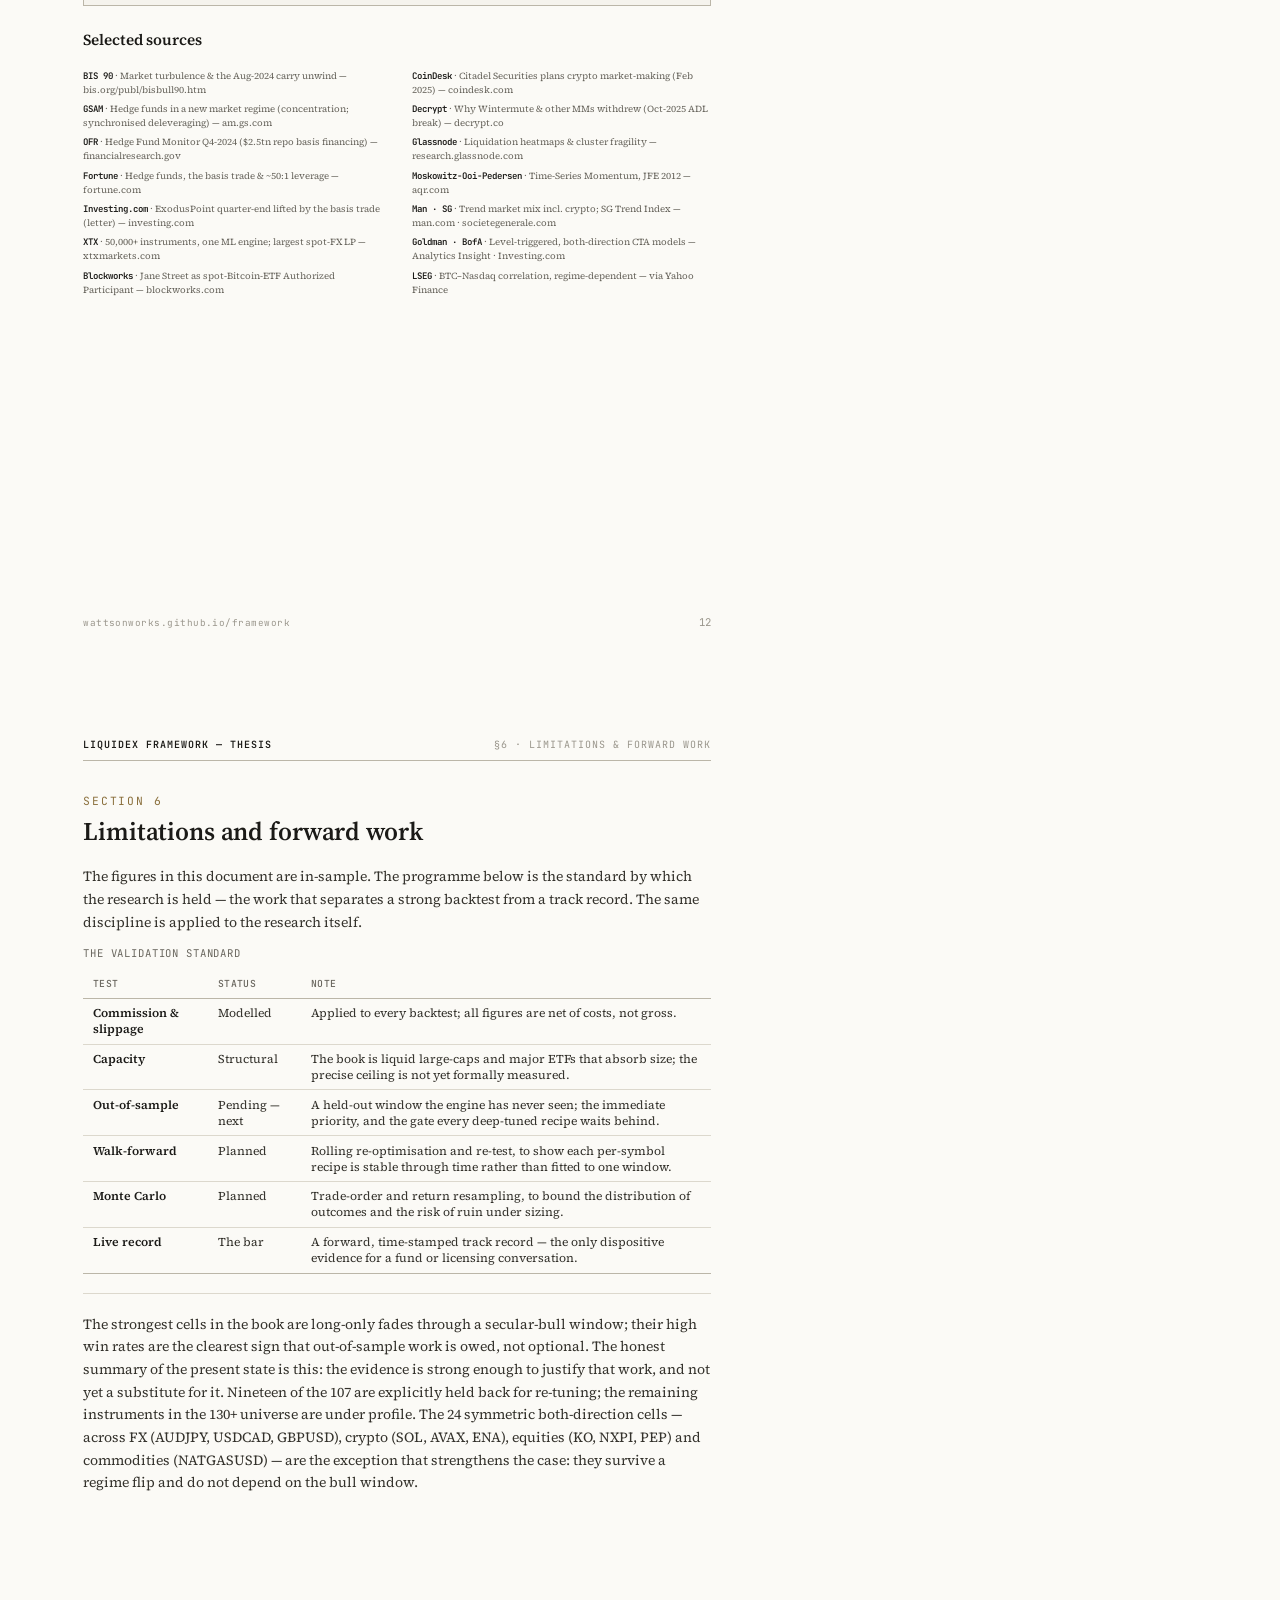
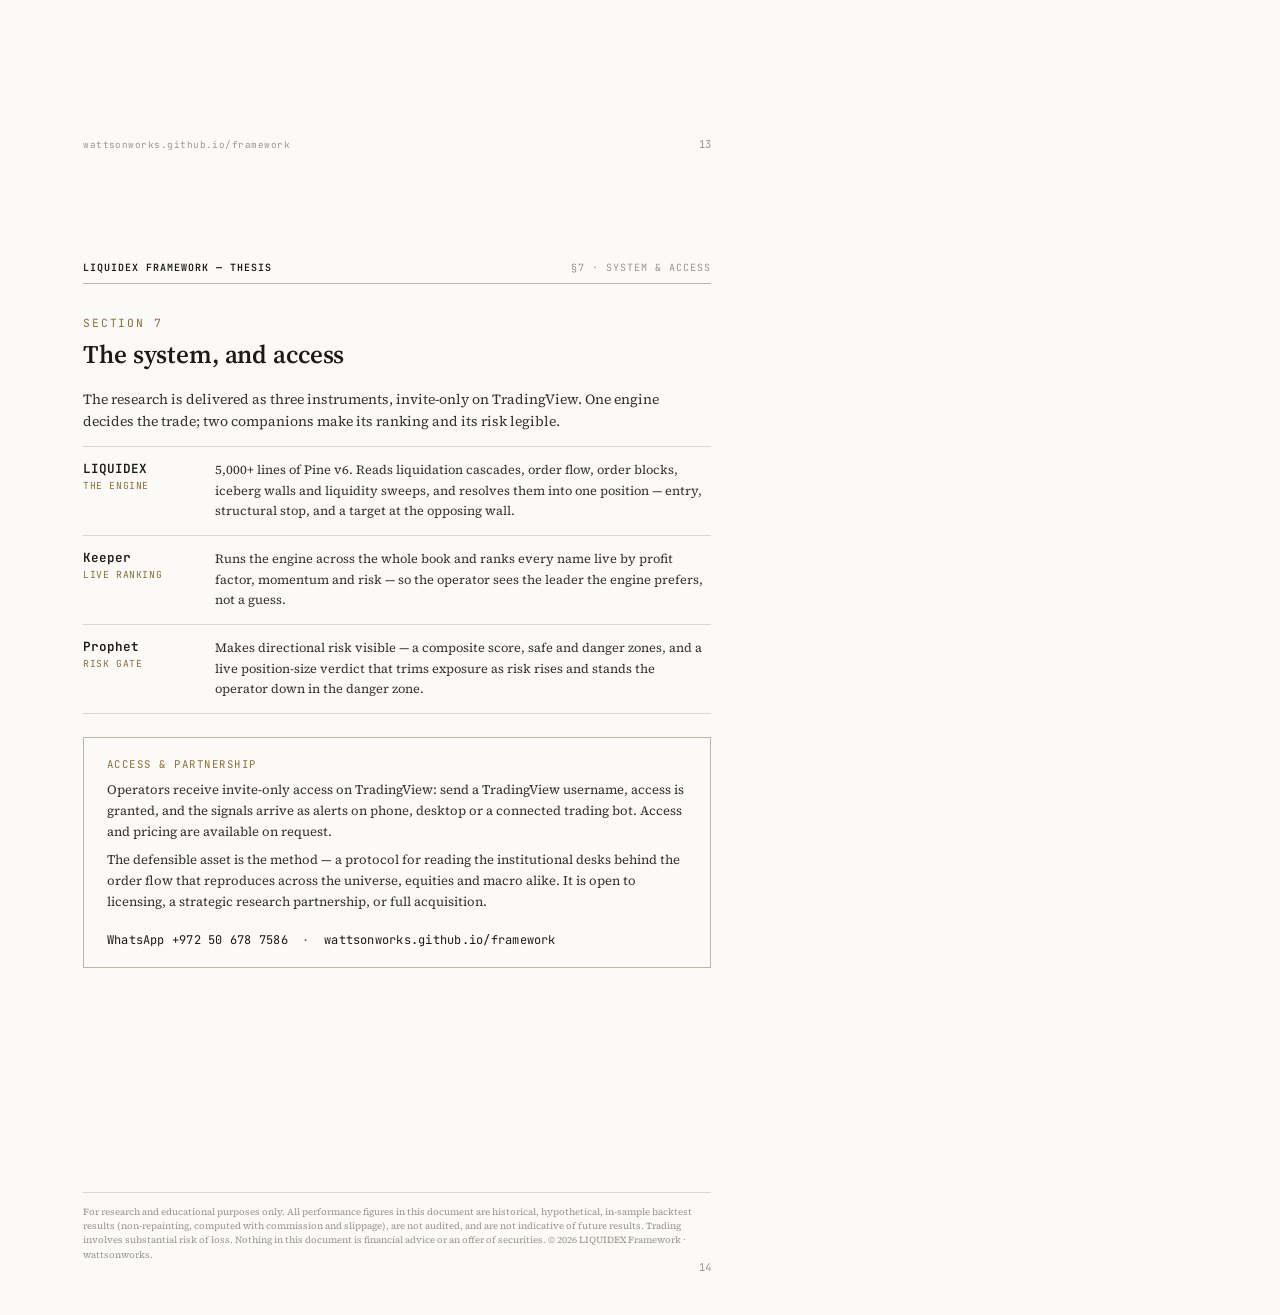
<file: deck.html>
<!DOCTYPE html>
<html lang="en">
<head>
<meta charset="UTF-8" />
<title>LIQUIDEX Framework — Thesis</title>
<link rel="preconnect" href="https://fonts.googleapis.com" />
<link rel="preconnect" href="https://fonts.gstatic.com" crossorigin />
<link href="https://fonts.googleapis.com/css2?family=Source+Serif+4:ital,opsz,wght@0,8..60,400;0,8..60,600;0,8..60,700;1,8..60,400&family=JetBrains+Mono:wght@400;500;600&display=swap" rel="stylesheet" />
<style>
  *{ box-sizing:border-box; margin:0; padding:0; -webkit-print-color-adjust:exact; print-color-adjust:exact; }
  @page{ size:A4; margin:0; }
  :root{
    --paper:#fbfaf6; --ink:#1b1a17; --body:#34322c; --muted:#6a675f; --faint:#9a968c;
    --rule:#dcd8cd; --rule2:#bbb6a8; --accent:#8a6f3c;
    --serif:'Source Serif 4', Georgia, 'Times New Roman', serif;
    --mono:'JetBrains Mono', ui-monospace, monospace;
  }
  html,body{ background:var(--paper); color:var(--body); font-family:var(--serif); -webkit-font-smoothing:antialiased; }
  .page{ width:210mm; height:297mm; padding:18mm 22mm 17mm; position:relative; page-break-after:always; background:var(--paper); overflow:hidden; }
  .page:last-child{ page-break-after:auto; }
  .rh{ display:flex; justify-content:space-between; align-items:baseline; border-bottom:0.75pt solid var(--rule2);
       padding-bottom:2.4mm; margin-bottom:7mm; font-family:var(--mono); font-size:7.5pt; letter-spacing:.1em; text-transform:uppercase; color:var(--faint); }
  .rh .b{ color:var(--ink); font-weight:600; }
  .pnum{ position:absolute; bottom:11mm; right:22mm; font-family:var(--mono); font-size:8pt; color:var(--faint); }
  .pfoot{ position:absolute; bottom:11mm; left:22mm; font-family:var(--mono); font-size:7pt; color:var(--faint); letter-spacing:.05em; }
  .secnum{ font-family:var(--mono); font-size:8.5pt; color:var(--accent); letter-spacing:.16em; text-transform:uppercase; }
  h2{ font-weight:600; font-size:19pt; color:var(--ink); line-height:1.15; margin:2mm 0 5mm; letter-spacing:-.005em; }
  h3{ font-weight:600; font-size:11.5pt; color:var(--ink); margin:6mm 0 2mm; }
  p{ font-size:10.5pt; line-height:1.62; color:var(--body); margin-bottom:3.4mm; }
  p:last-child{ margin-bottom:0; }
  p.lead{ font-size:11.5pt; color:var(--ink); line-height:1.55; }
  strong{ color:var(--ink); font-weight:600; }
  em{ font-style:italic; }
  .quote{ font-style:italic; color:var(--ink); border-left:1.5pt solid var(--accent); padding-left:5mm; margin:6mm 0; font-size:12.5pt; line-height:1.4; }
  .rule{ height:0.75pt; background:var(--rule); margin:5mm 0; border:0; }
  sup{ font-size:.66em; vertical-align:super; color:var(--accent); }

  .cover{ padding-top:18mm; }
  .cover .head{ display:flex; justify-content:space-between; align-items:baseline; border-bottom:0.75pt solid var(--rule2); padding-bottom:3mm; }
  .cover .head .nm{ font-family:var(--serif); font-weight:700; font-size:15pt; color:var(--ink); letter-spacing:.01em; }
  .cover .head .nm span{ font-family:var(--mono); font-size:8pt; font-weight:500; letter-spacing:.22em; color:var(--accent); text-transform:uppercase; vertical-align:middle; margin-left:3mm; }
  .cover .head .meta{ font-family:var(--mono); font-size:8pt; letter-spacing:.1em; text-transform:uppercase; color:var(--muted); }
  .cover .titleblock{ margin-top:36mm; }
  .cover .secnum{ display:block; margin-bottom:5mm; }
  .cover h1{ font-weight:700; font-size:30pt; line-height:1.12; color:var(--ink); letter-spacing:-.01em; max-width:150mm; }
  .cover .sub{ font-size:13pt; font-style:italic; color:var(--muted); margin-top:5mm; max-width:150mm; line-height:1.45; }
  .abstract{ margin-top:12mm; border-top:0.75pt solid var(--rule2); border-bottom:0.75pt solid var(--rule2); padding:6mm 0; }
  .abstract .lab{ font-family:var(--mono); font-size:8pt; letter-spacing:.16em; text-transform:uppercase; color:var(--accent); margin-bottom:3mm; }
  .abstract p{ font-size:10.5pt; line-height:1.6; color:var(--body); }
  .keyfig{ display:flex; margin-top:10mm; border:0.75pt solid var(--rule2); }
  .keyfig .kf{ flex:1; padding:5.5mm 5mm; border-right:0.75pt solid var(--rule); }
  .keyfig .kf:last-child{ border-right:0; }
  .keyfig .kf b{ display:block; font-family:var(--mono); font-size:20pt; font-weight:600; color:var(--ink); line-height:1; font-variant-numeric:tabular-nums; }
  .keyfig .kf span{ display:block; margin-top:3mm; font-size:8pt; color:var(--muted); line-height:1.35; }

  ol.proto{ list-style:none; counter-reset:p; margin:5mm 0 0; }
  ol.proto li{ counter-increment:p; position:relative; padding:4mm 0 4mm 14mm; border-top:0.75pt solid var(--rule); }
  ol.proto li:last-child{ border-bottom:0.75pt solid var(--rule); }
  ol.proto li::before{ content:counter(p,decimal-leading-zero); position:absolute; left:0; top:4mm; font-family:var(--mono); font-size:11pt; font-weight:600; color:var(--accent); }
  ol.proto h4{ font-weight:600; font-size:11pt; color:var(--ink); margin-bottom:1mm; }
  ol.proto p{ font-size:9.7pt; color:var(--muted); line-height:1.5; margin:0; }
  ol.proto .mono{ font-family:var(--mono); font-size:9pt; color:var(--ink); }

  table{ width:100%; border-collapse:collapse; margin:3mm 0 2mm; }
  caption{ caption-side:top; text-align:left; font-family:var(--mono); font-size:8pt; letter-spacing:.08em; text-transform:uppercase; color:var(--muted); margin-bottom:2.5mm; }
  th{ text-align:left; font-family:var(--mono); font-size:7.3pt; letter-spacing:.05em; text-transform:uppercase; color:var(--muted); font-weight:500; padding:2mm 2.5mm; border-bottom:1pt solid var(--rule2); white-space:nowrap; }
  td{ font-size:9pt; padding:1.7mm 2.5mm; border-bottom:0.75pt solid var(--rule); color:var(--body); vertical-align:baseline; }
  tr:last-child td{ border-bottom:1pt solid var(--rule2); }
  th.r, td.r{ text-align:right; }
  td.sym{ font-weight:600; color:var(--ink); }
  td.num{ font-family:var(--mono); font-variant-numeric:tabular-nums; }
  td.fpf{ font-family:var(--mono); font-weight:600; color:var(--ink); }
  .tcap{ font-size:8.5pt; color:var(--muted); line-height:1.5; margin-top:2.5mm; }
  .tcap strong{ color:var(--ink); }

  table.dense th{ padding:0.9mm 2mm; font-size:6.6pt; line-height:1.1; }
  table.dense td{ padding:0.45mm 2mm; font-size:7.4pt; line-height:1.14; }
  table.dense td.arch{ font-family:var(--mono); font-size:6.1pt; color:var(--muted); white-space:nowrap; }
  table.dense td.st-ready,table.dense td.st-wf,table.dense td.st-remicro{ font-family:var(--mono); font-size:7pt; letter-spacing:.02em; }
  .st-ready{ color:#4a7a5f; font-weight:600; }
  .st-wf{ color:var(--accent); }
  .st-remicro{ color:#a8443a; font-weight:600; }
  table.dense tr.loss td.sym{ color:#a8443a; }

  .grid2{ display:flex; gap:8mm; }
  .grid2 > div{ flex:1; }

  .case{ border-top:0.75pt solid var(--rule2); padding-top:5mm; margin-top:6mm; }
  .case:first-of-type{ border-top:0; padding-top:0; margin-top:0; }
  .case h3{ margin-top:0; }
  .case h3 em{ color:var(--accent); font-style:italic; font-weight:600; }
  .caserow{ display:flex; gap:8mm; align-items:flex-start; }
  .caserow .prose{ flex:1.55; }
  .caserow .prose p{ font-size:9.8pt; margin-bottom:2.6mm; }
  .caserow .data{ flex:1; }
  table.mini{ margin:0; }
  table.mini td, table.mini th{ font-size:8.3pt; padding:1.4mm 2mm; }
  table.mini .big{ font-family:var(--mono); font-weight:700; font-size:11pt; color:var(--ink); }
  .confnote{ font-size:8.2pt; color:var(--muted); line-height:1.5; margin-top:2.5mm; }
  .confnote strong{ color:var(--ink); }

  .syslist{ margin-top:3mm; }
  .sysitem{ display:flex; gap:5mm; padding:3.5mm 0; border-top:0.75pt solid var(--rule); }
  .sysitem:last-of-type{ border-bottom:0.75pt solid var(--rule); }
  .sysitem .id{ font-family:var(--mono); font-size:9.5pt; font-weight:600; color:var(--ink); min-width:30mm; }
  .sysitem .id span{ display:block; font-size:7.3pt; font-weight:400; letter-spacing:.06em; text-transform:uppercase; color:var(--accent); margin-top:.5mm; }
  .sysitem p{ font-size:9.5pt; margin:0; }
  .access{ margin-top:6mm; border:0.75pt solid var(--rule2); padding:5mm 6mm; }
  .access .lab{ font-family:var(--mono); font-size:8pt; letter-spacing:.14em; text-transform:uppercase; color:var(--accent); margin-bottom:2.5mm; }
  .access p{ font-size:9.7pt; margin-bottom:2mm; }
  .contact{ margin-top:5mm; font-family:var(--mono); font-size:9pt; color:var(--ink); letter-spacing:.02em; }
  .contact span{ color:var(--muted); }
  .disc{ position:absolute; bottom:14mm; left:22mm; right:22mm; font-size:7pt; color:var(--faint); line-height:1.55; border-top:0.75pt solid var(--rule); padding-top:3mm; }

  .cite{ font-family:var(--mono); font-size:6.7pt; color:var(--accent); letter-spacing:.02em; white-space:nowrap; }
  .mech{ border-top:0.75pt solid var(--rule); padding-top:2.2mm; margin-top:2.2mm; }
  .mech h3{ margin-top:1mm; }
  .mech .tag{ font-family:var(--mono); font-size:7.3pt; letter-spacing:.14em; text-transform:uppercase; color:var(--accent); }
  .efoot{ border:0.75pt solid var(--rule2); background:rgba(138,111,60,.05); padding:4mm 5mm; margin-top:5mm; font-size:8.4pt; line-height:1.55; color:var(--muted); }
  .efoot strong{ color:var(--ink); }
  .srcs{ columns:2; column-gap:8mm; margin-top:5mm; }
  .srcs .s{ break-inside:avoid; font-size:7pt; line-height:1.45; color:var(--muted); margin-bottom:1.5mm; }
  .srcs .s b{ color:var(--ink); font-family:var(--mono); font-size:6.8pt; font-weight:600; }
</style>
</head>
<body>

<!-- PAGE 1 — TITLE -->
<section class="page cover">
  <div class="head">
    <div class="nm">LIQUIDEX <span>Framework</span></div>
    <div class="meta">Thesis · 21 Jun 2026</div>
  </div>
  <div class="titleblock">
    <span class="secnum">Systematic liquidity research</span>
    <h1>A systematic liquidity-research operation</h1>
    <div class="sub">The deep-tuned book — a per-instrument record, a published cross-section of a 130+ instrument universe.</div>
    <div class="abstract">
      <div class="lab">Abstract</div>
      <p>LIQUIDEX is a systematic research operation built on a single principle: institutional liquidity leaves the same structural footprint wherever it trades. Working from that principle, each instrument in a 130+ instrument universe — equities, commodities, indices, digital assets and FX — is read down to the institutional behaviour that dominates its order flow and tuned to its own per-instrument recipe through a disciplined optimisation protocol. <strong>One hundred and seven cells are complete</strong> as of this thesis — across equities, commodities, indices, crypto and FX — of which ninety-seven clear the edge bar (profit factor ≥ 1 at ≥ 30 trades). The trustworthy tier is the twenty-four symmetric both-direction cells that survive a regime flip; the high-profit-factor majority are long-only fades read through a secular-bull window, so they carry a walk-forward-mandatory caveat. Section 5 turns from the book to its cause — the cross-asset institutional actors structurally positioned to produce the same footprint across equities, commodities, indices, crypto and FX, profiled as evidenced hypotheses. All figures herein are in-sample and net of commission and slippage; their out-of-sample validation is the subject of Section 6.</p>
    </div>
    <div class="keyfig">
      <div class="kf"><b>130+</b><span>Instruments under profile</span></div>
      <div class="kf"><b>107</b><span>Deep-tuned cells · 5 instrument classes</span></div>
      <div class="kf"><b>97</b><span>Edges (PF &ge; 1, N &ge; 30)</span></div>
      <div class="kf"><b>24</b><span>Symmetric both-direction edges</span></div>
    </div>
  </div>
  <div class="pfoot">For research evaluation only · Historical, in-sample results · Not financial advice</div>
  <div class="pnum">1</div>
</section>

<!-- PAGE 2 — THE MECHANISM -->
<section class="page">
  <div class="rh"><span class="b">LIQUIDEX Framework — Thesis</span><span>§1 · The mechanism</span></div>
  <span class="secnum">Section 1</span>
  <h2>The mechanism</h2>
  <p class="lead">Institutional order flow is not noise; it is the residue of decisions. A liquidation cascade, a manufactured stop-run, iceberg absorption defending a level, the exhaustion of a one-sided move — each is a behavioural signature, and each repeats.</p>
  <p>The engine identifies the signature, attributes it to the institutional behaviour producing it, and resolves that read into a single rule-based position: entry, a structural stop, a target at the opposing wall, a breakeven and a time-stop. It does not merely detect an anomaly; it profiles the actor behind it — what they are doing, where they are going, and whether they are masking it.</p>
  <div class="quote">An edge that lives in one market is a curve-fit. An edge that recurs across many is a discovery.</div>
  <p>The claim under test is narrow and falsifiable. If the edge were specific to one instrument, it would be an artefact of that instrument's history — an overfit. If instead the same behavioural reads recover an edge across many unrelated instruments, the engine is measuring a structural property of institutional markets rather than the idiosyncrasy of a single chart.</p>
  <p>The sections that follow set out, in order: the protocol used to tune each symbol (Section 2); the deep-tuned book across the universe (Section 3); two worked examples of the per-symbol read, with the behavioural reasoning behind each (Section 4); the cross-asset actors behind the lever — who produces the same footprint across worlds, and why (Section 5); and the validation work that separates these in-sample results from a track record (Section 6).</p>
  <div class="pfoot">wattsonworks.github.io/framework</div>
  <div class="pnum">2</div>
</section>

<!-- PAGE 3 — THE PROTOCOL -->
<section class="page">
  <div class="rh"><span class="b">LIQUIDEX Framework — Thesis</span><span>§2 · The protocol</span></div>
  <span class="secnum">Section 2</span>
  <h2>The per-symbol protocol</h2>
  <p>Breadth is meaningless without method. Every symbol is taken through the same protocol. The discipline is deliberately conservative: a behavioural read is admitted only when it improves the risk-adjusted result at its tuned setting, and discarded the moment it does not.</p>
  <ol class="proto">
    <li><h4>Baseline</h4><p>The engine is reduced to its core — every optional read disabled, default parameters throughout. Raw profit factor, drawdown and trade count are recorded as the benchmark to beat.</p></li>
    <li><h4>Greedy forward-selection</h4><p>Behavioural reads — cascade-stop, opposing-wall target, the directional-risk gate, risk-velocity confirmation, iceberg absorption, liquidity-sweep exhaustion — are added one at a time, retained only if they improve the risk-adjusted result, and reverted otherwise.</p></li>
    <li><h4>Coupled parameter tuning</h4><p>Each retained read is judged at its tuned setting, not its default: its sensitivity is swept in both directions, and a read that cannot pay at any setting is removed rather than left at a default that flatters it.</p></li>
    <li><h4>Two-pass refinement</h4><p>The surviving configuration is walked a second time, each secondary parameter nudged and immediately reverted if the equity curve degrades. The accepted recipe is the one no further change improves.</p></li>
    <li><h4>Risk-adjusted scoring</h4><p>Every decision is taken on <span class="mono">S = PF / (1 + MaxDD)</span>, never on profit factor alone, subject to a hard floor of thirty trades. A high profit factor on a small sample does not qualify.</p></li>
    <li><h4>Out-of-sample gate</h4><p>A recipe this specific must clear a held-out window before it is treated as real. In-sample strength is the entry condition for that test, not a substitute for it.</p></li>
  </ol>
  <div class="quote" style="font-size:11.5pt;margin-top:6mm">We do not search for the setting that makes a chart look good. We search for the read that survives being doubted.</div>
  <div class="pfoot">wattsonworks.github.io/framework</div>
  <div class="pnum">3</div>
</section>

<!-- PAGE 4 — THE DEEP-TUNED BOOK (ranks 1-40) -->
<section class="page">
  <div class="rh"><span class="b">LIQUIDEX Framework — Thesis</span><span>§3 · The deep-tuned book</span></div>
  <span class="secnum">Section 3</span>
  <h2>The deep-tuned book</h2>
  <p style="margin-bottom:2mm">Each instrument tuned to its own recipe, ranked by profit factor. <strong>107 cells across five instrument classes</strong> — equities, commodities, indices, crypto and FX — of which <strong>96 are edges</strong> (profit factor &ge; 1 at &ge; 30 trades). The trustworthy tier is the <strong>24 symmetric both-direction cells</strong> — they survive a regime flip. <strong>PF &le; 1.5</strong> is flagged <em>re-microtune</em>; <sup>&#9888;</sup> marks walk-forward-mandatory. Full per-instrument configurations are published at wattsonworks.github.io/framework.</p>
  <table class="dense">
    <caption>Table 1 — The deep-tuned book, ranks 1&ndash;38 of 107 (equities, commodities, indices, crypto, FX)</caption>
    <thead><tr>
      <th class="r">#</th><th>Symbol</th><th>Class</th><th class="r">PF</th><th class="r">Max&nbsp;DD</th><th class="r">Win</th><th class="r">N</th><th>Archetype</th><th>Status</th>
    </tr></thead>
    <tbody>
    <!--DECK_DEEP_START-->
    <tr><td class="r num">1</td><td class="sym">XCUUSD<sup>&#9888;</sup></td><td>Commodity</td><td class="r fpf">9.149</td><td class="r num">6.2%</td><td class="r num">84%</td><td class="r num">38</td><td class="arch">comdty-confluence-long</td><td class="st-wf">walk-forward</td></tr>
    <tr><td class="r num">2</td><td class="sym">EURUSD</td><td>Forex</td><td class="r fpf">8.057</td><td class="r num">2.3%</td><td class="r num">28%</td><td class="r num">76</td><td class="arch">forex-velo-both</td><td class="st-ready">ready</td></tr>
    <tr><td class="r num">3</td><td class="sym">DE<sup>&#9888;</sup></td><td>Single-name</td><td class="r fpf">5.748</td><td class="r num">23.6%</td><td class="r num">87%</td><td class="r num">76</td><td class="arch">fade-long</td><td class="st-wf">walk-forward</td></tr>
    <tr><td class="r num">4</td><td class="sym">AUDJPY</td><td>Forex</td><td class="r fpf">4.898</td><td class="r num">7.6%</td><td class="r num">61%</td><td class="r num">49</td><td class="arch">forex-confluence-both</td><td class="st-ready">ready</td></tr>
    <tr><td class="r num">5</td><td class="sym">DOGE<sup>&#9888;</sup></td><td>Crypto</td><td class="r fpf">4.759</td><td class="r num">4.3%</td><td class="r num">90%</td><td class="r num">40</td><td class="arch">crypto-fade-long</td><td class="st-wf">walk-forward</td></tr>
    <tr><td class="r num">6</td><td class="sym">NZDUSD<sup>&#9888;</sup></td><td>Forex</td><td class="r fpf">4.657</td><td class="r num">6.0%</td><td class="r num">17%</td><td class="r num">52</td><td class="arch">forex-fade-short-cascstop</td><td class="st-wf">walk-forward</td></tr>
    <tr><td class="r num">7</td><td class="sym">GLD<sup>&#9888;</sup></td><td>ETF</td><td class="r fpf">4.533</td><td class="r num">18.8%</td><td class="r num">83%</td><td class="r num">64</td><td class="arch">fade-long-ice</td><td class="st-wf">walk-forward</td></tr>
    <tr><td class="r num">8</td><td class="sym">V<sup>&#9888;</sup></td><td>Single-name</td><td class="r fpf">4.443</td><td class="r num">25.4%</td><td class="r num">81%</td><td class="r num">80</td><td class="arch">fade-long</td><td class="st-wf">walk-forward</td></tr>
    <tr><td class="r num">9</td><td class="sym">XOM<sup>&#9888;</sup></td><td>Single-name</td><td class="r fpf">4.386</td><td class="r num">20.6%</td><td class="r num">81%</td><td class="r num">42</td><td class="arch">fade-long-velo</td><td class="st-wf">walk-forward</td></tr>
    <tr><td class="r num">10</td><td class="sym">XAGUSD<sup>&#9888;</sup></td><td>Commodity</td><td class="r fpf">3.939</td><td class="r num">18.9%</td><td class="r num">75%</td><td class="r num">32</td><td class="arch">comdty-confluence-long</td><td class="st-wf">walk-forward</td></tr>
    <tr><td class="r num">11</td><td class="sym">COST<sup>&#9888;</sup></td><td>Single-name</td><td class="r fpf">3.851</td><td class="r num">23.0%</td><td class="r num">78%</td><td class="r num">64</td><td class="arch">fade-long</td><td class="st-wf">walk-forward</td></tr>
    <tr><td class="r num">12</td><td class="sym">LRCX<sup>&#9888;</sup></td><td>Semis</td><td class="r fpf">3.837</td><td class="r num">26.9%</td><td class="r num">83%</td><td class="r num">30</td><td class="arch">fade-long-cascstop</td><td class="st-wf">walk-forward</td></tr>
    <tr><td class="r num">13</td><td class="sym">XLV<sup>&#9888;</sup></td><td>ETF</td><td class="r fpf">3.798</td><td class="r num">10.5%</td><td class="r num">87%</td><td class="r num">46</td><td class="arch">gated-continuation-fade</td><td class="st-wf">walk-forward</td></tr>
    <tr><td class="r num">14</td><td class="sym">GBPUSD</td><td>Forex</td><td class="r fpf">3.409</td><td class="r num">4.5%</td><td class="r num">26%</td><td class="r num">31</td><td class="arch">forex-fade-both-cascstop</td><td class="st-ready">ready</td></tr>
    <tr><td class="r num">15</td><td class="sym">USDCAD</td><td>Forex</td><td class="r fpf">3.264</td><td class="r num">3.7%</td><td class="r num">59%</td><td class="r num">74</td><td class="arch">forex-confluence-both</td><td class="st-ready">ready</td></tr>
    <tr><td class="r num">16</td><td class="sym">XLK<sup>&#9888;</sup></td><td>ETF</td><td class="r fpf">3.184</td><td class="r num">11.7%</td><td class="r num">46%</td><td class="r num">39</td><td class="arch">fade-long-ice</td><td class="st-wf">walk-forward</td></tr>
    <tr><td class="r num">17</td><td class="sym">USDJPY</td><td>Forex</td><td class="r fpf">3.030</td><td class="r num">9.7%</td><td class="r num">19%</td><td class="r num">31</td><td class="arch">forex-fade-both-cascstop</td><td class="st-ready">ready</td></tr>
    <tr><td class="r num">18</td><td class="sym">WTICOUSD<sup>&#9888;</sup></td><td>Commodity</td><td class="r fpf">2.917</td><td class="r num">23.6%</td><td class="r num">67%</td><td class="r num">30</td><td class="arch">comdty-confluence-long-gated</td><td class="st-wf">walk-forward</td></tr>
    <tr><td class="r num">19</td><td class="sym">AUDUSD</td><td>Forex</td><td class="r fpf">2.796</td><td class="r num">7.1%</td><td class="r num">23%</td><td class="r num">47</td><td class="arch">forex-fade-both-cascstop</td><td class="st-ready">ready</td></tr>
    <tr><td class="r num">20</td><td class="sym">ETH</td><td>Crypto</td><td class="r fpf">2.610</td><td class="r num">7.4%</td><td class="r num">88%</td><td class="r num">48</td><td class="arch">fade-bsl-cryptolong</td><td class="st-ready">ready</td></tr>
    <tr><td class="r num">21</td><td class="sym">SMH<sup>&#9888;</sup></td><td>ETF</td><td class="r fpf">2.547</td><td class="r num">12.9%</td><td class="r num">59%</td><td class="r num">104</td><td class="arch">fade-long-wall-velo</td><td class="st-wf">walk-forward</td></tr>
    <tr><td class="r num">22</td><td class="sym">SOXX<sup>&#9888;</sup></td><td>ETF</td><td class="r fpf">2.493</td><td class="r num">21.3%</td><td class="r num">55%</td><td class="r num">84</td><td class="arch">fade-bsl</td><td class="st-wf">walk-forward</td></tr>
    <tr><td class="r num">23</td><td class="sym">JPM</td><td>Single-name</td><td class="r fpf">2.452</td><td class="r num">18.4%</td><td class="r num">52%</td><td class="r num">44</td><td class="arch">equity-confluence-long</td><td class="st-ready">ready</td></tr>
    <tr><td class="r num">24</td><td class="sym">SOL</td><td>Crypto</td><td class="r fpf">2.373</td><td class="r num">16.6%</td><td class="r num">20%</td><td class="r num">156</td><td class="arch">trend-both-dir</td><td class="st-ready">ready</td></tr>
    <tr><td class="r num">25</td><td class="sym">GBPJPY</td><td>Forex</td><td class="r fpf">2.352</td><td class="r num">8.5%</td><td class="r num">25%</td><td class="r num">80</td><td class="arch">forex-fade-both-cascstop</td><td class="st-ready">ready</td></tr>
    <tr><td class="r num">26</td><td class="sym">QQQ<sup>&#9888;</sup></td><td>ETF</td><td class="r fpf">2.317</td><td class="r num">8.7%</td><td class="r num">47%</td><td class="r num">32</td><td class="arch">fade-long-wall</td><td class="st-wf">walk-forward</td></tr>
    <tr><td class="r num">27</td><td class="sym">ETN<sup>&#9888;</sup></td><td>Single-name</td><td class="r fpf">2.305</td><td class="r num">35.2%</td><td class="r num">77%</td><td class="r num">60</td><td class="arch">fade-long</td><td class="st-wf">walk-forward</td></tr>
    <tr><td class="r num">28</td><td class="sym">IGV<sup>&#9888;</sup></td><td>ETF</td><td class="r fpf">2.277</td><td class="r num">32.6%</td><td class="r num">89%</td><td class="r num">46</td><td class="arch">fade-long-wall</td><td class="st-wf">walk-forward</td></tr>
    <tr><td class="r num">29</td><td class="sym">MPWR</td><td>Semis</td><td class="r fpf">2.192</td><td class="r num">21.7%</td><td class="r num">46%</td><td class="r num">39</td><td class="arch">semi-fade-long-cascstop-bsl</td><td class="st-ready">ready</td></tr>
    <tr><td class="r num">30</td><td class="sym">XLE</td><td>ETF</td><td class="r fpf">2.127</td><td class="r num">13.8%</td><td class="r num">38%</td><td class="r num">61</td><td class="arch">index-etf-fade-long-clean</td><td class="st-ready">ready</td></tr>
    <tr><td class="r num">31</td><td class="sym">MA</td><td>Single-name</td><td class="r fpf">2.109</td><td class="r num">9.4%</td><td class="r num">55%</td><td class="r num">51</td><td class="arch">index-fade-long-cascstop-wall</td><td class="st-ready">ready</td></tr>
    <tr><td class="r num">32</td><td class="sym">ETH-CB</td><td>Crypto</td><td class="r fpf">2.098</td><td class="r num">7.4%</td><td class="r num">86%</td><td class="r num">65</td><td class="arch">fade-crypto-ice-brk</td><td class="st-ready">ready</td></tr>
    <tr><td class="r num">33</td><td class="sym">BTC</td><td>Crypto</td><td class="r fpf">2.082</td><td class="r num">9.8%</td><td class="r num">45%</td><td class="r num">103</td><td class="arch">fade-breaker-BE</td><td class="st-ready">ready</td></tr>
    <tr><td class="r num">34</td><td class="sym">DIA<sup>&#9888;</sup></td><td>ETF</td><td class="r fpf">2.074</td><td class="r num">10.9%</td><td class="r num">42%</td><td class="r num">31</td><td class="arch">fade-long-wall</td><td class="st-wf">walk-forward</td></tr>
    <tr><td class="r num">35</td><td class="sym">INTC<sup>&#9888;</sup></td><td>Semis</td><td class="r fpf">2.053</td><td class="r num">46.6%</td><td class="r num">67%</td><td class="r num">49</td><td class="arch">fade-long-cascstop</td><td class="st-wf">walk-forward</td></tr>
    <tr><td class="r num">36</td><td class="sym">TSM</td><td>Semis</td><td class="r fpf">2.027</td><td class="r num">24.0%</td><td class="r num">40%</td><td class="r num">82</td><td class="arch">semi-robust-long</td><td class="st-ready">ready</td></tr>
    <tr><td class="r num">37</td><td class="sym">PEPE</td><td>Crypto</td><td class="r fpf">2.001</td><td class="r num">20.4%</td><td class="r num">38%</td><td class="r num">64</td><td class="arch">crypto-trend-both-dir</td><td class="st-ready">ready</td></tr>
    <tr><td class="r num">38</td><td class="sym">KO</td><td>Single-name</td><td class="r fpf">1.979</td><td class="r num">19.8%</td><td class="r num">54%</td><td class="r num">201</td><td class="arch">fade-clean</td><td class="st-ready">ready</td></tr>
    <!--DECK_DEEP_END-->
    </tbody>
  </table>
  <div class="tcap">Ranked by profit factor &middot; the book continues overleaf with ranks 39&ndash;76.</div>
  <div class="pfoot">wattsonworks.github.io/framework</div>
  <div class="pnum">4</div>
</section>

<!-- PAGE 5 — THE DEEP-TUNED BOOK (ranks 41-80) -->
<section class="page">
  <div class="rh"><span class="b">LIQUIDEX Framework — Thesis</span><span>§3 · The deep-tuned book</span></div>
  <span class="secnum">Section 3 (continued)</span>
  <h2>The deep-tuned book &mdash; ranks 39&ndash;76</h2>
  <table class="dense" style="margin-top:2mm">
    <caption>Table 1 (continued) — ranks 39&ndash;76 of 107</caption>
    <thead><tr>
      <th class="r">#</th><th>Symbol</th><th>Class</th><th class="r">PF</th><th class="r">Max&nbsp;DD</th><th class="r">Win</th><th class="r">N</th><th>Archetype</th><th>Status</th>
    </tr></thead>
    <tbody>
    <!--DECK_DEEP2_START-->
    <tr><td class="r num">39</td><td class="sym">AVAX</td><td>Crypto</td><td class="r fpf">1.976</td><td class="r num">20.8%</td><td class="r num">38%</td><td class="r num">61</td><td class="arch">crypto-trend-both-dir</td><td class="st-ready">ready</td></tr>
    <tr><td class="r num">40</td><td class="sym">NXPI</td><td>Semis</td><td class="r fpf">1.971</td><td class="r num">20.7%</td><td class="r num">66%</td><td class="r num">61</td><td class="arch">fade-gated</td><td class="st-ready">ready</td></tr>
    <tr><td class="r num">41</td><td class="sym">PANW<sup>&#9888;</sup></td><td>Single-name</td><td class="r fpf">1.957</td><td class="r num">23.0%</td><td class="r num">49%</td><td class="r num">86</td><td class="arch">fade-long-wall</td><td class="st-wf">walk-forward</td></tr>
    <tr><td class="r num">42</td><td class="sym">ON<sup>&#9888;</sup></td><td>Semis</td><td class="r fpf">1.952</td><td class="r num">38.7%</td><td class="r num">63%</td><td class="r num">38</td><td class="arch">fade-long-cascstop-gated</td><td class="st-wf">walk-forward</td></tr>
    <tr><td class="r num">43</td><td class="sym">ICP<sup>&#9888;</sup></td><td>Crypto</td><td class="r fpf">1.890</td><td class="r num">27.1%</td><td class="r num">38%</td><td class="r num">55</td><td class="arch">crypto-confluence-long</td><td class="st-wf">walk-forward</td></tr>
    <tr><td class="r num">44</td><td class="sym">NATGASUSD</td><td>Commodity</td><td class="r fpf">1.882</td><td class="r num">10.0%</td><td class="r num">21%</td><td class="r num">56</td><td class="arch">comdty-trend-both-dir</td><td class="st-ready">ready</td></tr>
    <tr><td class="r num">45</td><td class="sym">AMD</td><td>Semis</td><td class="r fpf">1.867</td><td class="r num">17.4%</td><td class="r num">52%</td><td class="r num">75</td><td class="arch">semi-robust-long-gated</td><td class="st-ready">ready</td></tr>
    <tr><td class="r num">46</td><td class="sym">KLAC<sup>&#9888;</sup></td><td>Semis</td><td class="r fpf">1.823</td><td class="r num">16.5%</td><td class="r num">41%</td><td class="r num">51</td><td class="arch">fade-long-wall</td><td class="st-wf">walk-forward</td></tr>
    <tr><td class="r num">47</td><td class="sym">IWM</td><td>ETF</td><td class="r fpf">1.795</td><td class="r num">24.6%</td><td class="r num">40%</td><td class="r num">102</td><td class="arch">equity-confluence-long</td><td class="st-ready">ready</td></tr>
    <tr><td class="r num">48</td><td class="sym">SCHD</td><td>ETF</td><td class="r fpf">1.768</td><td class="r num">4.7%</td><td class="r num">57%</td><td class="r num">68</td><td class="arch">index-etf-robust-long-gated</td><td class="st-ready">ready</td></tr>
    <tr><td class="r num">49</td><td class="sym">RENDER<sup>&#9888;</sup></td><td>Crypto</td><td class="r fpf">1.757</td><td class="r num">14.4%</td><td class="r num">86%</td><td class="r num">70</td><td class="arch">crypto-fade-long</td><td class="st-wf">walk-forward</td></tr>
    <tr><td class="r num">50</td><td class="sym">DE30EUR<sup>&#9888;</sup></td><td>Index</td><td class="r fpf">1.741</td><td class="r num">11.4%</td><td class="r num">68%</td><td class="r num">69</td><td class="arch">index-confluence-long</td><td class="st-wf">walk-forward</td></tr>
    <tr><td class="r num">51</td><td class="sym">ARM<sup>&#9888;</sup></td><td>Semis</td><td class="r fpf">1.728</td><td class="r num">31.6%</td><td class="r num">39%</td><td class="r num">67</td><td class="arch">semi-robust-long-breaker</td><td class="st-wf">walk-forward</td></tr>
    <tr><td class="r num">52</td><td class="sym">UNI<sup>&#9888;</sup></td><td>Crypto</td><td class="r fpf">1.703</td><td class="r num">19.0%</td><td class="r num">48%</td><td class="r num">40</td><td class="arch">crypto-fade-long</td><td class="st-wf">walk-forward</td></tr>
    <tr><td class="r num">53</td><td class="sym">ARB</td><td>Crypto</td><td class="r fpf">1.677</td><td class="r num">19.6%</td><td class="r num">21%</td><td class="r num">56</td><td class="arch">crypto-trend-both-dir</td><td class="st-ready">ready</td></tr>
    <tr><td class="r num">54</td><td class="sym">JUP</td><td>Crypto</td><td class="r fpf">1.670</td><td class="r num">25.8%</td><td class="r num">34%</td><td class="r num">44</td><td class="arch">crypto-fade-long</td><td class="st-ready">ready</td></tr>
    <tr><td class="r num">55</td><td class="sym">XLP</td><td>ETF</td><td class="r fpf">1.653</td><td class="r num">8.6%</td><td class="r num">53%</td><td class="r num">75</td><td class="arch">index-etf-robust-long-gated</td><td class="st-ready">ready</td></tr>
    <tr><td class="r num">56</td><td class="sym">MU</td><td>Semis</td><td class="r fpf">1.630</td><td class="r num">33.0%</td><td class="r num">47%</td><td class="r num">91</td><td class="arch">semi-robust-long</td><td class="st-ready">ready</td></tr>
    <tr><td class="r num">57</td><td class="sym">BNB</td><td>Crypto</td><td class="r fpf">1.605</td><td class="r num">19.7%</td><td class="r num">26%</td><td class="r num">74</td><td class="arch">crypto-confluence-both</td><td class="st-ready">ready</td></tr>
    <tr><td class="r num">58</td><td class="sym">PEP</td><td>Single-name</td><td class="r fpf">1.595</td><td class="r num">6.5%</td><td class="r num">49%</td><td class="r num">107</td><td class="arch">fade-both</td><td class="st-ready">ready</td></tr>
    <tr><td class="r num">59</td><td class="sym">XRP</td><td>Crypto</td><td class="r fpf">1.587</td><td class="r num">19.0%</td><td class="r num">14%</td><td class="r num">87</td><td class="arch">crypto-trend-both-dir</td><td class="st-ready">ready</td></tr>
    <tr><td class="r num">60</td><td class="sym">TSEM<sup>&#9888;</sup></td><td>Semis</td><td class="r fpf">1.582</td><td class="r num">19.2%</td><td class="r num">44%</td><td class="r num">39</td><td class="arch">continuation-long-wall</td><td class="st-wf">walk-forward</td></tr>
    <tr><td class="r num">61</td><td class="sym">SPY</td><td>ETF</td><td class="r fpf">1.571</td><td class="r num">16.6%</td><td class="r num">44%</td><td class="r num">61</td><td class="arch">index-etf-robust-long-gated</td><td class="st-ready">ready</td></tr>
    <tr><td class="r num">62</td><td class="sym">AAVE<sup>&#9888;</sup></td><td>Crypto</td><td class="r fpf">1.565</td><td class="r num">24.4%</td><td class="r num">23%</td><td class="r num">90</td><td class="arch">crypto-confluence-long</td><td class="st-wf">walk-forward</td></tr>
    <tr><td class="r num">63</td><td class="sym">NAS100USD<sup>&#9888;</sup></td><td>Index</td><td class="r fpf">1.540</td><td class="r num">12.5%</td><td class="r num">58%</td><td class="r num">31</td><td class="arch">index-confluence-long</td><td class="st-wf">walk-forward</td></tr>
    <tr><td class="r num">64</td><td class="sym">NVDA</td><td>Semis</td><td class="r fpf">1.517</td><td class="r num">36.3%</td><td class="r num">53%</td><td class="r num">64</td><td class="arch">semi-robust-long-gated</td><td class="st-ready">ready</td></tr>
    <tr><td class="r num">65</td><td class="sym">DOT</td><td>Crypto</td><td class="r fpf">1.503</td><td class="r num">14.7%</td><td class="r num">31%</td><td class="r num">105</td><td class="arch">crypto-trend-both-dir</td><td class="st-ready">ready</td></tr>
    <tr><td class="r num">66</td><td class="sym">ENA</td><td>Crypto</td><td class="r fpf">1.500</td><td class="r num">15.7%</td><td class="r num">26%</td><td class="r num">47</td><td class="arch">crypto-trend-both-dir</td><td class="st-ready">ready</td></tr>
    <tr><td class="r num">67</td><td class="sym">INJ<sup>&#9888;</sup></td><td>Crypto</td><td class="r fpf">1.461</td><td class="r num">12.1%</td><td class="r num">85%</td><td class="r num">52</td><td class="arch">crypto-fade-long</td><td class="st-wf">walk-forward</td></tr>
    <tr class="loss"><td class="r num">68</td><td class="sym">XLF</td><td>ETF</td><td class="r fpf">1.454</td><td class="r num">14.1%</td><td class="r num">52%</td><td class="r num">52</td><td class="arch">financial-etf-robust-long-gated</td><td class="st-remicro">re-microtune</td></tr>
    <tr><td class="r num">69</td><td class="sym">NEAR<sup>&#9888;</sup></td><td>Crypto</td><td class="r fpf">1.454</td><td class="r num">8.4%</td><td class="r num">80%</td><td class="r num">50</td><td class="arch">crypto-fade-long</td><td class="st-wf">walk-forward</td></tr>
    <tr class="loss"><td class="r num">70</td><td class="sym">XLI</td><td>ETF</td><td class="r fpf">1.453</td><td class="r num">21.9%</td><td class="r num">47%</td><td class="r num">72</td><td class="arch">index-etf-robust-long-gated</td><td class="st-remicro">re-microtune</td></tr>
    <tr class="loss"><td class="r num">71</td><td class="sym">MRVL<sup>&#9888;</sup></td><td>Semis</td><td class="r fpf">1.447</td><td class="r num">44.2%</td><td class="r num">38%</td><td class="r num">58</td><td class="arch">semi-confluence-long-gated</td><td class="st-remicro">re-microtune</td></tr>
    <tr><td class="r num">72</td><td class="sym">LTC</td><td>Crypto</td><td class="r fpf">1.433</td><td class="r num">25.8%</td><td class="r num">24%</td><td class="r num">70</td><td class="arch">crypto-confluence-both</td><td class="st-ready">ready</td></tr>
    <tr class="loss"><td class="r num">73</td><td class="sym">ASML</td><td>Semis</td><td class="r fpf">1.414</td><td class="r num">13.3%</td><td class="r num">52%</td><td class="r num">197</td><td class="arch">equity-robust-both</td><td class="st-remicro">re-microtune</td></tr>
    <tr><td class="r num">74</td><td class="sym">FIL</td><td>Crypto</td><td class="r fpf">1.403</td><td class="r num">28.1%</td><td class="r num">29%</td><td class="r num">59</td><td class="arch">crypto-trend-both-dir</td><td class="st-ready">ready</td></tr>
    <tr><td class="r num">75</td><td class="sym">BCH<sup>&#9888;</sup></td><td>Crypto</td><td class="r fpf">1.375</td><td class="r num">10.2%</td><td class="r num">88%</td><td class="r num">50</td><td class="arch">crypto-fade-long</td><td class="st-wf">walk-forward</td></tr>
    <tr><td class="r num">76</td><td class="sym">FET</td><td>Crypto</td><td class="r fpf">1.369</td><td class="r num">27.1%</td><td class="r num">33%</td><td class="r num">49</td><td class="arch">crypto-trend-both-dir</td><td class="st-ready">ready</td></tr>
    <!--DECK_DEEP2_END-->
    </tbody>
  </table>
  <div class="tcap">Ranked by profit factor &middot; the book concludes overleaf with ranks 77&ndash;107.</div>
  <div class="pfoot">wattsonworks.github.io/framework</div>
  <div class="pnum">5</div>
</section>

<!-- PAGE 6 — THE DEEP-TUNED BOOK (ranks 77-107) -->
<section class="page">
  <div class="rh"><span class="b">LIQUIDEX Framework — Thesis</span><span>§3 · The deep-tuned book</span></div>
  <span class="secnum">Section 3 (continued)</span>
  <h2>The deep-tuned book &mdash; ranks 77&ndash;107</h2>
  <table class="dense" style="margin-top:2mm">
    <caption>Table 1 (continued) — ranks 77&ndash;107 of 107</caption>
    <thead><tr>
      <th class="r">#</th><th>Symbol</th><th>Class</th><th class="r">PF</th><th class="r">Max&nbsp;DD</th><th class="r">Win</th><th class="r">N</th><th>Archetype</th><th>Status</th>
    </tr></thead>
    <tbody>
    <!--DECK_DEEP3_START-->
    <tr class="loss"><td class="r num">77</td><td class="sym">VGT</td><td>ETF</td><td class="r fpf">1.368</td><td class="r num">24.0%</td><td class="r num">36%</td><td class="r num">56</td><td class="arch">equity-confluence-long</td><td class="st-remicro">re-microtune</td></tr>
    <tr class="loss"><td class="r num">78</td><td class="sym">QCOM</td><td>Semis</td><td class="r fpf">1.310</td><td class="r num">26.3%</td><td class="r num">51%</td><td class="r num">43</td><td class="arch">semi-confluence-long-gated</td><td class="st-remicro">re-microtune</td></tr>
    <tr class="loss"><td class="r num">79</td><td class="sym">MCHP</td><td>Semis</td><td class="r fpf">1.282</td><td class="r num">39.2%</td><td class="r num">28%</td><td class="r num">82</td><td class="arch">semi-continuation-long-wall-gated</td><td class="st-remicro">re-microtune</td></tr>
    <tr class="loss"><td class="r num">80</td><td class="sym">TLT</td><td>ETF</td><td class="r fpf">1.272</td><td class="r num">17.7%</td><td class="r num">49%</td><td class="r num">205</td><td class="arch">fade-clean</td><td class="st-remicro">re-microtune</td></tr>
    <tr class="loss"><td class="r num">81</td><td class="sym">VOO</td><td>ETF</td><td class="r fpf">1.249</td><td class="r num">13.4%</td><td class="r num">43%</td><td class="r num">58</td><td class="arch">index-etf-robust-long</td><td class="st-remicro">re-microtune</td></tr>
    <tr class="loss"><td class="r num">82</td><td class="sym">UK100GBP</td><td>Index</td><td class="r fpf">1.248</td><td class="r num">7.9%</td><td class="r num">33%</td><td class="r num">66</td><td class="arch">index-robust-long</td><td class="st-remicro">re-microtune</td></tr>
    <tr><td class="r num">83</td><td class="sym">ADA</td><td>Crypto</td><td class="r fpf">1.241</td><td class="r num">19.1%</td><td class="r num">28%</td><td class="r num">67</td><td class="arch">crypto-trend-both-dir</td><td class="st-ready">ready</td></tr>
    <tr class="loss"><td class="r num">84</td><td class="sym">ORCL<sup>&#9888;</sup></td><td>Single-name</td><td class="r fpf">1.230</td><td class="r num">26.0%</td><td class="r num">50%</td><td class="r num">80</td><td class="arch">fade-long-wall</td><td class="st-remicro">re-microtune</td></tr>
    <tr><td class="r num">85</td><td class="sym">EURJPY</td><td>Forex</td><td class="r fpf">1.187</td><td class="r num">11.2%</td><td class="r num">26%</td><td class="r num">53</td><td class="arch">forex-fade-both-cascstop</td><td class="st-ready">ready</td></tr>
    <tr class="loss"><td class="r num">86</td><td class="sym">TXN</td><td>Semis</td><td class="r fpf">1.169</td><td class="r num">19.1%</td><td class="r num">47%</td><td class="r num">75</td><td class="arch">semi-robust-long</td><td class="st-remicro">re-microtune</td></tr>
    <tr><td class="r num">87</td><td class="sym">TIA</td><td>Crypto</td><td class="r fpf">1.160</td><td class="r num">39.4%</td><td class="r num">19%</td><td class="r num">113</td><td class="arch">crypto-trend-both-dir</td><td class="st-ready">ready</td></tr>
    <tr class="loss"><td class="r num">88</td><td class="sym">ADI</td><td>Semis</td><td class="r fpf">1.149</td><td class="r num">20.9%</td><td class="r num">48%</td><td class="r num">67</td><td class="arch">semi-robust-long-gated</td><td class="st-remicro">re-microtune</td></tr>
    <tr class="loss"><td class="r num">89</td><td class="sym">XAUUSD</td><td>Commodity</td><td class="r fpf">1.129</td><td class="r num">6.8%</td><td class="r num">38%</td><td class="r num">60</td><td class="arch">comdty-robust-long-gated</td><td class="st-remicro">re-microtune</td></tr>
    <tr class="loss"><td class="r num">90</td><td class="sym">AVGO</td><td>Semis</td><td class="r fpf">1.126</td><td class="r num">24.7%</td><td class="r num">48%</td><td class="r num">69</td><td class="arch">semi-robust-long-gated</td><td class="st-remicro">re-microtune</td></tr>
    <tr class="loss"><td class="r num">91</td><td class="sym">SPX500USD</td><td>Index</td><td class="r fpf">1.081</td><td class="r num">13.6%</td><td class="r num">47%</td><td class="r num">83</td><td class="arch">index-robust-long</td><td class="st-remicro">re-microtune</td></tr>
    <tr class="loss"><td class="r num">92</td><td class="sym">US30USD</td><td>Index</td><td class="r fpf">1.056</td><td class="r num">9.3%</td><td class="r num">45%</td><td class="r num">123</td><td class="arch">index-robust-long</td><td class="st-remicro">re-microtune</td></tr>
    <tr class="loss"><td class="r num">93</td><td class="sym">AMAT</td><td>Semis</td><td class="r fpf">1.053</td><td class="r num">45.4%</td><td class="r num">42%</td><td class="r num">113</td><td class="arch">semi-robust-marginal</td><td class="st-remicro">re-microtune</td></tr>
    <tr class="loss"><td class="r num">94</td><td class="sym">XLY</td><td>ETF</td><td class="r fpf">1.044</td><td class="r num">16.1%</td><td class="r num">38%</td><td class="r num">84</td><td class="arch">index-etf-robust-long-gated</td><td class="st-remicro">re-microtune</td></tr>
    <tr><td class="r num">95</td><td class="sym">TRX</td><td>Crypto</td><td class="r fpf">1.032</td><td class="r num">7.2%</td><td class="r num">32%</td><td class="r num">28</td><td class="arch">crypto-nfloor-defer</td><td class="st-ready">ready</td></tr>
    <tr><td class="r num">96</td><td class="sym">EURGBP<sup>&#9888;</sup></td><td>Forex</td><td class="r fpf">1.027</td><td class="r num">5.3%</td><td class="r num">59%</td><td class="r num">34</td><td class="arch">forex-fade-long-marginal</td><td class="st-wf">walk-forward</td></tr>
    <tr><td class="r num">97</td><td class="sym">SEI</td><td>Crypto</td><td class="r fpf">1.003</td><td class="r num">47.4%</td><td class="r num">16%</td><td class="r num">319</td><td class="arch">crypto-nonedge</td><td class="st-ready">ready</td></tr>
    <tr><td class="r num">98</td><td class="sym">LDO</td><td>Crypto</td><td class="r fpf">0.909</td><td class="r num">51.2%</td><td class="r num">14%</td><td class="r num">273</td><td class="arch">crypto-nonedge</td><td class="st-ready">ready</td></tr>
    <tr><td class="r num">99</td><td class="sym">SUI</td><td>Crypto</td><td class="r fpf">0.881</td><td class="r num">32.8%</td><td class="r num">15%</td><td class="r num">254</td><td class="arch">crypto-confluence-nonedge</td><td class="st-ready">ready</td></tr>
    <tr><td class="r num">100</td><td class="sym">ATOM</td><td>Crypto</td><td class="r fpf">0.853</td><td class="r num">49.0%</td><td class="r num">22%</td><td class="r num">130</td><td class="arch">crypto-confluence-nonedge</td><td class="st-ready">ready</td></tr>
    <tr><td class="r num">101</td><td class="sym">RUNE</td><td>Crypto</td><td class="r fpf">0.850</td><td class="r num">29.6%</td><td class="r num">22%</td><td class="r num">69</td><td class="arch">crypto-nonedge</td><td class="st-ready">ready</td></tr>
    <tr><td class="r num">102</td><td class="sym">WIF</td><td>Crypto</td><td class="r fpf">0.842</td><td class="r num">55.9%</td><td class="r num">30%</td><td class="r num">54</td><td class="arch">crypto-nonedge</td><td class="st-ready">ready</td></tr>
    <tr><td class="r num">103</td><td class="sym">OP</td><td>Crypto</td><td class="r fpf">0.795</td><td class="r num">29.8%</td><td class="r num">10%</td><td class="r num">82</td><td class="arch">crypto-nonedge</td><td class="st-ready">ready</td></tr>
    <tr><td class="r num">104</td><td class="sym">APT</td><td>Crypto</td><td class="r fpf">0.794</td><td class="r num">31.4%</td><td class="r num">17%</td><td class="r num">136</td><td class="arch">crypto-confluence-nonedge</td><td class="st-ready">ready</td></tr>
    <tr><td class="r num">105</td><td class="sym">LINK</td><td>Crypto</td><td class="r fpf">0.687</td><td class="r num">56.1%</td><td class="r num">18%</td><td class="r num">128</td><td class="arch">crypto-confluence-nonedge</td><td class="st-ready">ready</td></tr>
    <tr><td class="r num">106</td><td class="sym">ONDO</td><td>Crypto</td><td class="r fpf">0.586</td><td class="r num">25.7%</td><td class="r num">31%</td><td class="r num">26</td><td class="arch">crypto-nonedge</td><td class="st-ready">ready</td></tr>
    <tr class="loss"><td class="r num">107</td><td class="sym">USDCHF<sup>&#9888;</sup></td><td>Forex</td><td class="r fpf">78.399</td><td class="r num">2.2%</td><td class="r num">21%</td><td class="r num">52</td><td class="arch">forex-fade-short-cascstop</td><td class="st-remicro">degen · excl.</td></tr>
    <!--DECK_DEEP3_END-->
    </tbody>
  </table>
  <div class="tcap">The deep-tuned book is a published cross-section; the remaining instruments in the 130+ universe are under profile. The high win rates on the strongest long-only cells are regime artefacts of a secular-bull window — almost every long-only result is walk-forward-mandatory; the symmetric both-direction cells (across FX, crypto, equities and commodities) are the trustworthy tier. The degenerate USDCHF outlier (PF 78) is excluded as noise. All figures in-sample, net of commission and slippage.</div>
  <div class="pfoot">wattsonworks.github.io/framework</div>
  <div class="pnum">6</div>
</section>

<!-- PAGE 6 — INTERPRETATION -->
<section class="page">
  <div class="rh"><span class="b">LIQUIDEX Framework — Thesis</span><span>§3 · The deep-tuned book</span></div>
  <span class="secnum">Section 3 (continued)</span>
  <h2>What the book shows</h2>
  <p>Read blind, the book sorts itself into two structural temperaments. <strong>90 of the 107 are faders</strong> — defensives, macro and the broad index complex, where the edge is reverting an exhausted move — and <strong>17 are continuation</strong> names, where it rides the break. <strong>83 run long-only</strong>, the signature of a passive complex accumulating through a rising market; the <strong>24 both-direction cells</strong>, which add a short engine, are the regime-robust minority. That long-only majority is the principal caveat: an edge measured through a secular bull is exactly what an out-of-sample window must test.</p>
  <table class="mini" style="margin-top:4mm">
    <caption>By instrument class — 107 deep-tuned cells</caption>
    <thead><tr><th>Class</th><th class="r">Cells</th><th class="r">Edges</th><th class="r">Mean PF</th><th class="r">Best</th></tr></thead>
    <tbody>
      <tr><td>Index &amp; sector ETFs</td><td class="r num">19</td><td class="r num">19</td><td class="r num">2.10</td><td class="r num">4.53 · GLD</td></tr>
      <tr><td>Semiconductors</td><td class="r num">20</td><td class="r num">20</td><td class="r num">1.71</td><td class="r num">3.84 · LRCX</td></tr>
      <tr><td>Single-name leaders</td><td class="r num">11</td><td class="r num">11</td><td class="r num">2.91</td><td class="r num">5.75 · DE</td></tr>
      <tr><td>Commodities</td><td class="r num">5</td><td class="r num">5</td><td class="r num">3.80</td><td class="r num">9.15 · copper</td></tr>
      <tr><td>Global indices</td><td class="r num">5</td><td class="r num">5</td><td class="r num">1.33</td><td class="r num">1.74 · DAX</td></tr>
      <tr><td>Digital assets</td><td class="r num">36</td><td class="r num">26</td><td class="r num">1.51</td><td class="r num">4.76 · DOGE</td></tr>
      <tr><td>FX majors</td><td class="r num">11</td><td class="r num">11</td><td class="r num">3.47</td><td class="r num">8.06 · EURUSD</td></tr>
    </tbody>
  </table>
  <div class="rule"></div>
  <h3>The queue, and what discipline holds back</h3>
  <p>Nineteen names sit at or below a profit factor of 1.5 and are <strong>held back for re-tuning</strong> rather than presented as finished. Nine recent-launch crypto bleeders (LDO, SUI, ATOM, RUNE, WIF, OP, APT, LINK, ONDO) sit below a profit factor of 1.0 and are deferred outright, printed as reference rather than edges. No result is admitted on fewer than thirty trades, and no figure has been selected after the fact to flatter the whole. The deep-tuned book is a published cross-section; the wider 130+ universe is under profile, published as it stands, not as it will read when it is finished.</p>
  <div class="pfoot">wattsonworks.github.io/framework</div>
  <div class="pnum">7</div>
</section>

<!-- PAGE 6 — WORKED EXAMPLES -->
<section class="page">
  <div class="rh"><span class="b">LIQUIDEX Framework — Thesis</span><span>§4 · Worked examples</span></div>
  <span class="secnum">Section 4</span>
  <h2>Worked examples: the per-symbol read</h2>
  <p style="margin-bottom:5mm">Two symbols from the book, opened all the way up. Together they make the same point from opposite sides: the read is not a setting but an understanding of the actor's temperament, expressed as a configuration.</p>

  <div class="case">
    <h3>PEP — <em>when the desk is patient</em></h3>
    <div class="caserow">
      <div class="prose">
        <p>A liquidation cascade never comes for a consumer staple. PepsiCo is not where leverage blows up; it is where patient, mandate-driven capital accumulates and defends. Its flow is quiet, two-sided and mean-reverting — and that is precisely why a default read fails it, listening for violence in a market that trades on patience.</p>
        <p>Reading the desk meant matching the algorithm to the psychology: both directions enabled, the reward-to-risk gate raised so only the cleanest reversals qualify, iceberg absorption set deliberately slow to wait for genuinely defended size, and the risk gate tightened on the short side. The coin-flip became a clean, low-drawdown edge.</p>
      </div>
      <div class="data">
        <table class="mini">
          <caption>PEP · result</caption>
          <tbody>
            <tr><td><strong>Profit factor</strong></td><td class="r big">1.595</td></tr>
            <tr><td>Net return</td><td class="r num">+31.24%</td></tr>
            <tr><td>Max drawdown</td><td class="r num">6.47%</td></tr>
            <tr><td>Win rate</td><td class="r num">48.60%</td></tr>
            <tr><td>Trades</td><td class="r num">107</td></tr>
          </tbody>
        </table>
        <div class="confnote"><strong>Configuration:</strong> long + short, raised R:R gate, iceberg at 5 hits, high-volume sweep exhaustion, short-side risk gate tightened. Verified live.</div>
      </div>
    </div>
  </div>

  <div class="case">
    <h3>TLT — <em>when the move never reaches the wall</em></h3>
    <div class="caserow">
      <div class="prose">
        <p>TLT is long-duration Treasuries — a macro vehicle, not a tape that liquidity desks push to clean technical walls. Its price is dragged by rate expectations and central-bank language, and the full move to the opposing wall rarely completes, because a data print interrupts it first. Everything one adds to it is fragile: tighten the stop and the chop removes you; widen the target and the move dies before it arrives.</p>
        <p>What rescued it was profit-taking discipline — banking 60% of the position two-thirds of the way to the wall — and a wide sweep stop. A buffer-30 stop lifts the result past the earlier 1.232; the whole edge balances on those two levers.</p>
      </div>
      <div class="data">
        <table class="mini">
          <caption>TLT · result</caption>
          <tbody>
            <tr><td><strong>Profit factor</strong></td><td class="r big">1.272</td></tr>
            <tr><td>Net return</td><td class="r num">+18.05%</td></tr>
            <tr><td>Max drawdown</td><td class="r num">17.66%</td></tr>
            <tr><td>Win rate</td><td class="r num">48.78%</td></tr>
            <tr><td>Trades</td><td class="r num">205</td></tr>
          </tbody>
        </table>
        <div class="confnote"><strong>The levers:</strong> a wide sweep stop (buffer 30) over the earlier 1.232, plus Partial-TP banking 60% at 0.66 to the wall. Long + short, cascade-fade, wall-target. Verified live. <strong>Flagged to re-microtune</strong> (PF ≤ 1.5).</div>
      </div>
    </div>
  </div>

  <p style="margin-top:6mm;font-size:9.7pt;color:var(--muted)"><strong style="color:var(--ink)">A recipe this specific is where overfitting hides.</strong> Both cells carry the out-of-sample flag of Section 5: an in-sample result is the entry condition for validation, never a deployment claim.</p>
  <div class="pfoot">wattsonworks.github.io/framework</div>
  <div class="pnum">8</div>
</section>

<!-- THE ACTOR BEHIND THE LEVER (I) -->
<section class="page">
  <div class="rh"><span class="b">LIQUIDEX Framework — Thesis</span><span>§5 · The actor behind the lever</span></div>
  <span class="secnum">Section 5</span>
  <h2>The actor behind the lever</h2>
  <p class="lead">The thesis of this document — one behavioural read, many instruments — raises a harder question: why should the <em>same</em> footprint appear at once in an equity, a commodity, a stock index, a coin and an FX pair that share no fundamental link?</p>
  <p>The naïve reading is coordination. The defensible reading is <strong>structural coupling</strong>: a small, identifiable population of balance sheets, risk engines and trading models now spans all three worlds, so a single risk decision mechanically expresses itself as the same directional flow in each.</p>
  <div class="quote" style="margin:2.5mm 0">At the level that matters — the risk engine, the collateral pool, the trend signal, the inventory book — these are no longer three markets. They are one correlated object with three tickers.</div>
  <p>This is an <strong>evidenced hypothesis, not an attribution:</strong> nothing below claims a named firm executed any specific trade — dealer inventories and intraday positions are not public. Each actor is framed as <em>structurally positioned to produce</em> the footprint, evidenced by public fact, and the coupling is regime-dependent — sharpest in risk-off and vol-spike regimes <span class="cite">[LSEG]</span>. Four documented forces drive it.</p>

  <div class="mech">
    <span class="tag">Force 1 · Common holders</span>
    <h3>One correlated basket, de-risked at once</h3>
    <p>The cleanest case is the yen-carry "risk-on basket." The BIS attributes the August-2024 turbulence to the unwinding of leveraged equity and currency trades — ~¥40tn of carry, amplified by margin calls, with equities and FX selling <em>together</em> <span class="cite">[BIS 90]</span>. The yen funded AI equities, crypto and EM alike, so one decision to cut the carry sold every leg. The same structure recurs in multi-strategy pod shops, where hundreds of pods share one risk budget and one cross-margined book — a concentration GSAM ties to "synchronised deleveraging during market stress" <span class="cite">[GSAM]</span> — and, most mechanically, in risk-parity, whose vol target deleverages every asset the moment cross-asset volatility rises.</p>
  </div>

  <div class="mech">
    <span class="tag">Force 2 · Shared market makers</span>
    <h3>One inventory engine, every venue</h3>
    <p>The same handful of electronic principals now quote the same risk-on instruments across equities, options, FX and crypto from <em>one</em> engine — so when firm risk limits bind, the bid widens or withdraws across every world at once. XTX forecasts 50,000+ instruments across every asset class from a single engine <span class="cite">[XTX]</span>; Jane Street is a named Authorized Participant for spot-Bitcoin ETFs as well as a top equity and ETF maker <span class="cite">[Blockworks]</span>; Citadel Securities announced a crypto desk in 2025 <span class="cite">[CoinDesk]</span>. The documented failure mode: Wintermute halted quotes across ~60 venues in the October-2025 crash when its hedges broke <span class="cite">[Decrypt]</span>.</p>
  </div>
  <div class="pfoot">wattsonworks.github.io/framework</div>
  <div class="pnum">9</div>
</section>

<!-- THE ACTOR BEHIND THE LEVER (II) -->
<section class="page">
  <div class="rh"><span class="b">LIQUIDEX Framework — Thesis</span><span>§5 · The actor behind the lever</span></div>
  <span class="secnum">Section 5 (continued)</span>
  <h2>Why one footprint, four forces</h2>

  <div class="mech">
    <span class="tag">Force 3 · Leverage &amp; collateral</span>
    <h3>One margin call cascades a whole book</h3>
    <p>This force supplies the directional <em>force</em> and the <em>deadline</em>. A price move pushes a levered book past a threshold — a VaR limit, an exchange maintenance margin, a repo haircut re-set — triggering price-insensitive, deadline-driven selling that trips the next threshold. The documented anchor is the Treasury cash-futures basis trade: the OFR records $2.5tn of hedge-fund repo financing of basis and curve trades and warns stress forces funds to "deleverage by unwinding positions" <span class="cite">[OFR]</span>, run as high as ~50:1 <span class="cite">[Fortune]</span>. Its crypto analogue is the liquidation cascade — open interest and one-sided funding build clusters that act as fragility points <span class="cite">[Glassnode]</span>; the ~$19bn October-2025 unwind showed market makers withdraw in lockstep once auto-deleveraging broke their hedges <span class="cite">[Decrypt]</span>. The trigger is a number, not a view — which is why "fade the capitulation" is an edge, and why mistaking forced flow for informed repricing is where it loses money.</p>
  </div>

  <div class="mech">
    <span class="tag">Force 4 · Factor crowding</span>
    <h3>The identical signal, traded everywhere</h3>
    <p>This explains the most striking part of the footprint: the symmetric, both-direction trend cells that appear together in crypto, FX and equity indices. The object is time-series momentum <span class="cite">[Moskowitz-Ooi-Pedersen]</span> — one vol-scaled signal, long winners and short losers, run across hundreds of futures. AQR, Man AHL, Winton, Transtrend and Aspect all run it live and are measured on the same SG Trend benchmark <span class="cite">[SG]</span>; Man AHL's own research names crypto among its markets <span class="cite">[Man]</span>. Because the signal is direction-agnostic, one trigger level fires long-<em>or</em>-short orders across markets on the same day — and the sell side documents both legs, modelling ~$33bn of CTA equity selling on a downside break and ~$30bn of shorts whose covering drives the rallies <span class="cite">[Goldman]</span>. The both-direction symmetry is the crowd, not any one name.</p>
  </div>

  <p style="margin-top:5mm">The four forces <strong>stack</strong>. Crowding sets <em>where</em> stops and liquidation levels cluster — the same technical points across all worlds. Leverage supplies the price-insensitive force and the deadline once price arrives. Shared market makers pull the bid simultaneously, turning the move into a vacuum. The crowded longs and trend-followers are the <em>fuel</em>; the liquidity engineers and forced sellers are the flow that consumes it — which is why one read works on a staple, a coin, a currency and a barrel alike.</p>
  <div class="pfoot">wattsonworks.github.io/framework</div>
  <div class="pnum">10</div>
</section>

<!-- THE ACTOR BEHIND THE LEVER (III): PROFILES -->
<section class="page">
  <div class="rh"><span class="b">LIQUIDEX Framework — Thesis</span><span>§5 · The actor behind the lever</span></div>
  <span class="secnum">Section 5 (continued)</span>
  <h2>Three worked profiles</h2>
  <p style="margin-bottom:4mm">Each is selected for evidentiary strength, and each is an <em>evidenced hypothesis</em>: a public mandate that positions the actor to produce the footprint, never a claim that it did so on any given candle.</p>

  <div class="case">
    <h3>Jane Street — <em>the basket-arbitrage market maker</em></h3>
    <p>Holds &gt;10% of North-American equity trading and the leading ETF market-maker share, ran ~$700bn/month of ETF turnover, and is a named Authorized Participant for spot-Bitcoin ETFs <span class="cite">[Blockworks · GlobalTrading]</span>. <strong>Cross-asset concern:</strong> the ETF create/redeem mandate makes the book structurally long-and-short ETF-versus-basket pairs across equity, bond <em>and</em> crypto at once, so the same absorb-and-hedge logic recurs in every world. <strong>Caveat:</strong> the AP active on a given day is not public, and the disputed SEBI interim order <span class="cite">[Business Standard · CNBC]</span> is kept only as the documented <em>shape</em> of the archetype — not a finding of manipulation.</p>
  </div>

  <div class="case">
    <h3>ExodusPoint — <em>the self-disclosed levered-basis book</em></h3>
    <p>The rare case confirmed by the holder: its own investor letter disclosed that the Treasury basis trade lifted quarter-end performance, with basis and rates over a fifth of risk allocation and explicitly named FX, commodity and government-bond legs <span class="cite">[Investing.com]</span>; it sits among the funds running that trade toward ~50:1 <span class="cite">[Fortune]</span>. <strong>Cross-asset concern:</strong> one global-macro risk engine holds Treasury basis, FX carry and equity-index futures as a single correlated complex, so a repo or haircut shock forcing the unwind propagates to the other legs under one VaR. <strong>Caveat:</strong> the letter confirms the book, not any specific forced sale.</p>
  </div>

  <div class="case">
    <h3>The systematic-trend cohort — <em>the symmetric cells</em></h3>
    <p>AQR — the source of the time-series-momentum result and a live operator — with Man AHL, Winton, Transtrend and Aspect, all measured on the same SG Trend benchmark and several sharing AHL lineage <span class="cite">[SG · AQR · Man]</span>. <strong>Cross-asset concern:</strong> one medium-term trend factor replicated across ~10 of the largest funds, with overlapping prime brokers and the same modelled trigger levels, fires correlated long-or-short orders across equity indices and FX on the same day — the direct generator of the both-direction cells. <strong>Caveat (load-bearing):</strong> the crypto leg is thinnest — SOL specifically is risk-on beta spillover, not documented trend positioning, and Transtrend has publicly declined bitcoin futures <span class="cite">[Transtrend]</span>. The defensible attribution is to the crowd, not any single fund.</p>
  </div>
  <div class="pfoot">wattsonworks.github.io/framework</div>
  <div class="pnum">11</div>
</section>

<!-- THE ACTOR BEHIND THE LEVER (IV): ARGUMENT & SOURCES -->
<section class="page">
  <div class="rh"><span class="b">LIQUIDEX Framework — Thesis</span><span>§5 · The actor behind the lever</span></div>
  <span class="secnum">Section 5 (continued)</span>
  <h2>The argument, and its limits</h2>
  <p>The claim is deliberately narrow. A documented population of cross-asset balance sheets, risk engines, market-maker inventories and trend signals is <em>structurally positioned to produce</em> the recurring footprint, evidenced by public fact. It is not trade-level attribution — that is unprovable from public data, and is not claimed.</p>

  <div class="efoot"><strong>Where the evidence is strong, and where it is thin.</strong> The strongest direct evidence is the ExodusPoint self-disclosed multi-leg book and the Goldman/BofA both-direction CTA models — public, holder- or desk-confirmed. The weakest, explicitly flagged, is the SOL-specific crypto leg, which is risk-on beta spillover rather than confirmed positioning. The standing caveat is regime-dependence: the cross-asset correlation that powers the unified footprint is sharp in risk-off and vol-spike regimes and can decouple in calm or idiosyncratic episodes. The honest summary is that the evidence justifies the hypothesis and does not close it.</div>

  <h3>Selected sources</h3>
  <div class="srcs">
    <div class="s"><b>BIS 90</b> · Market turbulence &amp; the Aug-2024 carry unwind — bis.org/publ/bisbull90.htm</div>
    <div class="s"><b>GSAM</b> · Hedge funds in a new market regime (concentration; synchronised deleveraging) — am.gs.com</div>
    <div class="s"><b>OFR</b> · Hedge Fund Monitor Q4-2024 ($2.5tn repo basis financing) — financialresearch.gov</div>
    <div class="s"><b>Fortune</b> · Hedge funds, the basis trade &amp; ~50:1 leverage — fortune.com</div>
    <div class="s"><b>Investing.com</b> · ExodusPoint quarter-end lifted by the basis trade (letter) — investing.com</div>
    <div class="s"><b>XTX</b> · 50,000+ instruments, one ML engine; largest spot-FX LP — xtxmarkets.com</div>
    <div class="s"><b>Blockworks</b> · Jane Street as spot-Bitcoin-ETF Authorized Participant — blockworks.com</div>
    <div class="s"><b>CoinDesk</b> · Citadel Securities plans crypto market-making (Feb 2025) — coindesk.com</div>
    <div class="s"><b>Decrypt</b> · Why Wintermute &amp; other MMs withdrew (Oct-2025 ADL break) — decrypt.co</div>
    <div class="s"><b>Glassnode</b> · Liquidation heatmaps &amp; cluster fragility — research.glassnode.com</div>
    <div class="s"><b>Moskowitz-Ooi-Pedersen</b> · Time-Series Momentum, JFE 2012 — aqr.com</div>
    <div class="s"><b>Man · SG</b> · Trend market mix incl. crypto; SG Trend Index — man.com · societegenerale.com</div>
    <div class="s"><b>Goldman · BofA</b> · Level-triggered, both-direction CTA models — Analytics Insight · Investing.com</div>
    <div class="s"><b>LSEG</b> · BTC–Nasdaq correlation, regime-dependent — via Yahoo Finance</div>
  </div>
  <div class="pfoot">wattsonworks.github.io/framework</div>
  <div class="pnum">12</div>
</section>

<!-- PAGE 11 — LIMITATIONS -->
<section class="page">
  <div class="rh"><span class="b">LIQUIDEX Framework — Thesis</span><span>§6 · Limitations &amp; forward work</span></div>
  <span class="secnum">Section 6</span>
  <h2>Limitations and forward work</h2>
  <p>The figures in this document are in-sample. The programme below is the standard by which the research is held — the work that separates a strong backtest from a track record. The same discipline is applied to the research itself.</p>
  <table>
    <caption>The validation standard</caption>
    <thead><tr><th>Test</th><th>Status</th><th>Note</th></tr></thead>
    <tbody>
      <tr><td class="sym">Commission &amp; slippage</td><td>Modelled</td><td>Applied to every backtest; all figures are net of costs, not gross.</td></tr>
      <tr><td class="sym">Capacity</td><td>Structural</td><td>The book is liquid large-caps and major ETFs that absorb size; the precise ceiling is not yet formally measured.</td></tr>
      <tr><td class="sym">Out-of-sample</td><td>Pending — next</td><td>A held-out window the engine has never seen; the immediate priority, and the gate every deep-tuned recipe waits behind.</td></tr>
      <tr><td class="sym">Walk-forward</td><td>Planned</td><td>Rolling re-optimisation and re-test, to show each per-symbol recipe is stable through time rather than fitted to one window.</td></tr>
      <tr><td class="sym">Monte Carlo</td><td>Planned</td><td>Trade-order and return resampling, to bound the distribution of outcomes and the risk of ruin under sizing.</td></tr>
      <tr><td class="sym">Live record</td><td>The bar</td><td>A forward, time-stamped track record — the only dispositive evidence for a fund or licensing conversation.</td></tr>
    </tbody>
  </table>
  <div class="rule"></div>
  <p>The strongest cells in the book are long-only fades through a secular-bull window; their high win rates are the clearest sign that out-of-sample work is owed, not optional. The honest summary of the present state is this: the evidence is strong enough to justify that work, and not yet a substitute for it. Nineteen of the 107 are explicitly held back for re-tuning; the remaining instruments in the 130+ universe are under profile. The 24 symmetric both-direction cells — across FX (AUDJPY, USDCAD, GBPUSD), crypto (SOL, AVAX, ENA), equities (KO, NXPI, PEP) and commodities (NATGASUSD) — are the exception that strengthens the case: they survive a regime flip and do not depend on the bull window.</p>
  <div class="pfoot">wattsonworks.github.io/framework</div>
  <div class="pnum">13</div>
</section>

<!-- PAGE 12 — SYSTEM & ACCESS -->
<section class="page">
  <div class="rh"><span class="b">LIQUIDEX Framework — Thesis</span><span>§7 · System &amp; access</span></div>
  <span class="secnum">Section 7</span>
  <h2>The system, and access</h2>
  <p>The research is delivered as three instruments, invite-only on TradingView. One engine decides the trade; two companions make its ranking and its risk legible.</p>
  <div class="syslist">
    <div class="sysitem"><div class="id">LIQUIDEX<span>The engine</span></div><p>5,000+ lines of Pine v6. Reads liquidation cascades, order flow, order blocks, iceberg walls and liquidity sweeps, and resolves them into one position — entry, structural stop, and a target at the opposing wall.</p></div>
    <div class="sysitem"><div class="id">Keeper<span>Live ranking</span></div><p>Runs the engine across the whole book and ranks every name live by profit factor, momentum and risk — so the operator sees the leader the engine prefers, not a guess.</p></div>
    <div class="sysitem"><div class="id">Prophet<span>Risk gate</span></div><p>Makes directional risk visible — a composite score, safe and danger zones, and a live position-size verdict that trims exposure as risk rises and stands the operator down in the danger zone.</p></div>
  </div>
  <div class="access">
    <div class="lab">Access &amp; partnership</div>
    <p>Operators receive invite-only access on TradingView: send a TradingView username, access is granted, and the signals arrive as alerts on phone, desktop or a connected trading bot. Access and pricing are available on request.</p>
    <p>The defensible asset is the method — a protocol for reading the institutional desks behind the order flow that reproduces across the universe, equities and macro alike. It is open to licensing, a strategic research partnership, or full acquisition.</p>
    <div class="contact">WhatsApp +972 50 678 7586 &nbsp;<span>·</span>&nbsp; wattsonworks.github.io/framework</div>
  </div>
  <div class="disc">For research and educational purposes only. All performance figures in this document are historical, hypothetical, in-sample backtest results (non-repainting, computed with commission and slippage), are not audited, and are not indicative of future results. Trading involves substantial risk of loss. Nothing in this document is financial advice or an offer of securities. © 2026 LIQUIDEX Framework · wattsonworks.</div>
  <div class="pnum">14</div>
</section>

</body>
</html>
</file>
